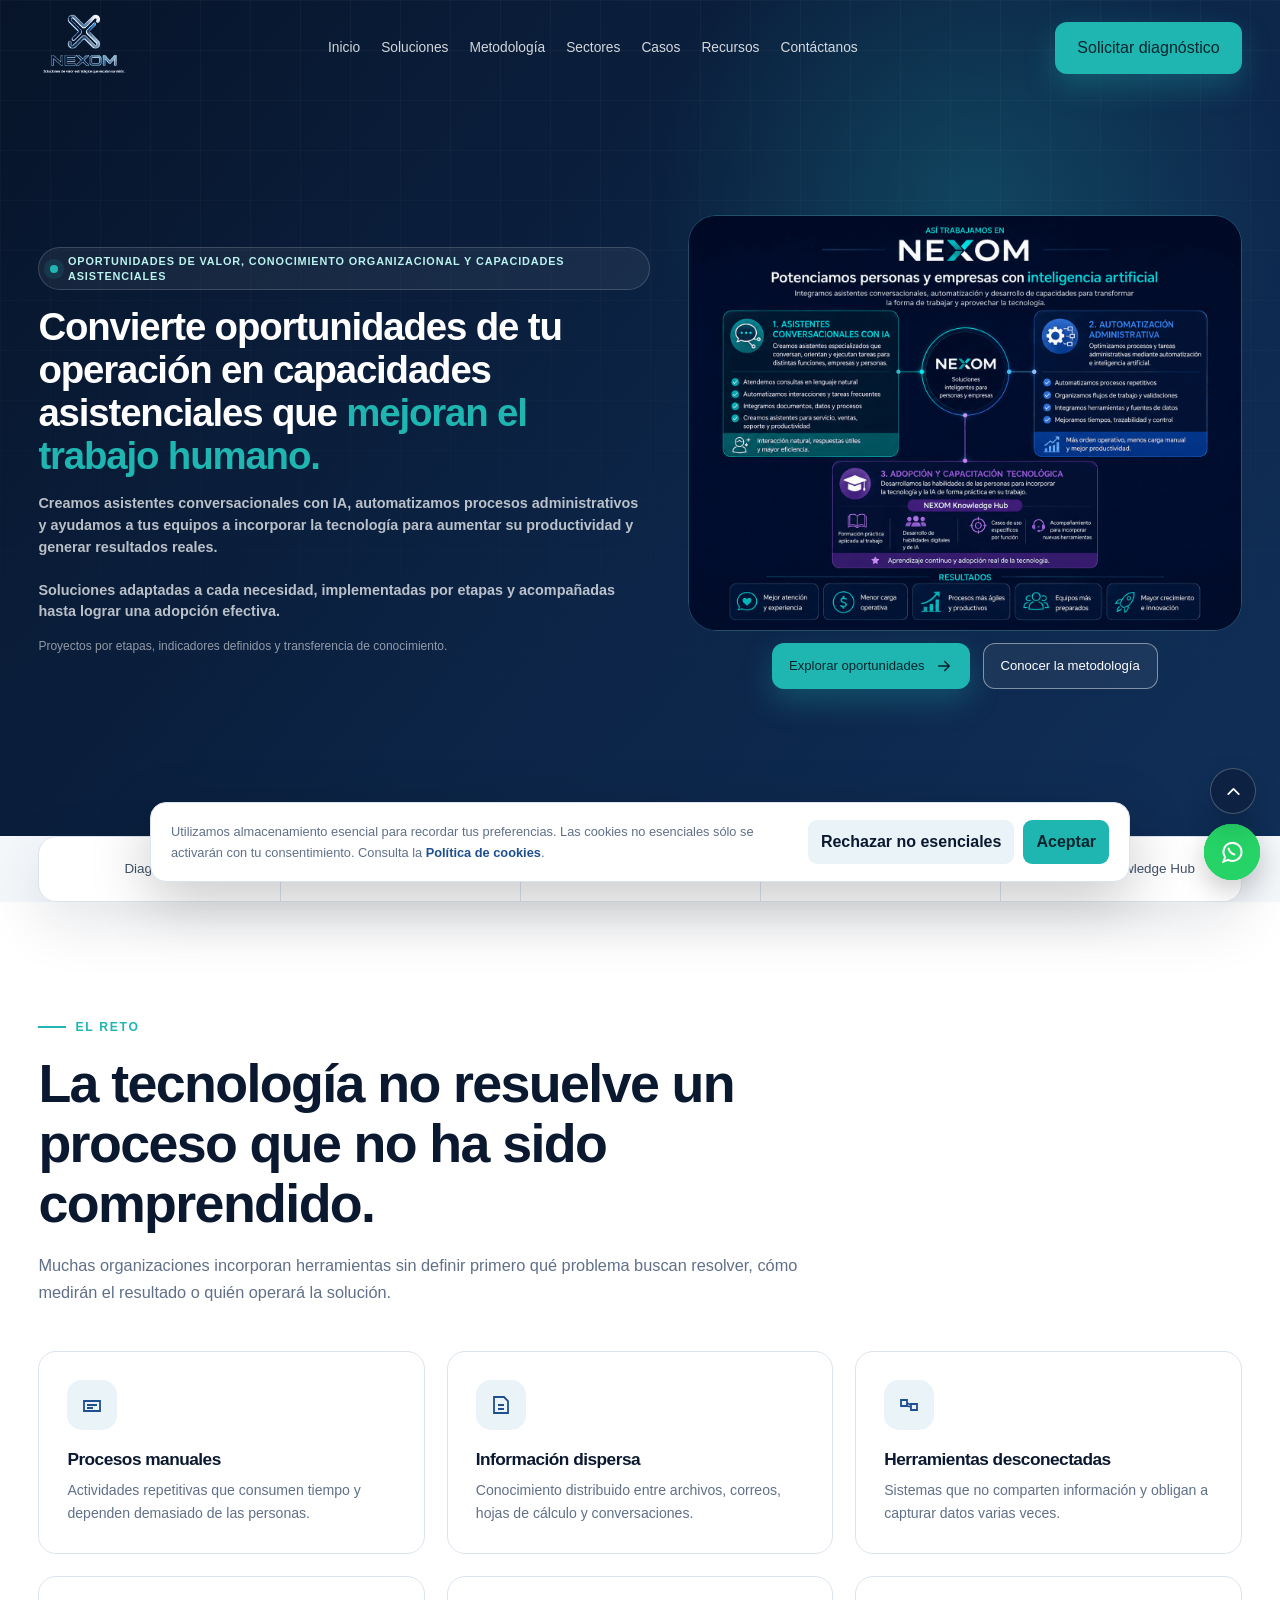
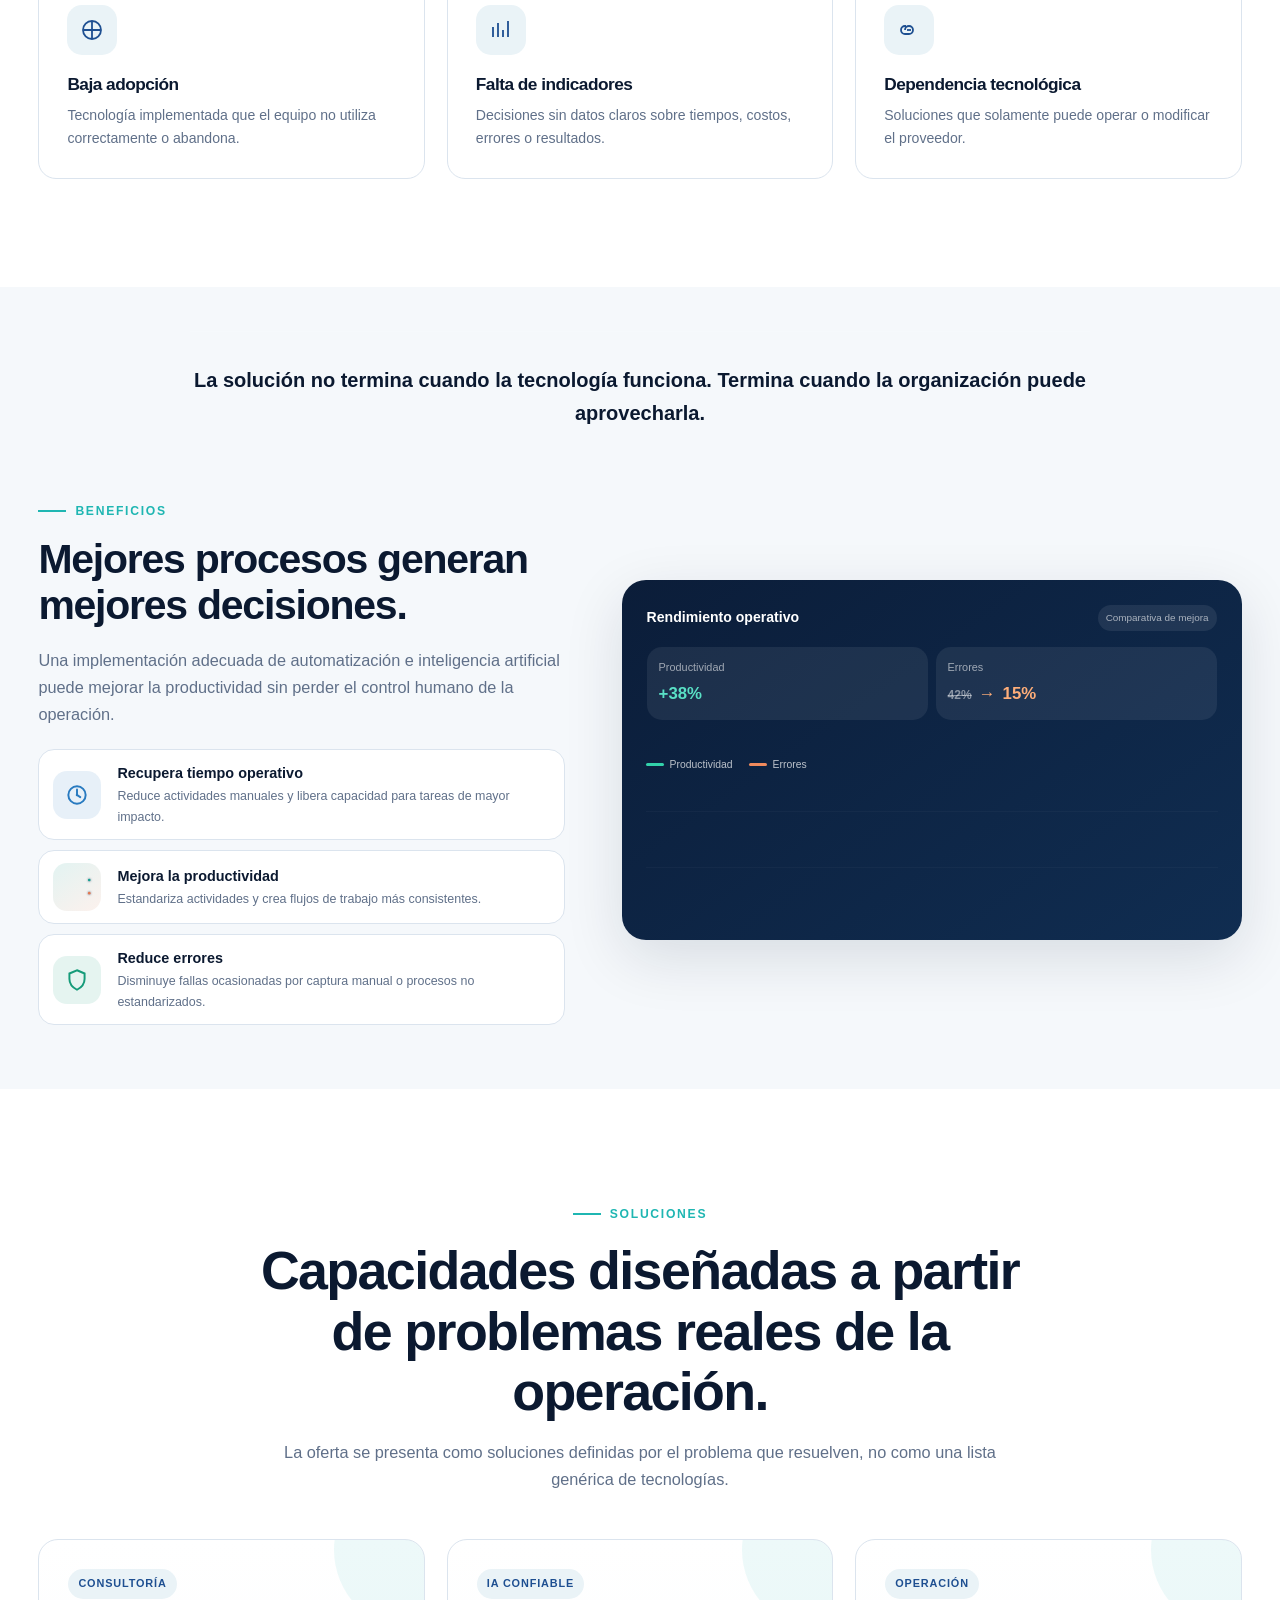
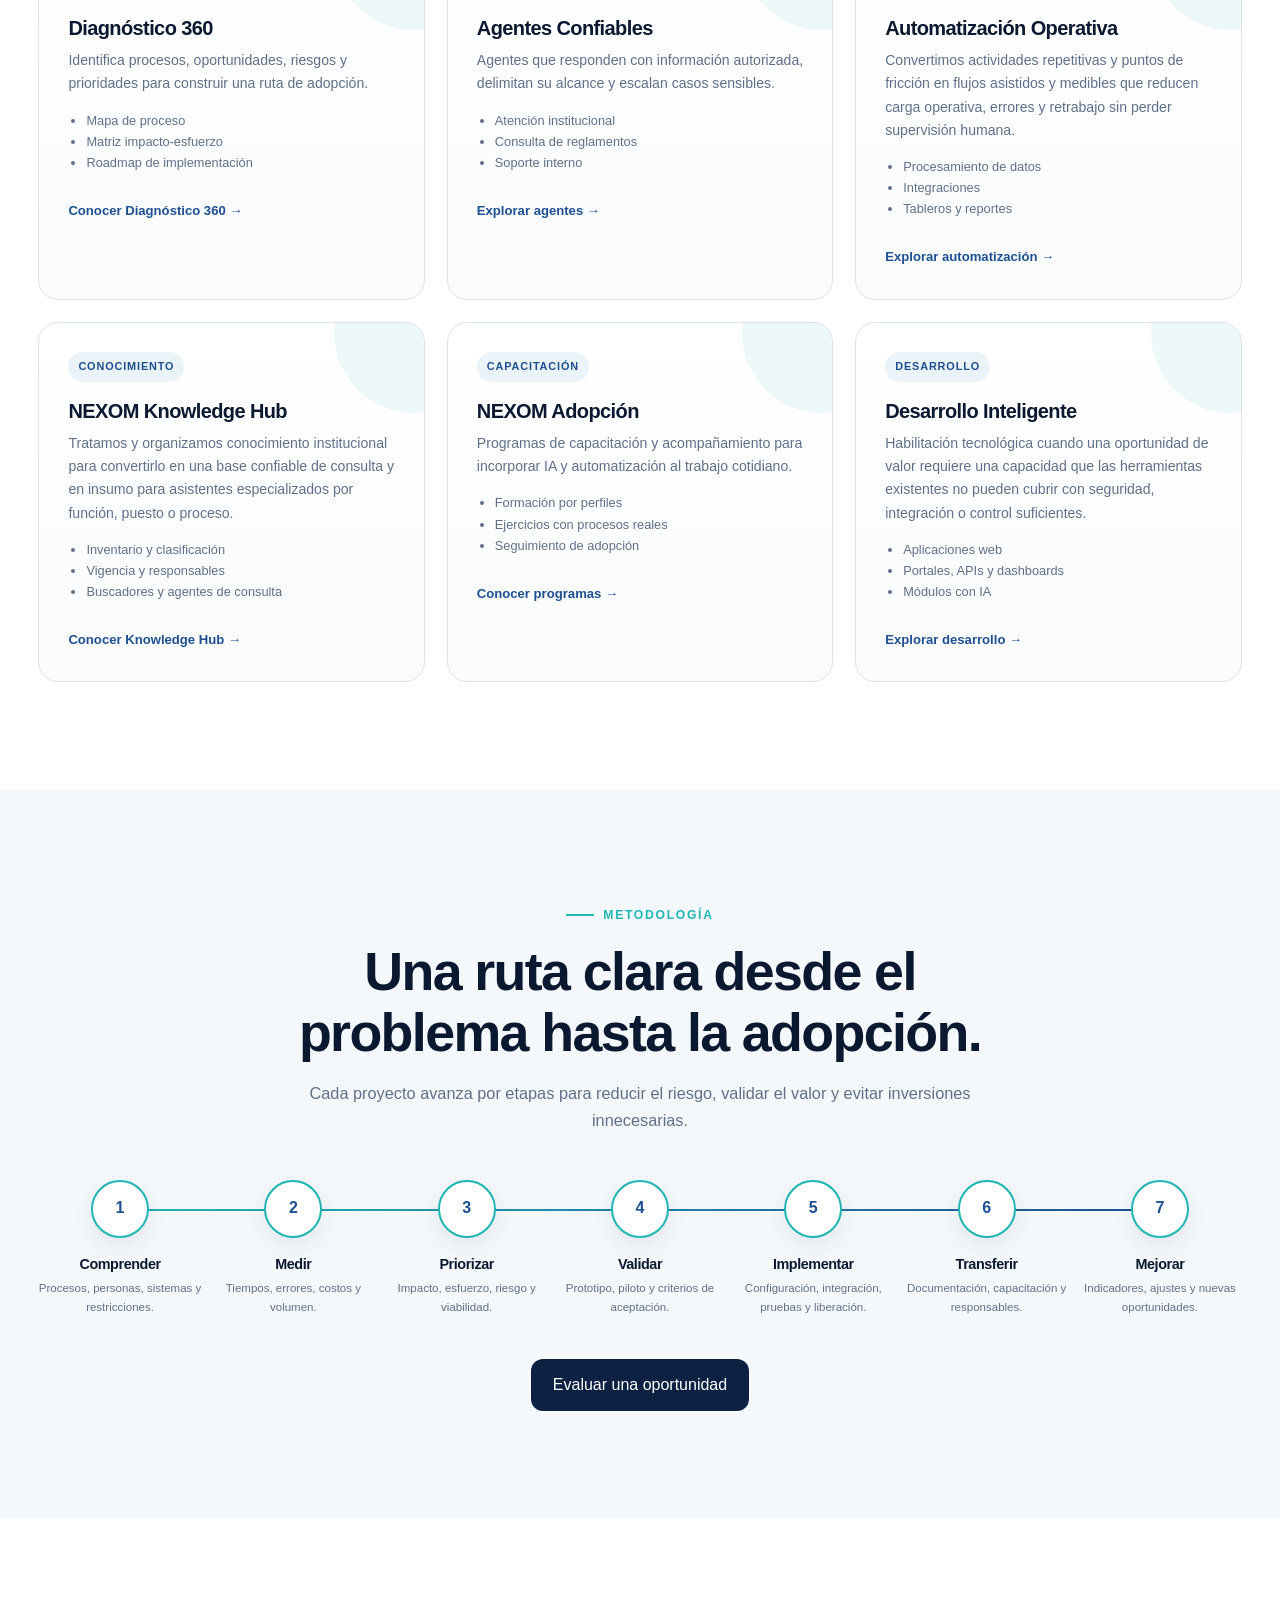
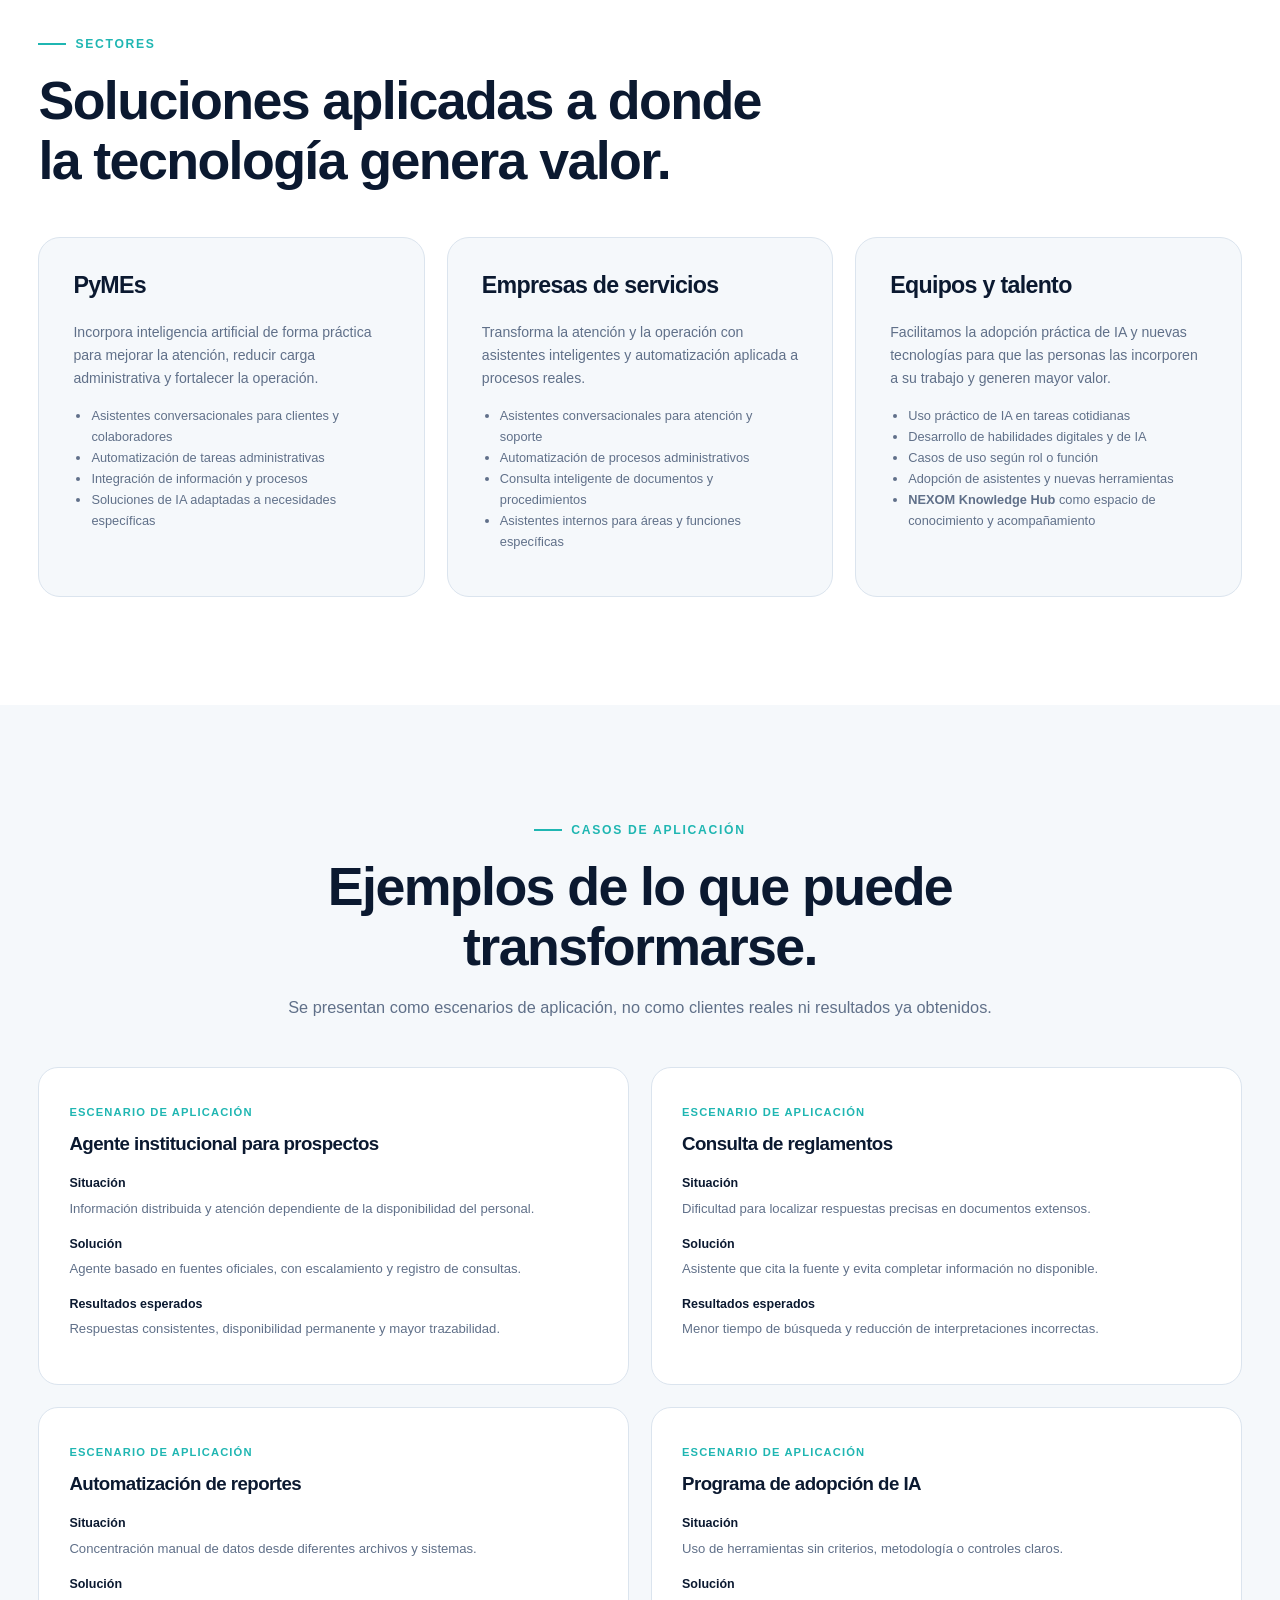
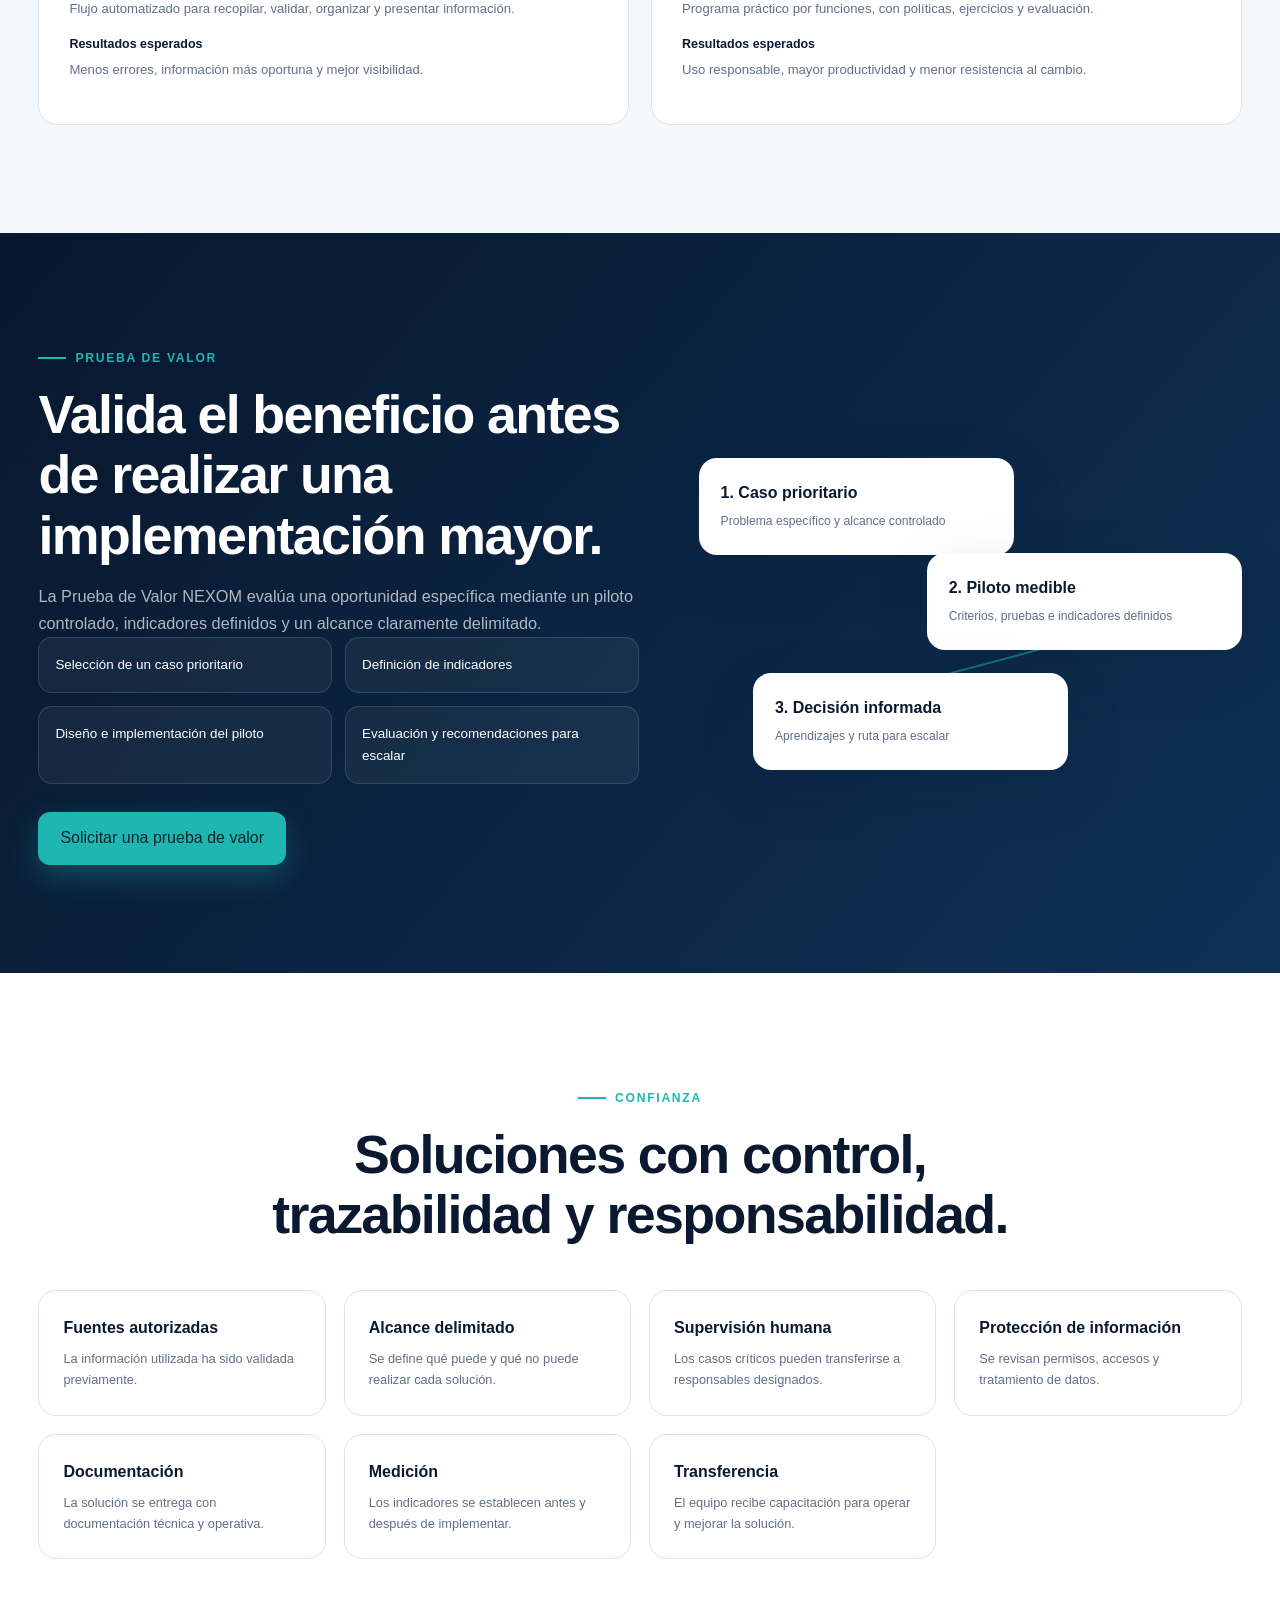
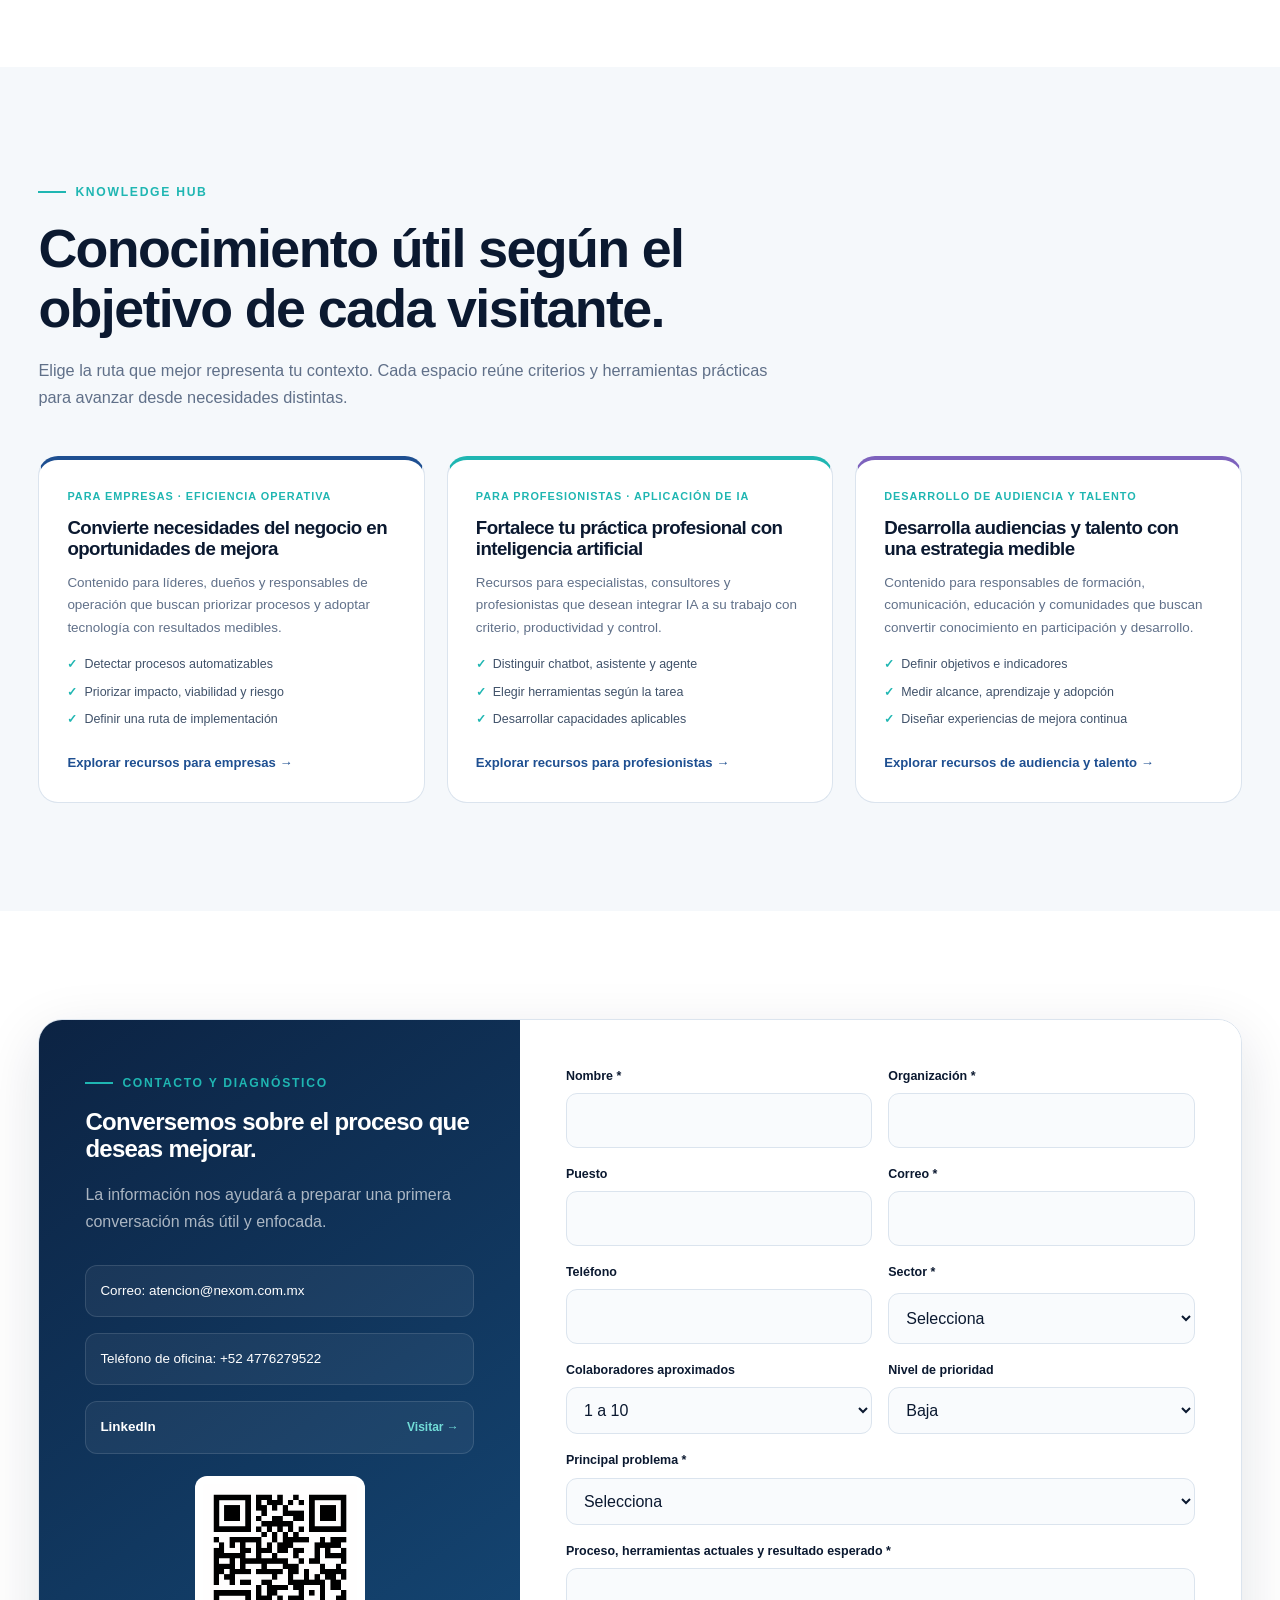
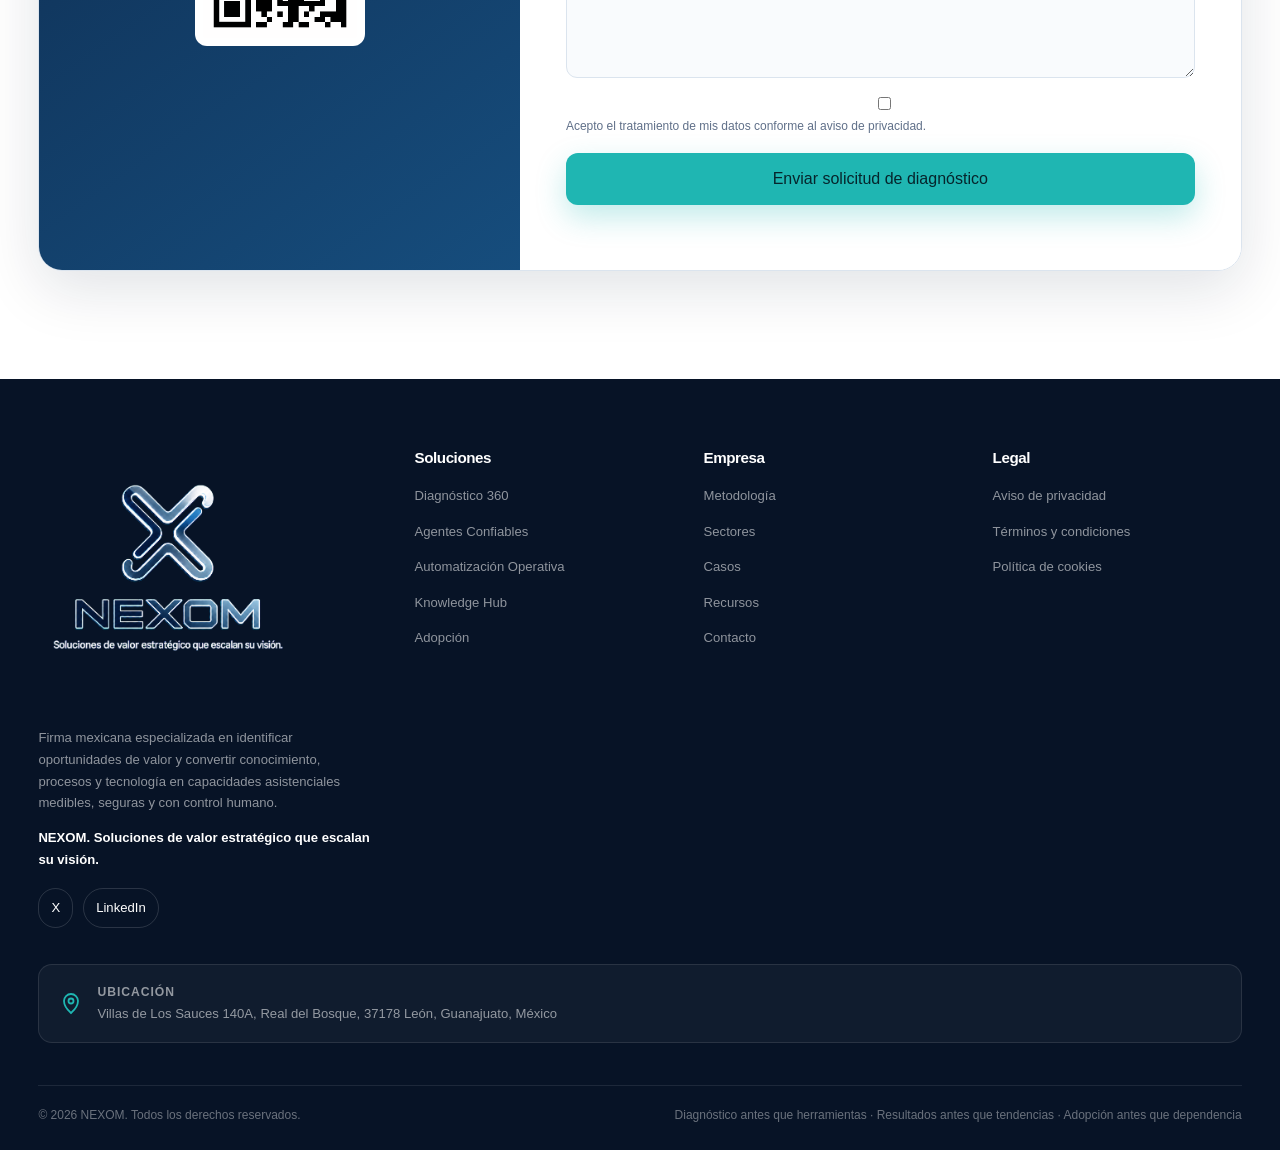
<file: index.html>
<!doctype html>
<html lang="es">
<head>
  <meta charset="utf-8">
  <meta name="viewport" content="width=device-width,initial-scale=1">
  <title>NEXOM | Inteligencia artificial y automatización operativa</title>
  <meta name="description" content="Consultoría, inteligencia artificial, automatización, agentes inteligentes y capacitación para transformar procesos y conocimiento empresarial.">
  <meta name="robots" content="index,follow">
  <link rel="icon" href="images/logo_nexom_hd_transparente_v2.png" type="image/png">
  <meta property="og:title" content="NEXOM | Inteligencia aplicada a la operación">
  <meta property="og:description" content="Transformamos procesos y conocimiento empresarial en operaciones inteligentes, medibles y sostenibles.">
  <meta property="og:type" content="website">
  <meta property="og:locale" content="es_MX">
  <meta property="og:url" content="https://nexom.com.mx/">
  <style>
    :root{--ink:#0b1930;--navy:#0d2242;--blue:#1e4f91;--cyan:#1fb6b2;--cyan2:#72ddd8;--paper:#f5f8fb;--white:#fff;--muted:#607089;--line:#dbe4ee;--soft:#eaf3f7;--danger:#b33c4a;--shadow:0 18px 60px rgba(11,25,48,.12);--radius:22px;--max:1200px}
    *{box-sizing:border-box} html{scroll-behavior:smooth;scroll-padding-top:92px} body{margin:0;background:var(--paper);color:var(--ink);font-family:Inter,"Segoe UI",Arial,sans-serif;line-height:1.65} body.menu-open{overflow:hidden} a{color:inherit;text-decoration:none} img,svg{display:block;max-width:100%} button,input,textarea,select{font:inherit} button{border:0} h1,h2,h3,p{margin-top:0} h1,h2,h3{line-height:1.12;letter-spacing:-.03em} section{padding:108px 0;position:relative}.container{width:100%;padding-inline:clamp(20px,3vw,56px);margin:auto}.eyebrow{display:inline-flex;gap:9px;align-items:center;color:var(--cyan);font-weight:800;letter-spacing:.14em;text-transform:uppercase;font-size:.76rem;margin-bottom:16px}.eyebrow:before{content:"";width:28px;height:2px;background:currentColor}.section-head{max-width:760px;margin-bottom:46px}.section-head.center{text-align:center;margin-inline:auto}.section-title{font-size:clamp(2rem,4.2vw,3.65rem);margin-bottom:18px}.section-text{color:var(--muted);font-size:1.02rem;margin-bottom:0}.accent{color:var(--cyan)}.btn{display:inline-flex;align-items:center;justify-content:center;gap:10px;min-height:52px;padding:13px 22px;border-radius:12px;font-weight:800;transition:.25s ease;cursor:pointer}.btn:hover{transform:translateY(-3px)}.btn-primary{background:var(--cyan);color:#06252c;box-shadow:0 12px 30px rgba(31,182,178,.28)}.btn-primary:hover{background:var(--cyan2)}.btn-outline{border:1px solid rgba(255,255,255,.45);color:#fff;background:rgba(255,255,255,.06)}.btn-dark{background:var(--navy);color:#fff}.btn svg{width:18px;height:18px}.skip{position:fixed;z-index:9999;top:8px;left:8px;background:#fff;color:#000;padding:10px 14px;transform:translateY(-150%)}.skip:focus{transform:none}
    .header{position:fixed;inset:0 0 auto;z-index:1000;height:200px;transition:.25s}.header.scrolled{height:68px;background:rgba(255,255,255,.94);border-bottom:1px solid var(--line);box-shadow:0 8px 30px rgba(11,25,48,.08);backdrop-filter:blur(16px)}.nav-wrap{height:100%;display:flex;align-items:center;justify-content:space-between;gap:22px}.brand{display:flex;align-items:center;color:#fff}.brand-logo{width:68px;height:68px;object-fit:contain;transition:.25s ease}.header.scrolled .brand-logo{width:58px;height:58px}.nav{display:flex;align-items:center;gap:3px}.nav a{color:rgba(255,255,255,.82);padding:11px 9px;font-size:.86rem;font-weight:700}.header.scrolled .nav a{color:var(--muted)}.nav a:hover{color:var(--cyan)}.nav-actions{display:flex;align-items:center;gap:10px}.menu-btn{display:none;width:42px;height:42px;border-radius:50%;background:rgba(255,255,255,.1);color:#fff;place-items:center}.header.scrolled .menu-btn{background:var(--soft);color:var(--navy)}
    .hero{min-height:100svh;padding:150px 0 90px;display:grid;align-items:center;overflow:hidden;background:radial-gradient(circle at 76% 24%,rgba(31,182,178,.22),transparent 27%),linear-gradient(130deg,#071429 0%,#0c2446 54%,#102f58 100%);color:#fff}.hero:after{content:"";position:absolute;inset:0;background-image:linear-gradient(rgba(255,255,255,.03) 1px,transparent 1px),linear-gradient(90deg,rgba(255,255,255,.03) 1px,transparent 1px);background-size:50px 50px;mask-image:linear-gradient(to bottom,#000,transparent)}.hero-grid{position:relative;z-index:2;display:grid;grid-template-columns:1.02fr .98fr;gap:70px;align-items:center}.hero-kicker{display:inline-flex;gap:10px;align-items:center;padding:8px 13px;border:1px solid rgba(255,255,255,.16);border-radius:999px;background:rgba(255,255,255,.06);color:#baf3ef;font-size:.77rem;font-weight:800;letter-spacing:.08em;text-transform:uppercase;margin-bottom:24px}.hero-kicker i{width:8px;height:8px;border-radius:50%;background:var(--cyan);box-shadow:0 0 0 6px rgba(31,182,178,.13)}.hero h1{font-size:clamp(3rem,6vw,5.7rem);margin-bottom:24px}.hero p{color:rgba(255,255,255,.72);font-size:clamp(1.03rem,1.7vw,1.2rem);max-width:680px;margin-bottom:32px}.hero-actions{display:flex;flex-wrap:wrap;gap:13px}.hero-micro{margin-top:24px;color:rgba(255,255,255,.55);font-size:.84rem}.operation-map{position:relative;min-height:560px}.map-stage{position:absolute;inset:30px 0 0 20px;border:1px solid rgba(255,255,255,.14);border-radius:28px;background:rgba(255,255,255,.06);box-shadow:0 35px 90px rgba(0,0,0,.28);backdrop-filter:blur(10px);overflow:hidden}.map-stage:before{content:"";position:absolute;inset:0;background:radial-gradient(circle at 50% 50%,rgba(31,182,178,.14),transparent 48%)}.map-title{position:absolute;left:24px;top:22px;font-size:.76rem;color:#a8d9df;text-transform:uppercase;letter-spacing:.13em}.node{position:absolute;z-index:2;min-width:132px;padding:14px 15px;background:rgba(255,255,255,.96);color:var(--ink);border-radius:16px;box-shadow:0 15px 35px rgba(0,0,0,.2)}.node strong{display:block;font-size:.86rem}.node span{font-size:.7rem;color:var(--muted)}.node svg{width:24px;height:24px;color:var(--cyan);margin-bottom:8px}.node-doc{left:8%;top:22%}.node-team{left:8%;bottom:15%}.node-system{right:7%;top:17%}.node-agent{right:7%;bottom:14%}.core{position:absolute;z-index:3;left:50%;top:52%;width:170px;height:170px;border-radius:50%;transform:translate(-50%,-50%);display:grid;place-items:center;text-align:center;background:linear-gradient(145deg,var(--cyan),#2c79bb);box-shadow:0 0 0 18px rgba(31,182,178,.1),0 20px 55px rgba(0,0,0,.3)}.core strong{font-size:1.05rem}.core span{display:block;font-size:.7rem;color:rgba(255,255,255,.74)}.line{position:absolute;z-index:1;height:2px;background:linear-gradient(90deg,rgba(114,221,216,.25),var(--cyan),rgba(114,221,216,.25));transform-origin:left}.l1{width:38%;left:22%;top:39%;transform:rotate(13deg)}.l2{width:38%;left:22%;top:67%;transform:rotate(-12deg)}.l3{width:34%;left:51%;top:39%;transform:rotate(-13deg)}.l4{width:34%;left:51%;top:67%;transform:rotate(12deg)}.metric-badge{position:absolute;z-index:4;right:-10px;top:0;background:#fff;color:var(--ink);padding:15px 17px;border-radius:16px;box-shadow:var(--shadow);animation:float 5s ease-in-out infinite}.metric-badge strong{display:block}.metric-badge span{font-size:.72rem;color:var(--muted)}@keyframes float{50%{transform:translateY(-10px)}}
    .trust-band{padding:0;margin-top:-34px;z-index:4}.trust-row{display:grid;grid-template-columns:repeat(6,1fr);background:#fff;border:1px solid var(--line);box-shadow:var(--shadow);border-radius:18px;overflow:hidden}.trust-row span{padding:22px 14px;text-align:center;font-size:.78rem;font-weight:800;color:#40526a}.trust-row span+span{border-left:1px solid var(--line)}
    .problems{background:#fff}.cards-6{display:grid;grid-template-columns:repeat(3,1fr);gap:22px}.problem{padding:28px;border:1px solid var(--line);border-radius:18px;background:#fff;transition:.25s}.problem:hover{transform:translateY(-7px);box-shadow:var(--shadow);border-color:rgba(31,182,178,.45)}.icon-box{width:50px;height:50px;border-radius:15px;display:grid;place-items:center;background:var(--soft);color:var(--blue);margin-bottom:20px}.icon-box svg{width:24px;height:24px}.problem h3{font-size:1.08rem;margin-bottom:9px}.problem p{font-size:.88rem;color:var(--muted);margin-bottom:0}
    .pillars{background:var(--navy);color:#fff;overflow:hidden}.pillars .section-title{color:#fff}.pillars .section-text{color:rgba(255,255,255,.65)}.pillar-system{display:grid;grid-template-columns:1fr 1.2fr 1fr;gap:28px;align-items:center}.pillar-card{padding:30px;border:1px solid rgba(255,255,255,.12);border-radius:20px;background:rgba(255,255,255,.05)}.pillar-card h3{margin-bottom:10px}.pillar-card p{margin:0;color:rgba(255,255,255,.62);font-size:.9rem}.pillar-center{position:relative;min-height:340px;display:grid;place-items:center}.ring{position:absolute;border:1px solid rgba(114,221,216,.24);border-radius:50%}.r1{width:300px;height:300px}.r2{width:230px;height:230px}.r3{width:160px;height:160px}.center-mark{width:112px;height:112px;border-radius:50%;display:grid;place-items:center;text-align:center;background:linear-gradient(145deg,var(--cyan),#2b78bb);box-shadow:0 0 0 18px rgba(31,182,178,.08)}.center-mark strong{font-size:.9rem}.pillar-quote{max-width:900px;margin:44px auto 0;padding-top:32px;border-top:1px solid rgba(255,255,255,.12);text-align:center;font-size:1.25rem;font-weight:700}
    .outcomes{background:var(--paper)}.dashboard{display:grid;grid-template-columns:1.1fr .9fr;gap:24px}.dash-main,.dash-side{background:#fff;border:1px solid var(--line);border-radius:22px;box-shadow:0 12px 35px rgba(11,25,48,.06)}.dash-main{padding:32px}.dash-head{display:flex;justify-content:space-between;gap:20px;align-items:center;margin-bottom:28px}.dash-label{font-size:.78rem;color:var(--muted)}.dash-bars{display:grid;gap:18px}.dash-bar{display:grid;grid-template-columns:170px 1fr;gap:18px;align-items:center;font-size:.84rem;font-weight:700}.track{height:12px;border-radius:999px;background:#edf2f6;overflow:hidden}.fill{height:100%;border-radius:inherit;background:linear-gradient(90deg,var(--cyan),var(--blue))}.dash-note{margin-top:24px;color:var(--muted);font-size:.78rem}.dash-side{padding:28px;display:grid;gap:14px}.outcome-item{padding:17px;border-radius:15px;background:var(--soft);display:flex;gap:13px;align-items:center}.outcome-item i{width:10px;height:10px;border-radius:50%;background:var(--cyan)}.outcome-item strong{font-size:.86rem}.outcome-item span{display:block;color:var(--muted);font-size:.74rem}
    .solutions{background:#fff}.solution-grid{display:grid;grid-template-columns:repeat(3,1fr);gap:22px}.solution{position:relative;min-height:340px;padding:29px;border:1px solid var(--line);border-radius:20px;background:linear-gradient(180deg,#fff,#f9fbfd);transition:.25s;overflow:hidden}.solution:hover{transform:translateY(-8px);box-shadow:var(--shadow)}.solution:after{content:"";position:absolute;width:160px;height:160px;border-radius:50%;right:-70px;top:-70px;background:rgba(31,182,178,.08)}.tag{display:inline-flex;padding:6px 10px;border-radius:999px;background:var(--soft);color:var(--blue);font-size:.68rem;font-weight:800;text-transform:uppercase;letter-spacing:.08em;margin-bottom:18px}.solution h3{font-size:1.25rem;margin-bottom:10px}.solution p{color:var(--muted);font-size:.88rem}.solution ul{padding-left:18px;color:var(--muted);font-size:.8rem}.solution a{display:inline-flex;gap:8px;align-items:center;color:var(--blue);font-weight:800;font-size:.82rem;margin-top:14px}.solution.featured{background:linear-gradient(145deg,#0e284b,#133d6b);color:#fff;border-color:transparent}.solution.featured p,.solution.featured ul{color:rgba(255,255,255,.65)}.solution.featured .tag{background:rgba(114,221,216,.13);color:#aaf0ec}.solution.featured a{color:#8fe6e1}
    .method{background:var(--paper)}.timeline{display:grid;grid-template-columns:repeat(7,1fr);gap:10px;position:relative}.timeline:before{content:"";position:absolute;left:6%;right:6%;top:29px;height:2px;background:linear-gradient(90deg,var(--cyan),var(--blue))}.step{position:relative;z-index:2;text-align:center}.step-num{width:58px;height:58px;border-radius:50%;margin:0 auto 18px;display:grid;place-items:center;background:#fff;border:2px solid var(--cyan);font-weight:900;color:var(--blue);box-shadow:0 8px 24px rgba(11,25,48,.08)}.step h3{font-size:.9rem;margin-bottom:7px}.step p{font-size:.72rem;color:var(--muted);margin:0}.method-close{text-align:center;margin-top:42px;color:var(--muted)}
    .sectors{background:#fff}.sector-grid{display:grid;grid-template-columns:1.35fr 1fr 1fr;gap:22px}.sector{padding:34px;border-radius:22px;border:1px solid var(--line);background:var(--paper);min-height:320px}.sector.education{background:linear-gradient(145deg,#0c2446,#164c7f);color:#fff}.sector.education p,.sector.education li{color:rgba(255,255,255,.66)}.sector h3{font-size:1.45rem}.sector p{color:var(--muted);font-size:.88rem}.sector ul{padding-left:18px;color:var(--muted);font-size:.8rem}
    .cases{background:var(--paper)}.case-grid{display:grid;grid-template-columns:repeat(2,1fr);gap:22px}.case{padding:30px;border:1px solid var(--line);border-radius:20px;background:#fff}.case-badge{color:var(--cyan);font-size:.7rem;text-transform:uppercase;letter-spacing:.1em;font-weight:900}.case h3{margin:10px 0 18px}.case-block{margin-bottom:14px}.case-block strong{display:block;font-size:.78rem}.case-block p{font-size:.82rem;color:var(--muted);margin:4px 0 0}
    .pov{background:linear-gradient(130deg,#08172d,#0e3156);color:#fff}.pov-grid{display:grid;grid-template-columns:1.05fr .95fr;gap:60px;align-items:center}.pov .section-title{color:#fff}.pov .section-text{color:rgba(255,255,255,.68)}.pov-list{display:grid;grid-template-columns:1fr 1fr;gap:13px}.pov-item{padding:16px;border:1px solid rgba(255,255,255,.13);border-radius:14px;background:rgba(255,255,255,.05);font-size:.84rem}.pov-visual{position:relative;min-height:380px}.pov-card{position:absolute;padding:22px;border-radius:18px;background:#fff;color:var(--ink);box-shadow:var(--shadow)}.pov-card strong{display:block}.pov-card span{font-size:.76rem;color:var(--muted)}.p1{left:0;top:12%;width:58%}.p2{right:0;top:37%;width:58%}.p3{left:10%;bottom:6%;width:58%}.pov-line{position:absolute;height:2px;background:var(--cyan);opacity:.55}.pl1{left:42%;top:40%;width:30%;transform:rotate(20deg)}.pl2{left:35%;top:66%;width:34%;transform:rotate(-15deg)}
    .trust-principles{background:#fff}.principle-grid{display:grid;grid-template-columns:repeat(4,1fr);gap:18px}.principle{padding:24px;border:1px solid var(--line);border-radius:18px}.principle strong{display:block;margin-bottom:7px}.principle p{font-size:.8rem;color:var(--muted);margin:0}
    .resources{background:var(--paper)}.article-grid{display:grid;grid-template-columns:repeat(3,1fr);gap:22px}.article{display:flex;flex-direction:column;padding:28px;border-radius:20px;background:#fff;border:1px solid var(--line);transition:transform .25s ease,box-shadow .25s ease,border-color .25s ease}.article:hover{transform:translateY(-5px);box-shadow:var(--shadow);border-color:rgba(31,182,178,.4)}.article-meta{font-size:.68rem;color:var(--cyan);font-weight:900;text-transform:uppercase;letter-spacing:.09em}.article h3{margin:12px 0}.article p{font-size:.84rem;color:var(--muted)}.article-focus{display:grid;gap:7px;margin:2px 0 22px;padding:0;list-style:none;color:#40526a;font-size:.78rem}.article-focus li{position:relative;padding-left:17px}.article-focus li:before{content:"✓";position:absolute;left:0;color:var(--cyan);font-weight:900}.article a{margin-top:auto;font-size:.82rem;color:var(--blue);font-weight:800}.article:nth-child(1){border-top:4px solid #1e4f91}.article:nth-child(2){border-top:4px solid #1fb6b2}.article:nth-child(3){border-top:4px solid #7d62bd}
    .contact{background:#fff}.contact-wrap{display:grid;grid-template-columns:.8fr 1.2fr;border:1px solid var(--line);border-radius:24px;overflow:hidden;box-shadow:var(--shadow)}.contact-info{padding:46px;background:linear-gradient(145deg,#0c2343,#164d7d);color:#fff}.contact-info p{color:rgba(255,255,255,.65)}.contact-info ul{display:grid;gap:16px;margin-top:30px;padding:0;list-style:none}.contact-info li{padding:14px;border:1px solid rgba(255,255,255,.12);border-radius:12px;background:rgba(255,255,255,.05);font-size:.84rem}.form{padding:46px;background:#fff}.form-grid{display:grid;grid-template-columns:1fr 1fr;gap:16px}.field{display:grid;gap:7px}.field.full{grid-column:1/-1}.field label{font-size:.78rem;font-weight:800}.field input,.field select,.field textarea{width:100%;border:1px solid var(--line);border-radius:11px;padding:13px;background:#f9fbfd;color:var(--ink);outline:0}.field textarea{min-height:110px;resize:vertical}.field input:focus,.field select:focus,.field textarea:focus{border-color:var(--cyan);box-shadow:0 0 0 4px rgba(31,182,178,.1)}.privacy{font-size:.75rem;color:var(--muted)}.form-message{margin-top:12px;font-size:.8rem;color:var(--cyan)}
    .footer{background:#071326;color:#fff;padding:70px 0 24px}.footer-grid{display:grid;grid-template-columns:1.35fr repeat(3,1fr);gap:40px}.footer h3{font-size:.95rem}.footer p,.footer a{color:rgba(255,255,255,.55);font-size:.82rem}.footer a:hover{color:#fff}.footer ul{padding:0;list-style:none;display:grid;gap:9px}.footer-bottom{margin-top:42px;padding-top:20px;border-top:1px solid rgba(255,255,255,.09);display:flex;justify-content:space-between;gap:20px;color:rgba(255,255,255,.4);font-size:.75rem}.whatsapp{position:fixed;right:20px;bottom:20px;z-index:500;width:54px;height:54px;border-radius:50%;display:grid;place-items:center;background:#25d366;color:#fff;box-shadow:0 14px 35px rgba(0,0,0,.24)}.whatsapp svg{width:25px;height:25px}.reveal{opacity:0;transform:translateY(28px);transition:.7s cubic-bezier(.22,1,.36,1)}.reveal.visible{opacity:1;transform:none}
    @media(max-width:1000px){.nav{display:none}.menu-btn{display:grid}.nav.open{display:flex;position:fixed;top:0;right:0;bottom:0;width:min(86%,390px);z-index:1100;background:#fff;flex-direction:column;align-items:stretch;padding:100px 28px 30px;box-shadow:-20px 0 60px rgba(0,0,0,.2)}.nav.open a{color:var(--ink);border-bottom:1px solid var(--line)}.hero-grid,.dashboard,.pov-grid,.contact-wrap{grid-template-columns:1fr}.operation-map{max-width:650px;margin:auto;width:100%}.cards-6,.solution-grid{grid-template-columns:repeat(2,1fr)}.pillar-system{grid-template-columns:1fr}.pillar-center{order:-1}.timeline{grid-template-columns:repeat(4,1fr);gap:25px}.timeline:before{display:none}.sector-grid{grid-template-columns:1fr 1fr}.sector.education{grid-column:1/-1}.principle-grid{grid-template-columns:repeat(2,1fr)}.footer-grid{grid-template-columns:1fr 1fr}.trust-row{grid-template-columns:repeat(3,1fr)}.trust-row span:nth-child(4){border-left:0}.trust-row span:nth-child(n+4){border-top:1px solid var(--line)}}
    @media(max-width:680px){section{padding:78px 0}.container{width:100%;padding-inline:14px}.nav-actions .btn{display:none}.hero{padding-top:125px}.hero h1{font-size:clamp(2.6rem,13vw,4rem)}.operation-map{min-height:460px}.map-stage{inset:18px 0 0}.node{min-width:110px;padding:11px}.core{width:125px;height:125px}.cards-6,.solution-grid,.case-grid,.article-grid,.sector-grid,.principle-grid,.footer-grid,.form-grid{grid-template-columns:1fr}.sector.education{grid-column:auto}.timeline{grid-template-columns:1fr;text-align:left}.step{display:grid;grid-template-columns:58px 1fr;gap:18px;text-align:left}.step-num{margin:0}.trust-row{grid-template-columns:1fr 1fr}.trust-row span:nth-child(odd){border-left:0}.trust-row span:nth-child(n+3){border-top:1px solid var(--line)}.pov-list{grid-template-columns:1fr}.contact-info,.form{padding:30px 22px}.footer-bottom{flex-direction:column}.metric-badge{display:none}}
    .linkedin-profile-link{display:flex;align-items:center;justify-content:space-between;gap:12px;color:#fff;font-weight:700}.linkedin-profile-link span{color:var(--cyan2);font-size:.75rem}.linkedin-profile-link:hover span{text-decoration:underline}.linkedin-qr-box{display:flex;justify-content:center;margin-top:22px}.linkedin-qr-box a{display:block;border-radius:12px;transition:transform .2s ease,box-shadow .2s ease}.linkedin-qr-box a:hover{transform:translateY(-3px);box-shadow:0 14px 32px rgba(0,0,0,.25)}.linkedin-qr-box a:focus-visible{outline:3px solid var(--cyan2);outline-offset:4px}.linkedin-qr-box img{width:170px;height:170px;padding:8px;border-radius:12px;background:#fff;object-fit:contain}.footer-location{cursor:pointer;text-decoration:none;transition:transform .2s ease,background-color .2s ease,border-color .2s ease}.footer-location:hover{transform:translateY(-3px);border-color:rgba(114,221,216,.38);background:rgba(31,182,178,.09);color:#fff}.footer-location:focus-visible{outline:3px solid var(--cyan);outline-offset:3px}.footer-location span{line-height:1.5}.back-to-top{position:fixed;right:24px;bottom:86px;z-index:500;display:grid;width:46px;height:46px;place-items:center;border:1px solid rgba(255,255,255,.24);border-radius:50%;background:var(--navy);color:#fff;box-shadow:0 12px 30px rgba(0,0,0,.2);transition:transform .2s ease,background-color .2s ease}.back-to-top:hover{transform:translateY(-3px);background:var(--blue)}.back-to-top:focus-visible{outline:3px solid var(--cyan);outline-offset:3px}.back-to-top svg{width:21px;height:21px}
    @media(prefers-reduced-motion:reduce){*{scroll-behavior:auto!important;animation:none!important;transition:none!important}.reveal{opacity:1;transform:none}}
    /* Ajustes solicitados en la revisión de versión 2 */
    .hero{min-height:calc(100svh - 52px);padding:112px 0 64px}.hero-grid{grid-template-columns:1fr 1fr;gap:44px}.hero-grid>*{min-width:0}.hero h1{font-size:clamp(2.8rem,4.4vw,4.35rem);overflow-wrap:break-word}.hero p{font-size:clamp(1rem,1.35vw,1.12rem)}.hero-kicker{max-width:100%;line-height:1.35}.hero-kicker span{min-width:0}.operation-map{min-height:auto;display:grid;place-items:center;margin:0 auto}.hero-visual{display:block;width:100%;height:auto;max-width:620px;aspect-ratio:auto;object-fit:contain;border-radius:28px;border:1px solid rgba(114,221,216,.22);box-shadow:0 32px 80px rgba(0,0,0,.34);mix-blend-mode:screen}
    .benefits-layout{display:grid;grid-template-columns:.78fr 1.22fr;gap:44px;align-items:stretch}.benefit-list{display:grid;gap:14px;margin-top:32px}.benefit-item{display:grid;grid-template-columns:48px 1fr;gap:16px;align-items:center;padding:17px 19px;border:1px solid var(--line);border-radius:16px;background:#fff}.benefit-icon{width:48px;height:48px;border-radius:14px;display:grid;place-items:center;background:var(--soft);color:var(--cyan)}.benefit-icon svg{width:23px;height:23px}.benefit-item strong{display:block;font-size:.9rem}.benefit-item span{display:block;color:var(--muted);font-size:.78rem}.performance-card{position:relative;min-height:470px;padding:34px;border-radius:24px;background:linear-gradient(145deg,#0b1d39,#102d51);color:#fff;overflow:hidden;box-shadow:var(--shadow)}.performance-head{display:flex;align-items:center;justify-content:space-between;gap:20px}.performance-head span{padding:7px 11px;border-radius:999px;background:rgba(255,255,255,.08);font-size:.7rem;color:rgba(255,255,255,.62)}.performance-stats{display:grid;grid-template-columns:repeat(3,1fr);gap:12px;margin-top:24px}.performance-stat{padding:17px;border-radius:15px;background:rgba(255,255,255,.07)}.performance-stat small{display:block;color:rgba(255,255,255,.58)}.performance-stat strong{display:block;margin-top:7px;font-size:1.35rem}.performance-chart{position:absolute;inset:auto 28px 30px;height:230px}.performance-chart:before{content:"";position:absolute;inset:0;background:repeating-linear-gradient(to bottom,transparent 0,transparent 55px,rgba(255,255,255,.06) 56px)}.performance-chart svg{position:absolute;inset:0;width:100%;height:100%}.performance-status{position:absolute;right:24px;bottom:24px;padding:15px 18px 15px 48px;border:1px solid rgba(114,221,216,.25);border-radius:15px;background:#17335d;font-size:.78rem;box-shadow:0 15px 32px rgba(0,0,0,.2)}.performance-status:before{content:"✓";position:absolute;left:15px;top:50%;transform:translateY(-50%);width:25px;height:25px;border-radius:50%;display:grid;place-items:center;background:rgba(31,182,178,.18);color:var(--cyan)}
    .solution:hover,.solution:focus-within{background:linear-gradient(145deg,#0e284b,#133d6b);color:#fff;border-color:transparent}.solution:hover p,.solution:hover ul,.solution:focus-within p,.solution:focus-within ul{color:rgba(255,255,255,.68)}.solution:hover .tag,.solution:focus-within .tag{background:rgba(114,221,216,.13);color:#aaf0ec}.solution:hover a,.solution:focus-within a{color:#8fe6e1}.sector{transition:.25s ease}.sector:hover{transform:translateY(-6px);border-color:rgba(31,182,178,.45);box-shadow:var(--shadow)}
    @media(max-width:1000px){.hero{min-height:auto}.hero-grid,.benefits-layout{grid-template-columns:1fr}.operation-map{max-width:720px}.performance-card{min-height:460px}}
    @media(max-width:680px){.hero{padding:100px 0 58px}.hero h1{font-size:clamp(2.3rem,10.8vw,2.75rem)}.hero-kicker{font-size:.67rem;align-items:flex-start}.hero-kicker i{flex:0 0 auto;margin-top:4px}.operation-map{display:grid}.hero p{font-size:.98rem}.hero-micro{margin-top:18px}.benefits-layout{gap:28px}.performance-card{min-height:430px;padding:24px}.performance-stats{grid-template-columns:1fr}.performance-stat{padding:11px 14px}.performance-stat small,.performance-stat strong{display:inline;font-size:.78rem}.performance-stat strong{margin-left:8px}.performance-chart{height:170px;inset:auto 18px 30px}.performance-status{right:14px;bottom:18px}.solution:hover{transform:none}}
    .hero-media{display:grid;gap:16px;min-width:0}.hero-media .hero-actions{justify-content:center}.hero-media .operation-map{width:100%;overflow:hidden;border-radius:28px}.hero-visual{cursor:zoom-in;transition:transform .35s ease,box-shadow .35s ease;transform-origin:center center}.hero-image-modal{position:fixed;inset:0;z-index:9999;display:none;align-items:center;justify-content:center;padding:20px;background:rgba(0,0,0,.85);backdrop-filter:blur(4px)}.hero-image-modal.open{display:grid}.hero-image-modal img{width:auto;height:auto;max-width:calc(100vw - 40px);max-height:calc(100vh - 40px);object-fit:contain;border-radius:24px;box-shadow:0 40px 90px rgba(0,0,0,.6);background:#080c15}.hero-image-modal .hero-image-close{position:absolute;top:18px;right:18px;width:42px;height:42px;display:grid;place-items:center;border-radius:50%;border:1px solid rgba(255,255,255,.25);background:rgba(0,0,0,.45);color:#fff;font-size:1.1rem;cursor:pointer;transition:.2s ease}.hero-image-modal .hero-image-close:hover{transform:translateY(-2px);background:rgba(255,255,255,.12)}.operation-map .hero-visual{transition:transform .35s ease,box-shadow .35s ease}@media(hover:hover) and (pointer:fine){.operation-map:hover .hero-visual{transform:scale(1.04);box-shadow:0 38px 90px rgba(0,0,0,.4)}}@media(prefers-reduced-motion:reduce){.operation-map .hero-visual{transition:none}.operation-map:hover .hero-visual{transform:none}}
    @media(max-width:680px){.hero-media .operation-map{display:grid}.hero-media .hero-actions{justify-content:flex-start}}
    /* Encuadre inicial: logo amplio y barra de capacidades completa dentro del viewport. */
    .header{height:96px}.brand-logo{width:92px;height:92px}.header.scrolled{height:72px}.header.scrolled .brand-logo{width:68px;height:68px}
    .hero{height:auto;min-height:calc(100svh - 64px);padding:92px 0 24px}.hero-grid{gap:38px}.hero h1{font-size:clamp(2.15rem,3vw,2.9rem);margin-bottom:16px}.hero p{font-size:clamp(.9rem,1.1vw,1.02rem);line-height:1.5;margin-bottom:0}.hero-kicker{margin-bottom:15px;padding:6px 11px;font-size:.68rem}.hero-micro{margin-top:14px;font-size:.75rem}.hero-media{gap:12px}.hero-visual{max-height:none}.hero-media .hero-actions .btn{min-height:46px;padding:10px 17px;font-size:.82rem}
    .trust-band{margin-top:0}.trust-row span{display:grid;place-items:center;min-height:64px;padding:10px 8px;font-size:clamp(.62rem,.78vw,.72rem);line-height:1.2}.footer .brand-logo{width:260px;height:260px}
    @media(max-height:760px) and (min-width:1001px){.hero{padding-top:82px;padding-bottom:18px}.hero h1{font-size:clamp(2.2rem,3.25vw,3.05rem)}.hero p{font-size:.88rem}.hero-visual{max-height:none}.hero-media .hero-actions .btn{min-height:42px;padding:8px 14px}.trust-row span{min-height:58px}}
    @media(max-width:1000px){.header{height:86px}.brand-logo{width:82px;height:82px}.hero{height:auto;min-height:auto;padding:88px 0 22px}.hero-grid{grid-template-columns:1fr;gap:22px}.hero h1{font-size:clamp(2.15rem,6vw,3rem)}.hero p{font-size:.9rem}.hero-media .operation-map{display:grid}.hero-media .hero-actions{justify-content:flex-start}.trust-row span{min-height:46px;padding:7px;font-size:.64rem}}
    @media(max-width:680px){.header{height:78px}.brand-logo{width:74px;height:74px}.header.scrolled{height:64px}.header.scrolled .brand-logo{width:60px;height:60px}.hero{height:auto;min-height:auto;padding:80px 0 24px}.hero-grid{gap:18px}.hero h1{font-size:clamp(1.75rem,8.2vw,2.15rem);line-height:1.06;margin-bottom:11px}.hero p{font-size:.78rem;line-height:1.4}.hero-kicker{margin-bottom:10px;padding:5px 8px;font-size:.56rem}.hero-micro{display:none}.hero-media{gap:12px}.hero-media .hero-actions{gap:8px}.hero-media .hero-actions .btn{min-height:40px;padding:8px 11px;font-size:.7rem}.trust-row span{min-height:34px;padding:5px;font-size:.56rem}.footer .brand-logo{width:220px;height:220px}}
    @media(max-height:620px) and (max-width:680px){.hero{padding-top:72px;padding-bottom:10px}.hero h1{font-size:1.62rem}.hero p{font-size:.72rem}.hero-kicker{font-size:.5rem}.hero-media .hero-actions .btn{min-height:36px;padding:6px 9px;font-size:.64rem}}
    body{overflow-x:hidden}.hero-grid,.hero-grid>*,.trust-row,.trust-row span{min-width:0}.hero h1,.trust-row span{overflow-wrap:anywhere;word-break:normal}
    /* Panel de rendimiento compacto. */
    .performance-card{max-width:520px;min-height:300px;height:300px;padding:20px}.performance-head{font-size:.88rem}.performance-head span{padding:5px 8px;font-size:.62rem}.performance-stats{gap:8px;margin-top:12px}.performance-stat{padding:9px 10px}.performance-stat small{font-size:.68rem}.performance-stat strong{margin-top:3px;font-size:1.05rem}.performance-chart{height:118px;inset:auto 20px 18px}.performance-status{right:14px;bottom:12px;padding:8px 10px 8px 34px;font-size:.66rem}.performance-status:before{left:8px;width:20px;height:20px}
    @media(max-width:1000px){.performance-card{max-width:520px;min-height:270px;height:270px;padding:18px}.performance-chart{height:96px;inset:auto 18px 16px}}
    @media(max-width:680px){.performance-card{max-width:100%;min-height:220px;height:220px;padding:14px}.performance-head{font-size:.74rem}.performance-stats{grid-template-columns:repeat(3,minmax(0,1fr));gap:5px;margin-top:8px}.performance-stat{padding:6px}.performance-stat small,.performance-stat strong{display:block;margin:0;font-size:.62rem}.performance-stat strong{font-size:.8rem}.performance-chart{height:72px;inset:auto 12px 12px}.performance-status{right:8px;bottom:7px;padding:6px 8px 6px 27px;font-size:.58rem}.performance-status:before{left:6px;width:16px;height:16px}}
    /* Beneficios compactos: el bloque completo cabe en un viewport estándar. */
    .outcomes{padding:64px 0}.outcomes .section-title{font-size:clamp(1.9rem,3.2vw,3rem)}.benefits-layout{grid-template-columns:.9fr 1.1fr;gap:32px;align-items:center}.benefit-list{gap:10px;margin-top:22px}.benefit-item{padding:12px 14px}.performance-card{width:100%;max-width:620px;min-height:360px;height:360px;padding:25px;justify-self:end}.performance-stats{margin-top:16px}.performance-stat{padding:12px}.performance-chart{height:160px;inset:auto 24px 24px}.performance-status{right:18px;bottom:18px;padding:11px 14px 11px 42px}
    /* Los tres sectores comparten exactamente la misma cuadrícula y dimensiones. */
    .sector-grid{grid-template-columns:repeat(3,minmax(0,1fr));grid-auto-rows:360px;align-items:stretch}.sector,.sector.education{width:100%;height:100%;min-height:0;overflow-wrap:anywhere}.sector.education{grid-column:auto}
    .social-links{display:flex;gap:10px;flex-wrap:wrap;margin-top:18px}.social-links a{display:inline-flex;align-items:center;justify-content:center;padding:8px 12px;border:1px solid rgba(255,255,255,.14);border-radius:999px;color:#fff}.footer-location{display:flex;align-items:center;gap:14px;margin-top:36px;padding:18px 20px;border:1px solid rgba(255,255,255,.1);border-radius:14px;background:rgba(255,255,255,.04)}.footer-location svg{width:24px;height:24px;flex:0 0 24px;color:var(--cyan)}.footer-location strong{display:block;margin-bottom:3px;font-size:.76rem;letter-spacing:.08em;text-transform:uppercase}.footer-location a{line-height:1.5}.footer-location a:hover{color:var(--cyan)}.cookie-banner{position:fixed;left:20px;right:20px;bottom:18px;z-index:1500;display:none;align-items:center;justify-content:space-between;gap:18px;max-width:980px;margin:auto;padding:17px 20px;border:1px solid var(--line);border-radius:16px;background:#fff;color:var(--ink);box-shadow:0 18px 60px rgba(0,0,0,.22)}.cookie-banner.is-visible{display:flex}.cookie-banner p{margin:0;font-size:.8rem;color:var(--muted)}.cookie-banner a{color:var(--blue);font-weight:800}.cookie-actions{display:flex;gap:9px;flex:0 0 auto}.cookie-actions button{padding:9px 13px;border-radius:9px;cursor:pointer;font-weight:800}.cookie-accept{background:var(--cyan);color:#06252c}.cookie-reject{background:var(--soft);color:var(--ink)}
    @media(max-width:1000px){.outcomes{padding:54px 0}.benefits-layout{gap:24px}.performance-card{justify-self:center;max-width:680px;min-height:330px;height:330px}.sector-grid{grid-template-columns:1fr;grid-auto-rows:340px}.sector,.sector.education{grid-column:auto}.footer-grid{grid-template-columns:1fr 1fr}}
    @media(max-width:680px){.outcomes{padding:40px 0}.outcomes .section-title{font-size:1.75rem;margin-bottom:12px}.outcomes .section-text{font-size:.85rem}.benefits-layout{gap:20px}.benefit-list{gap:7px;margin-top:16px}.benefit-item{grid-template-columns:38px 1fr;gap:10px;padding:9px 11px}.benefit-icon{width:38px;height:38px}.benefit-item strong{font-size:.78rem}.benefit-item span{font-size:.68rem}.performance-card{min-height:280px;height:280px;padding:18px}.performance-head{font-size:.8rem}.performance-stats{gap:6px;margin-top:10px}.performance-stat{padding:8px 10px}.performance-chart{height:112px;inset:auto 16px 18px}.performance-status{right:12px;bottom:12px;padding:8px 10px 8px 35px;font-size:.66rem}.performance-status:before{left:9px;width:21px;height:21px}.sector-grid{grid-auto-rows:340px}.sector{padding:24px}.cookie-banner{left:10px;right:10px;bottom:10px;max-width:calc(100vw - 20px);align-items:stretch;flex-direction:column}.cookie-actions{width:100%;min-width:0}.cookie-actions button{flex:1;min-width:0;white-space:normal}}
    /* Beneficios: iconos ampliados y gráfica comparativa animada. */
    .benefit-item{grid-template-columns:48px 1fr}.benefit-icon{width:48px;height:48px;border-radius:14px}.benefit-icon svg{width:26px;height:26px}.benefit-icon .benefit-sparkline{width:28px;height:24px;overflow:visible}.sparkline-line{fill:none;stroke-width:2.4;stroke-linecap:round;stroke-linejoin:round;stroke-dasharray:48;stroke-dashoffset:48}.sparkline-productivity{stroke:#149f91}.sparkline-errors{stroke:#e37850}.outcomes.benefits-animated .sparkline-line{animation:draw-sparkline 1.8s cubic-bezier(.22,1,.36,1) forwards}.outcomes.benefits-animated .sparkline-errors{animation-delay:.12s}.performance-stats{grid-template-columns:repeat(2,minmax(0,1fr))}.performance-stat.productivity strong{color:#59e0c5}.performance-stat.errors strong{color:#ffae79}.metric-value{display:flex!important;align-items:baseline;gap:7px}.metric-origin{font-size:.72em;color:rgba(255,255,255,.48);text-decoration:line-through}.performance-chart{display:grid;grid-template-rows:auto 1fr;gap:7px}.chart-legend{position:relative;z-index:2;display:flex;gap:16px;align-items:center;font-size:.65rem;color:rgba(255,255,255,.72)}.chart-legend span{display:inline-flex;align-items:center;gap:6px}.chart-legend i{width:18px;height:3px;border-radius:999px}.chart-legend .productivity-key{background:#32d1aa}.chart-legend .errors-key{background:#f08a5d}.performance-chart .comparison-chart{position:relative;inset:auto;width:100%;height:100%;overflow:visible}.chart-line{fill:none;stroke-width:6;stroke-linecap:round;stroke-linejoin:round;stroke-dasharray:900;stroke-dashoffset:900}.productivity-line{stroke:#32d1aa}.errors-line{stroke:#f08a5d}.chart-dot{opacity:0}.productivity-dot{fill:#59e0c5}.errors-dot{fill:#ffae79}.performance-card.is-animated .chart-line{animation:draw-comparison 1.8s cubic-bezier(.22,1,.36,1) forwards}.performance-card.is-animated .chart-dot{animation:show-chart-dot .3s ease 1.55s forwards}@keyframes draw-sparkline{to{stroke-dashoffset:0}}@keyframes draw-comparison{to{stroke-dashoffset:0}}@keyframes show-chart-dot{to{opacity:1}}
    .benefit-item>.benefit-icon{display:grid;place-items:center}.benefit-item>.benefit-clock{color:#287ac0}.benefit-item>.benefit-shield{color:#159b79}.sparkline-end{filter:none}
    .outcomes .benefit-sparkline .sparkline-line{animation:sparkline-live 2.8s ease-in-out infinite;animation-delay:0s}.sparkline-area{opacity:0;transform-box:fill-box;transform-origin:left center;animation:sparkline-area-live 2.8s ease-in-out infinite}.sparkline-mid{opacity:0;animation:sparkline-points-live 2.8s ease-in-out infinite}.sparkline-end,.sparkline-halo{transform-box:fill-box;transform-origin:center;animation:sparkline-node-live 2.8s ease-in-out infinite}.sparkline-halo{opacity:0}.sparkline-end.productivity-node,.sparkline-halo.productivity-node{fill:#149f91}.sparkline-end.errors-node,.sparkline-halo.errors-node{fill:#e37850}.sparkline-end{filter:drop-shadow(0 0 1.5px currentColor)}@keyframes sparkline-live{0%{stroke-dashoffset:48;opacity:0}10%{opacity:1}68%{stroke-dashoffset:0;opacity:1}86%,100%{stroke-dashoffset:0;opacity:0}}@keyframes sparkline-area-live{0%{opacity:0;transform:scaleX(0)}12%{opacity:0}68%{opacity:1;transform:scaleX(1)}86%,100%{opacity:0;transform:scaleX(1)}}@keyframes sparkline-points-live{0%,24%{opacity:0}54%,72%{opacity:.85}88%,100%{opacity:0}}@keyframes sparkline-node-live{0%,45%{opacity:0;transform:scale(.65)}64%{opacity:1;transform:scale(1)}74%{opacity:.55;transform:scale(1.45)}84%{opacity:1;transform:scale(1)}94%,100%{opacity:0;transform:scale(.75)}}
    .performance-card.is-animated .chart-line{animation:comparison-live 2.8s ease-in-out infinite}.chart-area{opacity:0;transform-box:fill-box;transform-origin:left center}.performance-card.is-animated .chart-area{animation:comparison-area-live 2.8s ease-in-out infinite}.chart-mid{opacity:0}.performance-card.is-animated .chart-mid{animation:comparison-points-live 2.8s ease-in-out infinite}.chart-end,.chart-halo{opacity:0;transform-box:fill-box;transform-origin:center}.performance-card.is-animated .chart-end,.performance-card.is-animated .chart-halo{animation:comparison-node-live 2.8s ease-in-out infinite}.chart-halo.productivity-dot{fill:#59e0c5;fill-opacity:.2}.chart-halo.errors-dot{fill:#ffae79;fill-opacity:.2}@keyframes comparison-live{0%{stroke-dashoffset:900;opacity:0}10%{opacity:1}68%{stroke-dashoffset:0;opacity:1}86%,100%{stroke-dashoffset:0;opacity:0}}@keyframes comparison-area-live{0%{opacity:0;transform:scaleX(0)}12%{opacity:0}68%{opacity:1;transform:scaleX(1)}86%,100%{opacity:0;transform:scaleX(1)}}@keyframes comparison-points-live{0%,24%{opacity:0}54%,72%{opacity:.85}88%,100%{opacity:0}}@keyframes comparison-node-live{0%,45%{opacity:0;transform:scale(.7)}64%{opacity:1;transform:scale(1)}74%{opacity:.5;transform:scale(1.55)}84%{opacity:1;transform:scale(1)}94%,100%{opacity:0;transform:scale(.8)}}
    .benefit-clock{color:#287ac0;background:rgba(40,122,192,.11)}.clock-hands{transform-box:view-box;transform-origin:center;animation:clock-live 2.8s linear infinite}.benefit-trend{background:linear-gradient(145deg,rgba(20,159,145,.12),rgba(227,120,80,.1))}.benefit-shield{position:relative;color:#159b79;background:rgba(21,155,121,.11)}.benefit-shield svg{position:relative;z-index:1;transform-box:view-box;transform-origin:center;animation:shield-breathe 2.8s ease-in-out infinite}.benefit-shield:after{content:"";position:absolute;inset:8px;border:2px solid rgba(21,155,121,.38);border-radius:50%;opacity:0;transform:scale(.72);animation:shield-halo 2.8s ease-in-out infinite}.shield-check{opacity:0;animation:shield-check-live 2.8s ease-in-out infinite}@keyframes clock-live{to{transform:rotate(360deg)}}@keyframes shield-breathe{0%,100%{transform:scale(1)}50%{transform:scale(1.07)}}@keyframes shield-halo{0%,28%{opacity:0;transform:scale(.72)}52%{opacity:.55;transform:scale(1)}78%,100%{opacity:0;transform:scale(1.25)}}@keyframes shield-check-live{0%,25%{opacity:.2}48%,74%{opacity:1}92%,100%{opacity:.2}}
    @media(max-width:680px){.benefit-item{grid-template-columns:48px 1fr}.benefit-icon{width:48px;height:48px;border-radius:14px}.benefit-icon svg{width:26px;height:26px}.chart-legend{gap:10px;font-size:.56rem}.chart-line{stroke-width:7}}
    @media(prefers-reduced-motion:reduce){.sparkline-line,.chart-line{stroke-dashoffset:0}.sparkline-area,.chart-area{opacity:.3;transform:none}.sparkline-mid,.sparkline-end,.chart-mid,.chart-end{opacity:1;transform:none}.sparkline-halo,.chart-halo{opacity:.25;transform:none}.chart-dot{opacity:1}.clock-hands,.benefit-shield svg,.benefit-shield:after,.shield-check,.outcomes .benefit-sparkline *,.performance-card.is-animated .chart-line,.performance-card.is-animated .chart-area,.performance-card.is-animated .chart-mid,.performance-card.is-animated .chart-end,.performance-card.is-animated .chart-halo{animation:none}.clock-hands,.benefit-shield svg{transform:none}.benefit-shield:after{opacity:0}.shield-check{opacity:1}}
    .nav a,.btn{font-weight:300}
    /* Tamaño equilibrado y explícito: 600 × 450 px cuando existe espacio disponible. */
    .operation-map{max-width:600px;margin-inline:auto}
    .operation-map .hero-visual{width:100%;max-width:600px;height:auto;max-height:none;margin-inline:auto}
    /* Hero adaptable para computadora, tableta y teléfono. */
    .hero-grid,.hero-media,.operation-map{min-width:0}
    .hero-media,.operation-map{width:100%}
    .hero h1,.hero p,.hero-kicker span{overflow-wrap:anywhere}
    .trust-band .trust-row{grid-template-columns:repeat(5,minmax(0,1fr))}
    .trust-band .trust-row span{font-size:clamp(.74rem,1.05vw,1rem);font-weight:300}
    @media(min-width:1001px){
      .hero-grid{grid-template-columns:minmax(0,1.05fr) minmax(480px,.95fr);align-items:center}
      .hero-media{max-width:620px;justify-self:end}
    }
    @media(min-width:681px) and (max-width:1000px){
      .hero-grid{width:min(100%,780px);margin-inline:auto}
      .hero-grid>div:first-child{text-align:center}
      .hero-kicker{justify-content:center}
      .hero p{margin-inline:auto}
      .hero-media{max-width:620px;margin-inline:auto}
      .hero-media .hero-actions{justify-content:center}
    }
    @media(max-width:680px){
      .hero-grid{width:100%;margin-inline:auto}
      .hero-kicker{display:flex;width:100%;border-radius:14px}
      .hero-media{gap:14px}
      .operation-map .hero-visual{width:100%;height:auto;max-height:none;border-radius:16px}
      .hero-media .hero-actions{display:grid;grid-template-columns:1fr;width:100%;gap:9px}
      .hero-media .hero-actions .btn{width:100%}
      .trust-band .trust-row{display:grid!important;grid-template-columns:1fr!important;gap:0!important;overflow-x:visible!important}
      .trust-band .trust-row span{width:100%;min-height:46px;padding:10px 8px!important;border-left:0!important;font-size:clamp(.72rem,3.5vw,.9rem)!important;line-height:1.3;white-space:nowrap!important}
      .trust-band .trust-row span+span{border-top:1px solid var(--line)!important}
    }
  </style>
  <link rel="stylesheet" href="css/whatsapp.css?v=20261015-1">
</head>
<body id="top">
<a class="skip" href="#contenido">Saltar al contenido</a>
<header class="header" id="header">
  <div class="container nav-wrap">
    <a class="brand" href="#inicio" aria-label="NEXOM, inicio"><img class="brand-logo" src="images/logo_nexom_hd_transparente_v2.png" alt="NEXOM — Soluciones de valor estratégico que escalan su visión"></a>
    <nav class="nav" id="nav" aria-label="Navegación principal">
      <a href="#inicio">Inicio</a><a href="#soluciones">Soluciones</a><a href="#metodologia">Metodología</a><a href="#sectores">Sectores</a><a href="#casos">Casos</a><a href="#recursos">Recursos</a><a href="#contacto">Contáctanos</a>
    </nav>
    <div class="nav-actions"><a class="btn btn-primary" href="#contacto">Solicitar diagnóstico</a><button class="menu-btn" id="menuBtn" aria-label="Abrir menú"><svg viewBox="0 0 24 24" fill="none"><path d="M4 7h16M4 12h16M4 17h16" stroke="currentColor" stroke-width="2" stroke-linecap="round"/></svg></button></div>
  </div>
</header>
<main id="contenido">
<section class="hero" id="inicio">
  <div class="container hero-grid">
    <div class="reveal"><div class="hero-kicker"><i></i><span>Oportunidades de valor, conocimiento organizacional y capacidades asistenciales</span></div><h1>Convierte oportunidades de tu operación en capacidades asistenciales que <span class="accent">mejoran el trabajo humano.</span></h1><p><strong>Creamos asistentes conversacionales con IA, automatizamos procesos administrativos y ayudamos a tus equipos a incorporar la tecnología para aumentar su productividad y generar resultados reales.</strong><br><br><strong>Soluciones adaptadas a cada necesidad, implementadas por etapas y acompañadas hasta lograr una adopción efectiva.</strong></p><div class="hero-micro">Proyectos por etapas, indicadores definidos y transferencia de conocimiento.</div></div>
    <div class="hero-media reveal"><figure class="operation-map"><div class="hero-background"><img class="hero-visual" src="images/imagen_hero.png" alt="Infografía de asistentes conversacionales, automatización administrativa y adopción tecnológica de NEXOM"></div></figure><div class="hero-actions"><a class="btn btn-primary" href="#contacto">Explorar oportunidades <svg viewBox="0 0 24 24" fill="none"><path d="M5 12h14M13 6l6 6-6 6" stroke="currentColor" stroke-width="2" stroke-linecap="round"/></svg></a><a class="btn btn-outline" href="#metodologia">Conocer la metodología</a></div></div>
  </div>
</section>
<section class="trust-band"><div class="container"><div class="trust-row"><span>Diagnóstico</span><span>Asistentes conversacionales IA</span><span>Automatización procesos administrativos</span><span>Adopción tecnológica</span><span>NEXOM Knowledge Hub</span></div></div></section>
<section class="problems"><div class="container"><div class="section-head reveal"><span class="eyebrow">El reto</span><h2 class="section-title">La tecnología no resuelve un proceso que no ha sido comprendido.</h2><p class="section-text">Muchas organizaciones incorporan herramientas sin definir primero qué problema buscan resolver, cómo medirán el resultado o quién operará la solución.</p></div><div class="cards-6">
  <article class="problem reveal"><div class="icon-box"><svg viewBox="0 0 24 24" fill="none"><path d="M4 18V8h16v10H4Z" stroke="currentColor" stroke-width="1.8"/><path d="M7 12h10M7 15h6" stroke="currentColor" stroke-width="1.8"/></svg></div><h3>Procesos manuales</h3><p>Actividades repetitivas que consumen tiempo y dependen demasiado de las personas.</p></article>
  <article class="problem reveal"><div class="icon-box"><svg viewBox="0 0 24 24" fill="none"><path d="M5 4h10l4 4v12H5V4Z" stroke="currentColor" stroke-width="1.8"/><path d="M9 12h6M9 16h6" stroke="currentColor" stroke-width="1.8"/></svg></div><h3>Información dispersa</h3><p>Conocimiento distribuido entre archivos, correos, hojas de cálculo y conversaciones.</p></article>
  <article class="problem reveal"><div class="icon-box"><svg viewBox="0 0 24 24" fill="none"><path d="M4 7h6v6H4zM14 11h6v6h-6zM10 10l4 2M10 13l4 1" stroke="currentColor" stroke-width="1.8"/></svg></div><h3>Herramientas desconectadas</h3><p>Sistemas que no comparten información y obligan a capturar datos varias veces.</p></article>
  <article class="problem reveal"><div class="icon-box"><svg viewBox="0 0 24 24" fill="none"><path d="M4 12h16M12 4v16" stroke="currentColor" stroke-width="1.8"/><circle cx="12" cy="12" r="9" stroke="currentColor" stroke-width="1.8"/></svg></div><h3>Baja adopción</h3><p>Tecnología implementada que el equipo no utiliza correctamente o abandona.</p></article>
  <article class="problem reveal"><div class="icon-box"><svg viewBox="0 0 24 24" fill="none"><path d="M4 19V9m5 10V5m5 14v-7m5 7V3" stroke="currentColor" stroke-width="1.8"/></svg></div><h3>Falta de indicadores</h3><p>Decisiones sin datos claros sobre tiempos, costos, errores o resultados.</p></article>
  <article class="problem reveal"><div class="icon-box"><svg viewBox="0 0 24 24" fill="none"><path d="M8 12a4 4 0 1 1 4 4H8a4 4 0 1 1 0-8h1" stroke="currentColor" stroke-width="1.8"/><path d="M10 12h4" stroke="currentColor" stroke-width="1.8"/></svg></div><h3>Dependencia tecnológica</h3><p>Soluciones que solamente puede operar o modificar el proveedor.</p></article>
</div></div></section>

</div><div class="pillar-quote reveal">La solución no termina cuando la tecnología funciona. Termina cuando la organización puede aprovecharla.</div></div></section>
<section class="outcomes" id="beneficios"><div class="container"><div class="benefits-layout"><div class="reveal"><span class="eyebrow">Beneficios</span><h2 class="section-title">Mejores procesos generan mejores decisiones.</h2><p class="section-text">Una implementación adecuada de automatización e inteligencia artificial puede mejorar la productividad sin perder el control humano de la operación.</p><div class="benefit-list">
  <div class="benefit-item"><span class="benefit-icon benefit-clock"><svg viewBox="0 0 24 24" fill="none" role="img" aria-label="Reloj en movimiento"><circle cx="12" cy="12" r="8" stroke="currentColor" stroke-width="1.8"/><circle cx="12" cy="12" r="1.15" fill="currentColor"/><g class="clock-hands"><path d="M12 12V7" stroke="currentColor" stroke-width="1.8" stroke-linecap="round"/><path d="m12 12 3 2" stroke="currentColor" stroke-width="1.8" stroke-linecap="round"/></g></svg></span><div><strong>Recupera tiempo operativo</strong><span>Reduce actividades manuales y libera capacidad para tareas de mayor impacto.</span></div></div>
  <div class="benefit-item"><span class="benefit-icon benefit-trend"><svg class="benefit-sparkline" viewBox="0 0 32 24" fill="none" role="img" aria-label="Productividad ascendente y errores descendentes en movimiento"><defs><linearGradient id="miniProductivityFill" x1="0" y1="0" x2="0" y2="1"><stop stop-color="#149f91" stop-opacity=".42"/><stop offset="1" stop-color="#149f91" stop-opacity="0"/></linearGradient><linearGradient id="miniErrorsFill" x1="0" y1="0" x2="0" y2="1"><stop stop-color="#e37850" stop-opacity=".3"/><stop offset="1" stop-color="#e37850" stop-opacity="0"/></linearGradient></defs><path class="sparkline-area" d="M2 20 7 16 11 17 16 12 21 13 26 7 30 4V22H2Z" fill="url(#miniProductivityFill)"/><path class="sparkline-area" d="M2 4 7 6 11 5 16 10 21 9 26 16 30 19V22H2Z" fill="url(#miniErrorsFill)"/><path class="sparkline-line sparkline-productivity" pathLength="48" d="M2 20 7 16 11 17 16 12 21 13 26 7 30 4"/><path class="sparkline-line sparkline-errors" pathLength="48" d="M2 4 7 6 11 5 16 10 21 9 26 16 30 19"/><g class="sparkline-mid productivity-node" fill="#149f91"><circle cx="11" cy="17" r="1"/><circle cx="21" cy="13" r="1"/></g><g class="sparkline-mid errors-node" fill="#e37850"><circle cx="11" cy="5" r="1"/><circle cx="21" cy="9" r="1"/></g><circle class="sparkline-halo productivity-node" cx="30" cy="4" r="3"/><circle class="sparkline-end productivity-node" cx="30" cy="4" r="1.5"/><circle class="sparkline-halo errors-node" cx="30" cy="19" r="3"/><circle class="sparkline-end errors-node" cx="30" cy="19" r="1.5"/></svg></span><div><strong>Mejora la productividad</strong><span>Estandariza actividades y crea flujos de trabajo más consistentes.</span></div></div>
  <div class="benefit-item"><span class="benefit-icon benefit-shield"><svg viewBox="0 0 24 24" fill="none" role="img" aria-label="Escudo de protección activa"><path d="M12 3l7 3v5c0 4.5-2.7 7.7-7 10-4.3-2.3-7-5.5-7-10V6l7-3Z" stroke="currentColor" stroke-width="1.8"/><path class="shield-check" d="m9 12 2 2 4-4" stroke="currentColor" stroke-width="1.8" stroke-linecap="round"/></svg></span><div><strong>Reduce errores</strong><span>Disminuye fallas ocasionadas por captura manual o procesos no estandarizados.</span></div></div>
</div></div><div class="performance-card reveal" id="benefitsPerformance" aria-label="Comparativa animada de productividad y errores"><div class="performance-head"><strong>Rendimiento operativo</strong><span>Comparativa de mejora</span></div><div class="performance-stats"><div class="performance-stat productivity"><small>Productividad</small><strong class="metric-value"><span class="performance-counter" data-start="0" data-target="38" data-prefix="+" data-suffix="%">+0%</span></strong></div><div class="performance-stat errors"><small>Errores</small><strong class="metric-value"><span class="metric-origin">42%</span><span aria-hidden="true">→</span><span class="performance-counter" data-start="42" data-target="15" data-suffix="%">42%</span></strong></div></div><div class="performance-chart"><div class="chart-legend" aria-hidden="true"><span><i class="productivity-key"></i>Productividad</span><span><i class="errors-key"></i>Errores</span></div><svg class="comparison-chart" viewBox="0 0 600 180" preserveAspectRatio="none" role="img" aria-label="La productividad aumenta mientras los errores disminuyen"><defs><linearGradient id="performanceProductivityFill" x1="0" y1="0" x2="0" y2="1"><stop stop-color="#32d1aa" stop-opacity=".32"/><stop offset="1" stop-color="#32d1aa" stop-opacity="0"/></linearGradient><linearGradient id="performanceErrorsFill" x1="0" y1="0" x2="0" y2="1"><stop stop-color="#f08a5d" stop-opacity=".24"/><stop offset="1" stop-color="#f08a5d" stop-opacity="0"/></linearGradient></defs><path class="chart-area" d="M10 155 C90 148 120 130 185 122 S285 92 350 78 S455 54 590 24V170H10Z" fill="url(#performanceProductivityFill)"/><path class="chart-area" d="M10 25 C90 35 125 48 190 60 S290 90 360 104 S475 135 590 154V170H10Z" fill="url(#performanceErrorsFill)"/><path class="chart-line productivity-line" pathLength="900" d="M10 155 C90 148 120 130 185 122 S285 92 350 78 S455 54 590 24"/><path class="chart-line errors-line" pathLength="900" d="M10 25 C90 35 125 48 190 60 S290 90 360 104 S475 135 590 154"/><g class="chart-mid productivity-dot"><circle cx="185" cy="122" r="5"/><circle cx="350" cy="78" r="5"/><circle cx="455" cy="54" r="5"/></g><g class="chart-mid errors-dot"><circle cx="190" cy="60" r="5"/><circle cx="360" cy="104" r="5"/><circle cx="475" cy="135" r="5"/></g><circle class="chart-halo productivity-dot" cx="590" cy="24" r="16"/><circle class="chart-end productivity-dot" cx="590" cy="24" r="7"/><circle class="chart-halo errors-dot" cx="590" cy="154" r="16"/><circle class="chart-end errors-dot" cx="590" cy="154" r="7"/></svg></div></div></div></div></section>
<section class="solutions" id="soluciones"><div class="container"><div class="section-head center reveal"><span class="eyebrow">Soluciones</span><h2 class="section-title">Capacidades diseñadas a partir de problemas reales de la operación.</h2><p class="section-text">La oferta se presenta como soluciones definidas por el problema que resuelven, no como una lista genérica de tecnologías.</p></div><div class="solution-grid">
  <article class="solution reveal"><span class="tag">Consultoría</span><h3>Diagnóstico 360</h3><p>Identifica procesos, oportunidades, riesgos y prioridades para construir una ruta de adopción.</p><ul><li>Mapa de proceso</li><li>Matriz impacto-esfuerzo</li><li>Roadmap de implementación</li></ul><a href="#contacto">Conocer Diagnóstico 360 →</a></article>
  <article class="solution reveal"><span class="tag">IA confiable</span><h3>Agentes Confiables</h3><p>Agentes que responden con información autorizada, delimitan su alcance y escalan casos sensibles.</p><ul><li>Atención institucional</li><li>Consulta de reglamentos</li><li>Soporte interno</li></ul><a href="#contacto">Explorar agentes →</a></article>
  <article class="solution reveal"><span class="tag">Operación</span><h3>Automatización Operativa</h3><p>Convertimos actividades repetitivas y puntos de fricción en flujos asistidos y medibles que reducen carga operativa, errores y retrabajo sin perder supervisión humana.</p><ul><li>Procesamiento de datos</li><li>Integraciones</li><li>Tableros y reportes</li></ul><a href="#contacto">Explorar automatización →</a></article>
  <article class="solution reveal"><span class="tag">Conocimiento</span><h3>NEXOM Knowledge Hub</h3><p>Tratamos y organizamos conocimiento institucional para convertirlo en una base confiable de consulta y en insumo para asistentes especializados por función, puesto o proceso.</p><ul><li>Inventario y clasificación</li><li>Vigencia y responsables</li><li>Buscadores y agentes de consulta</li></ul><a href="#recursos">Conocer Knowledge Hub →</a></article>
  <article class="solution reveal"><span class="tag">Capacitación</span><h3>NEXOM Adopción</h3><p>Programas de capacitación y acompañamiento para incorporar IA y automatización al trabajo cotidiano.</p><ul><li>Formación por perfiles</li><li>Ejercicios con procesos reales</li><li>Seguimiento de adopción</li></ul><a href="#contacto">Conocer programas →</a></article>
  <article class="solution reveal"><span class="tag">Desarrollo</span><h3>Desarrollo Inteligente</h3><p>Habilitación tecnológica cuando una oportunidad de valor requiere una capacidad que las herramientas existentes no pueden cubrir con seguridad, integración o control suficientes.</p><ul><li>Aplicaciones web</li><li>Portales, APIs y dashboards</li><li>Módulos con IA</li></ul><a href="#contacto">Explorar desarrollo →</a></article>
</div></div></section>
<section class="method" id="metodologia"><div class="container"><div class="section-head center reveal"><span class="eyebrow">Metodología</span><h2 class="section-title">Una ruta clara desde el problema hasta la adopción.</h2><p class="section-text">Cada proyecto avanza por etapas para reducir el riesgo, validar el valor y evitar inversiones innecesarias.</p></div><div class="timeline">
  <article class="step reveal"><div class="step-num">1</div><div><h3>Comprender</h3><p>Procesos, personas, sistemas y restricciones.</p></div></article>
  <article class="step reveal"><div class="step-num">2</div><div><h3>Medir</h3><p>Tiempos, errores, costos y volumen.</p></div></article>
  <article class="step reveal"><div class="step-num">3</div><div><h3>Priorizar</h3><p>Impacto, esfuerzo, riesgo y viabilidad.</p></div></article>
  <article class="step reveal"><div class="step-num">4</div><div><h3>Validar</h3><p>Prototipo, piloto y criterios de aceptación.</p></div></article>
  <article class="step reveal"><div class="step-num">5</div><div><h3>Implementar</h3><p>Configuración, integración, pruebas y liberación.</p></div></article>
  <article class="step reveal"><div class="step-num">6</div><div><h3>Transferir</h3><p>Documentación, capacitación y responsables.</p></div></article>
  <article class="step reveal"><div class="step-num">7</div><div><h3>Mejorar</h3><p>Indicadores, ajustes y nuevas oportunidades.</p></div></article>
</div><div class="method-close reveal"><a class="btn btn-dark" href="#contacto">Evaluar una oportunidad</a></div></div></section>
<section class="sectors" id="sectores"><div class="container"><div class="section-head reveal"><span class="eyebrow">Sectores</span><h2 class="section-title">Soluciones aplicadas a donde la tecnología genera valor.</h2></div><div class="sector-grid">
  <article class="sector reveal"><h3>PyMEs</h3><p>Incorpora inteligencia artificial de forma práctica para mejorar la atención, reducir carga administrativa y fortalecer la operación.</p><ul><li>Asistentes conversacionales para clientes y colaboradores</li><li>Automatización de tareas administrativas</li><li>Integración de información y procesos</li><li>Soluciones de IA adaptadas a necesidades específicas</li></ul></article>
  <article class="sector reveal"><h3>Empresas de servicios</h3><p>Transforma la atención y la operación con asistentes inteligentes y automatización aplicada a procesos reales.</p><ul><li>Asistentes conversacionales para atención y soporte</li><li>Automatización de procesos administrativos</li><li>Consulta inteligente de documentos y procedimientos</li><li>Asistentes internos para áreas y funciones específicas</li></ul></article>
  <article class="sector reveal"><h3>Equipos y talento</h3><p>Facilitamos la adopción práctica de IA y nuevas tecnologías para que las personas las incorporen a su trabajo y generen mayor valor.</p><ul><li>Uso práctico de IA en tareas cotidianas</li><li>Desarrollo de habilidades digitales y de IA</li><li>Casos de uso según rol o función</li><li>Adopción de asistentes y nuevas herramientas</li><li><strong>NEXOM Knowledge Hub</strong> como espacio de conocimiento y acompañamiento</li></ul></article>
</div></div></section>
<section class="cases" id="casos"><div class="container"><div class="section-head center reveal"><span class="eyebrow">Casos de aplicación</span><h2 class="section-title">Ejemplos de lo que puede transformarse.</h2><p class="section-text">Se presentan como escenarios de aplicación, no como clientes reales ni resultados ya obtenidos.</p></div><div class="case-grid">
  <article class="case reveal"><span class="case-badge">Escenario de aplicación</span><h3>Agente institucional para prospectos</h3><div class="case-block"><strong>Situación</strong><p>Información distribuida y atención dependiente de la disponibilidad del personal.</p></div><div class="case-block"><strong>Solución</strong><p>Agente basado en fuentes oficiales, con escalamiento y registro de consultas.</p></div><div class="case-block"><strong>Resultados esperados</strong><p>Respuestas consistentes, disponibilidad permanente y mayor trazabilidad.</p></div></article>
  <article class="case reveal"><span class="case-badge">Escenario de aplicación</span><h3>Consulta de reglamentos</h3><div class="case-block"><strong>Situación</strong><p>Dificultad para localizar respuestas precisas en documentos extensos.</p></div><div class="case-block"><strong>Solución</strong><p>Asistente que cita la fuente y evita completar información no disponible.</p></div><div class="case-block"><strong>Resultados esperados</strong><p>Menor tiempo de búsqueda y reducción de interpretaciones incorrectas.</p></div></article>
  <article class="case reveal"><span class="case-badge">Escenario de aplicación</span><h3>Automatización de reportes</h3><div class="case-block"><strong>Situación</strong><p>Concentración manual de datos desde diferentes archivos y sistemas.</p></div><div class="case-block"><strong>Solución</strong><p>Flujo automatizado para recopilar, validar, organizar y presentar información.</p></div><div class="case-block"><strong>Resultados esperados</strong><p>Menos errores, información más oportuna y mejor visibilidad.</p></div></article>
  <article class="case reveal"><span class="case-badge">Escenario de aplicación</span><h3>Programa de adopción de IA</h3><div class="case-block"><strong>Situación</strong><p>Uso de herramientas sin criterios, metodología o controles claros.</p></div><div class="case-block"><strong>Solución</strong><p>Programa práctico por funciones, con políticas, ejercicios y evaluación.</p></div><div class="case-block"><strong>Resultados esperados</strong><p>Uso responsable, mayor productividad y menor resistencia al cambio.</p></div></article>
</div></div></section>
<section class="pov"><div class="container pov-grid"><div class="reveal"><span class="eyebrow">Prueba de valor</span><h2 class="section-title">Valida el beneficio antes de realizar una implementación mayor.</h2><p class="section-text">La Prueba de Valor NEXOM evalúa una oportunidad específica mediante un piloto controlado, indicadores definidos y un alcance claramente delimitado.</p><div class="pov-list"><div class="pov-item">Selección de un caso prioritario</div><div class="pov-item">Definición de indicadores</div><div class="pov-item">Diseño e implementación del piloto</div><div class="pov-item">Evaluación y recomendaciones para escalar</div></div><div style="margin-top:28px"><a class="btn btn-primary" href="#contacto">Solicitar una prueba de valor</a></div></div><div class="pov-visual reveal"><div class="pov-line pl1"></div><div class="pov-line pl2"></div><div class="pov-card p1"><strong>1. Caso prioritario</strong><span>Problema específico y alcance controlado</span></div><div class="pov-card p2"><strong>2. Piloto medible</strong><span>Criterios, pruebas e indicadores definidos</span></div><div class="pov-card p3"><strong>3. Decisión informada</strong><span>Aprendizajes y ruta para escalar</span></div></div></div></section>
<section class="trust-principles"><div class="container"><div class="section-head center reveal"><span class="eyebrow">Confianza</span><h2 class="section-title">Soluciones con control, trazabilidad y responsabilidad.</h2></div><div class="principle-grid">
  <article class="principle reveal"><strong>Fuentes autorizadas</strong><p>La información utilizada ha sido validada previamente.</p></article><article class="principle reveal"><strong>Alcance delimitado</strong><p>Se define qué puede y qué no puede realizar cada solución.</p></article><article class="principle reveal"><strong>Supervisión humana</strong><p>Los casos críticos pueden transferirse a responsables designados.</p></article><article class="principle reveal"><strong>Protección de información</strong><p>Se revisan permisos, accesos y tratamiento de datos.</p></article><article class="principle reveal"><strong>Documentación</strong><p>La solución se entrega con documentación técnica y operativa.</p></article><article class="principle reveal"><strong>Medición</strong><p>Los indicadores se establecen antes y después de implementar.</p></article><article class="principle reveal"><strong>Transferencia</strong><p>El equipo recibe capacitación para operar y mejorar la solución.</p></article>
</div></div></section>
<section class="resources" id="recursos"><div class="container"><div class="section-head reveal"><span class="eyebrow">Knowledge Hub</span><h2 class="section-title">Conocimiento útil según el objetivo de cada visitante.</h2><p class="section-text">Elige la ruta que mejor representa tu contexto. Cada espacio reúne criterios y herramientas prácticas para avanzar desde necesidades distintas.</p></div><div class="article-grid">
  <article class="article reveal"><span class="article-meta">Para empresas · Eficiencia operativa</span><h3>Convierte necesidades del negocio en oportunidades de mejora</h3><p>Contenido para líderes, dueños y responsables de operación que buscan priorizar procesos y adoptar tecnología con resultados medibles.</p><ul class="article-focus"><li>Detectar procesos automatizables</li><li>Priorizar impacto, viabilidad y riesgo</li><li>Definir una ruta de implementación</li></ul><a href="pages/recursos-empresas.html">Explorar recursos para empresas →</a></article>
  <article class="article reveal"><span class="article-meta">Para profesionistas · Aplicación de IA</span><h3>Fortalece tu práctica profesional con inteligencia artificial</h3><p>Recursos para especialistas, consultores y profesionistas que desean integrar IA a su trabajo con criterio, productividad y control.</p><ul class="article-focus"><li>Distinguir chatbot, asistente y agente</li><li>Elegir herramientas según la tarea</li><li>Desarrollar capacidades aplicables</li></ul><a href="pages/recursos-profesionistas.html">Explorar recursos para profesionistas →</a></article>
  <article class="article reveal"><span class="article-meta">Desarrollo de audiencia y talento</span><h3>Desarrolla audiencias y talento con una estrategia medible</h3><p>Contenido para responsables de formación, comunicación, educación y comunidades que buscan convertir conocimiento en participación y desarrollo.</p><ul class="article-focus"><li>Definir objetivos e indicadores</li><li>Medir alcance, aprendizaje y adopción</li><li>Diseñar experiencias de mejora continua</li></ul><a href="pages/recursos-audiencia-talento.html">Explorar recursos de audiencia y talento →</a></article>
</div></div></section>
<section class="contact" id="contacto"><div class="container"><div class="contact-wrap reveal"><aside class="contact-info"><span class="eyebrow">Contacto y diagnóstico</span><h2>Conversemos sobre el proceso que deseas mejorar.</h2><p>La información nos ayudará a preparar una primera conversación más útil y enfocada.</p>

  <ul>
    <li>Correo: atencion@nexom.com.mx</li>
    <li>Teléfono de oficina: +52 4776279522</li>
    <li><a class="linkedin-profile-link" href="https://goo.su/COZ7NF" target="_blank" rel="noopener noreferrer"><strong>LinkedIn</strong><span>Visitar →</span></a></li>
  </ul>

  <div class="linkedin-qr-box">
    <a href="https://goo.su/COZ7NF" target="_blank" rel="noopener noreferrer" aria-label="Abrir el perfil de LinkedIn de Alejandro Montes">
      <img src="images/qr-code.png" alt="Código QR de LinkedIn de Alejandro Montes" width="170" height="170">
    </a>
  </div>

</aside><form class="form" id="contactForm" action="https://formsubmit.co/atencion@nexom.com.mx" method="POST"><div class="form-grid">
  <input type="hidden" name="_subject" value="Nueva solicitud de diagnóstico desde nexom.com.mx"><input type="hidden" name="_template" value="table"><input type="hidden" name="_next" value="https://nexom.com.mx/?enviado=1#contacto"><input type="hidden" name="_url" value="https://nexom.com.mx/#contacto"><input type="text" name="_honey" tabindex="-1" autocomplete="off" style="display:none" aria-hidden="true">
  <div class="field"><label for="nombre">Nombre *</label><input id="nombre" name="Nombre" autocomplete="name" required></div><div class="field"><label for="org">Organización *</label><input id="org" name="Organización" autocomplete="organization" required></div>
  <div class="field"><label for="puesto">Puesto</label><input id="puesto" name="Puesto" autocomplete="organization-title"></div><div class="field"><label for="correo">Correo *</label><input id="correo" name="email" type="email" autocomplete="email" required></div>
  <div class="field"><label for="tel">Teléfono</label><input id="tel" name="Teléfono" type="tel" autocomplete="tel"></div><div class="field"><label for="sector">Sector *</label><select id="sector" name="Sector" required><option value="">Selecciona</option><option>Educación</option><option>Empresa de servicios</option><option>Pyme</option><option>Otro</option></select></div>
  <div class="field"><label for="colab">Colaboradores aproximados</label><select id="colab" name="Colaboradores aproximados"><option>1 a 10</option><option>11 a 50</option><option>51 a 250</option><option>Más de 250</option></select></div><div class="field"><label for="prioridad">Nivel de prioridad</label><select id="prioridad" name="Nivel de prioridad"><option>Baja</option><option>Media</option><option>Alta</option></select></div>
  <div class="field full"><label for="problema">Principal problema *</label><select id="problema" name="Principal problema" required><option value="">Selecciona</option><option>Necesito un asistente conversacional con IA</option><option>Quiero automatizar procesos administrativos</option><option>Tengo demasiadas tareas manuales o repetitivas</option><option>Necesito mejorar la atención a clientes o usuarios</option><option>Quiero integrar información, documentos o sistemas</option><option>Necesito que mi equipo adopte mejor la IA y la tecnología</option><option>Quiero desarrollar una solución a la medida</option><option>No tengo claro por dónde comenzar</option></select></div>
  <div class="field full"><label for="detalle">Proceso, herramientas actuales y resultado esperado *</label><textarea id="detalle" name="Proceso, herramientas y resultado esperado" required></textarea></div>
  <label class="field full privacy"><span><input type="checkbox" name="Consentimiento de privacidad" value="Aceptado" required> Acepto el tratamiento de mis datos conforme al aviso de privacidad.</span></label>
  <div class="field full"><button class="btn btn-primary" type="submit">Enviar solicitud de diagnóstico</button><div class="form-message" id="formMessage"></div></div>
</div></form></div></div></section>

</main>
<footer class="footer" id="nosotros"><div class="container"><div class="footer-grid"><div><a class="brand" href="#inicio" aria-label="NEXOM, inicio"><img class="brand-logo" src="images/logo_nexom_hd_transparente_v2.png" alt="NEXOM — Soluciones de valor estratégico que escalan su visión"></a><p style="margin-top:18px">Firma mexicana especializada en identificar oportunidades de valor y convertir conocimiento, procesos y tecnología en capacidades asistenciales medibles, seguras y con control humano.</p><p><strong style="color:#fff">NEXOM. Soluciones de valor estratégico que escalan su visión.</strong></p><div class="social-links" aria-label="Redes sociales"><a href="https://x.com/NEXOM_Leon" target="_blank" rel="noopener noreferrer" aria-label="Visitar el perfil de NEXOM en X">X</a><a href="https://goo.su/COZ7NF" target="_blank" rel="noopener noreferrer" aria-label="Visitar el perfil de NEXOM en LinkedIn">LinkedIn</a></div></div><div><h3>Soluciones</h3><ul><li><a href="#soluciones">Diagnóstico 360</a></li><li><a href="#soluciones">Agentes Confiables</a></li><li><a href="#soluciones">Automatización Operativa</a></li><li><a href="#soluciones">Knowledge Hub</a></li><li><a href="#soluciones">Adopción</a></li></ul></div><div><h3>Empresa</h3><ul><li><a href="#metodologia">Metodología</a></li><li><a href="#sectores">Sectores</a></li><li><a href="#casos">Casos</a></li><li><a href="#recursos">Recursos</a></li><li><a href="#contacto">Contacto</a></li></ul></div><div><h3>Legal</h3><ul><li><a href="aviso-de-privacidad/index.html">Aviso de privacidad</a></li><li><a href="terminos-y-condiciones/index.html">Términos y condiciones</a></li><li><a href="politica-de-cookies/index.html">Política de cookies</a></li></ul></div>

</div><a class="footer-location" href="https://www.google.com/maps/search/?api=1&amp;query=Villas%20de%20Los%20Sauces%20140A%2C%20Real%20del%20Bosque%2C%2037178%20Le%C3%B3n%2C%20Guanajuato%2C%20M%C3%A9xico" target="_blank" rel="noopener noreferrer" aria-label="Abrir ubicación de NEXOM en Google Maps"><svg viewBox="0 0 24 24" fill="none" aria-hidden="true"><path d="M12 21s7-6.1 7-12A7 7 0 1 0 5 9c0 5.9 7 12 7 12Z" stroke="currentColor" stroke-width="1.8"/><circle cx="12" cy="9" r="2.5" stroke="currentColor" stroke-width="1.8"/></svg><span><strong>Ubicación</strong>Villas de Los Sauces 140A, Real del Bosque, 37178 León, Guanajuato, México</span></a><div class="footer-bottom"><span>© <span id="year"></span> NEXOM. Todos los derechos reservados.</span><span>Diagnóstico antes que herramientas · Resultados antes que tendencias · Adopción antes que dependencia</span></div></div></footer>

<a class="whatsapp" href="https://wa.me/524776279522" target="_blank" rel="noopener noreferrer" aria-label="Hablar con el asistente virtual de NEXOM"><svg viewBox="0 0 24 24" fill="none" aria-hidden="true"><path d="M20 11.5a8 8 0 0 1-11.8 7L4 20l1.4-4A8 8 0 1 1 20 11.5Z" stroke="currentColor" stroke-width="1.8"/><path d="M8.5 8.5c.8 3 2.2 4.4 5.2 5.2" stroke="currentColor" stroke-width="1.8" stroke-linecap="round"/></svg><span class="whatsapp-tooltip" aria-hidden="true">Habla con nuestro asistente virtual</span></a>

<aside class="cookie-banner" id="cookieBanner" aria-label="Preferencias de cookies" aria-live="polite"><p>Utilizamos almacenamiento esencial para recordar tus preferencias. Las cookies no esenciales sólo se activarán con tu consentimiento. Consulta la <a href="politica-de-cookies/index.html">Política de cookies</a>.</p><div class="cookie-actions"><button class="cookie-reject" id="cookieReject" type="button">Rechazar no esenciales</button><button class="cookie-accept" id="cookieAccept" type="button">Aceptar</button></div></aside>

<script>
const header=document.getElementById('header'),nav=document.getElementById('nav'),menuBtn=document.getElementById('menuBtn');
addEventListener('scroll',()=>header.classList.toggle('scrolled',scrollY>30),{passive:true});
menuBtn.addEventListener('click',()=>{nav.classList.toggle('open');document.body.classList.toggle('menu-open')});
nav.querySelectorAll('a').forEach(a=>a.addEventListener('click',()=>{nav.classList.remove('open');document.body.classList.remove('menu-open')}));
const io=new IntersectionObserver(es=>es.forEach(e=>{if(e.isIntersecting){e.target.classList.add('visible');io.unobserve(e.target)}}),{threshold:.12});document.querySelectorAll('.reveal').forEach(el=>io.observe(el));
const benefitsSection=document.getElementById('beneficios');
const performanceCard=document.getElementById('benefitsPerformance');
const performanceCounters=performanceCard?.querySelectorAll('.performance-counter')||[];
const reducedMotion=matchMedia('(prefers-reduced-motion: reduce)').matches;
function setPerformanceValue(el,value){el.textContent=`${el.dataset.prefix||''}${Math.round(value)}${el.dataset.suffix||''}`}
function animatePerformanceCounter(el){
  const start=Number(el.dataset.start),target=Number(el.dataset.target),duration=1800,startTime=performance.now();
  function update(now){const progress=Math.min((now-startTime)/duration,1),eased=1-Math.pow(1-progress,3);setPerformanceValue(el,start+(target-start)*eased);if(progress<1)requestAnimationFrame(update)}
  requestAnimationFrame(update);
}
function startPerformanceAnimation(){benefitsSection?.classList.add('benefits-animated');performanceCard?.classList.add('is-animated');performanceCounters.forEach(el=>reducedMotion?setPerformanceValue(el,Number(el.dataset.target)):animatePerformanceCounter(el))}
if(benefitsSection&&performanceCard){if(reducedMotion){startPerformanceAnimation()}else{const performanceObserver=new IntersectionObserver((entries,observer)=>{if(entries.some(entry=>entry.isIntersecting)){startPerformanceAnimation();observer.disconnect()}},{threshold:.2});performanceObserver.observe(benefitsSection)}}
const contactForm=document.getElementById('contactForm'),formMessage=document.getElementById('formMessage');
contactForm.addEventListener('submit',()=>{const submitButton=contactForm.querySelector('button[type="submit"]');submitButton.disabled=true;submitButton.textContent='Enviando solicitud…';formMessage.textContent='Enviando tus datos de forma segura…'});
if(new URLSearchParams(location.search).get('enviado')==='1'){formMessage.textContent='Gracias. Tu solicitud fue enviada correctamente a nuestro equipo.';history.replaceState({},'',`${location.pathname}#contacto`)}
document.getElementById('year').textContent=new Date().getFullYear();

const heroImage = document.querySelector('.hero-visual');
if (heroImage) {
  const heroModal = document.createElement('div');
  heroModal.className = 'hero-image-modal';
  heroModal.innerHTML = `<button type="button" class="hero-image-close" aria-label="Cerrar imagen ampliada">×</button><img src="${heroImage.src}" alt="${heroImage.alt}">`;
  document.body.appendChild(heroModal);

  const closeButton = heroModal.querySelector('.hero-image-close');
  const modalImage = heroModal.querySelector('img');
  function openModal() {
    modalImage.src = heroImage.src;
    modalImage.alt = heroImage.alt;
    heroModal.classList.add('open');
    document.body.style.overflow = 'hidden';
  }
  function closeModal() {
    heroModal.classList.remove('open');
    document.body.style.overflow = '';
  }

  heroImage.addEventListener('click', openModal);
  closeButton.addEventListener('click', closeModal);
  heroModal.addEventListener('click', (event) => {
    if (event.target === heroModal) {
      closeModal();
    }
  });
}
</script>
<script src="js/cookie-consent.js"></script>
<a class="back-to-top" href="#top" aria-label="Volver al inicio de la página" title="Volver arriba"><svg viewBox="0 0 24 24" fill="none" aria-hidden="true"><path d="m6 15 6-6 6 6" stroke="currentColor" stroke-width="2" stroke-linecap="round" stroke-linejoin="round"/></svg></a>
</body>
</html>
</file>
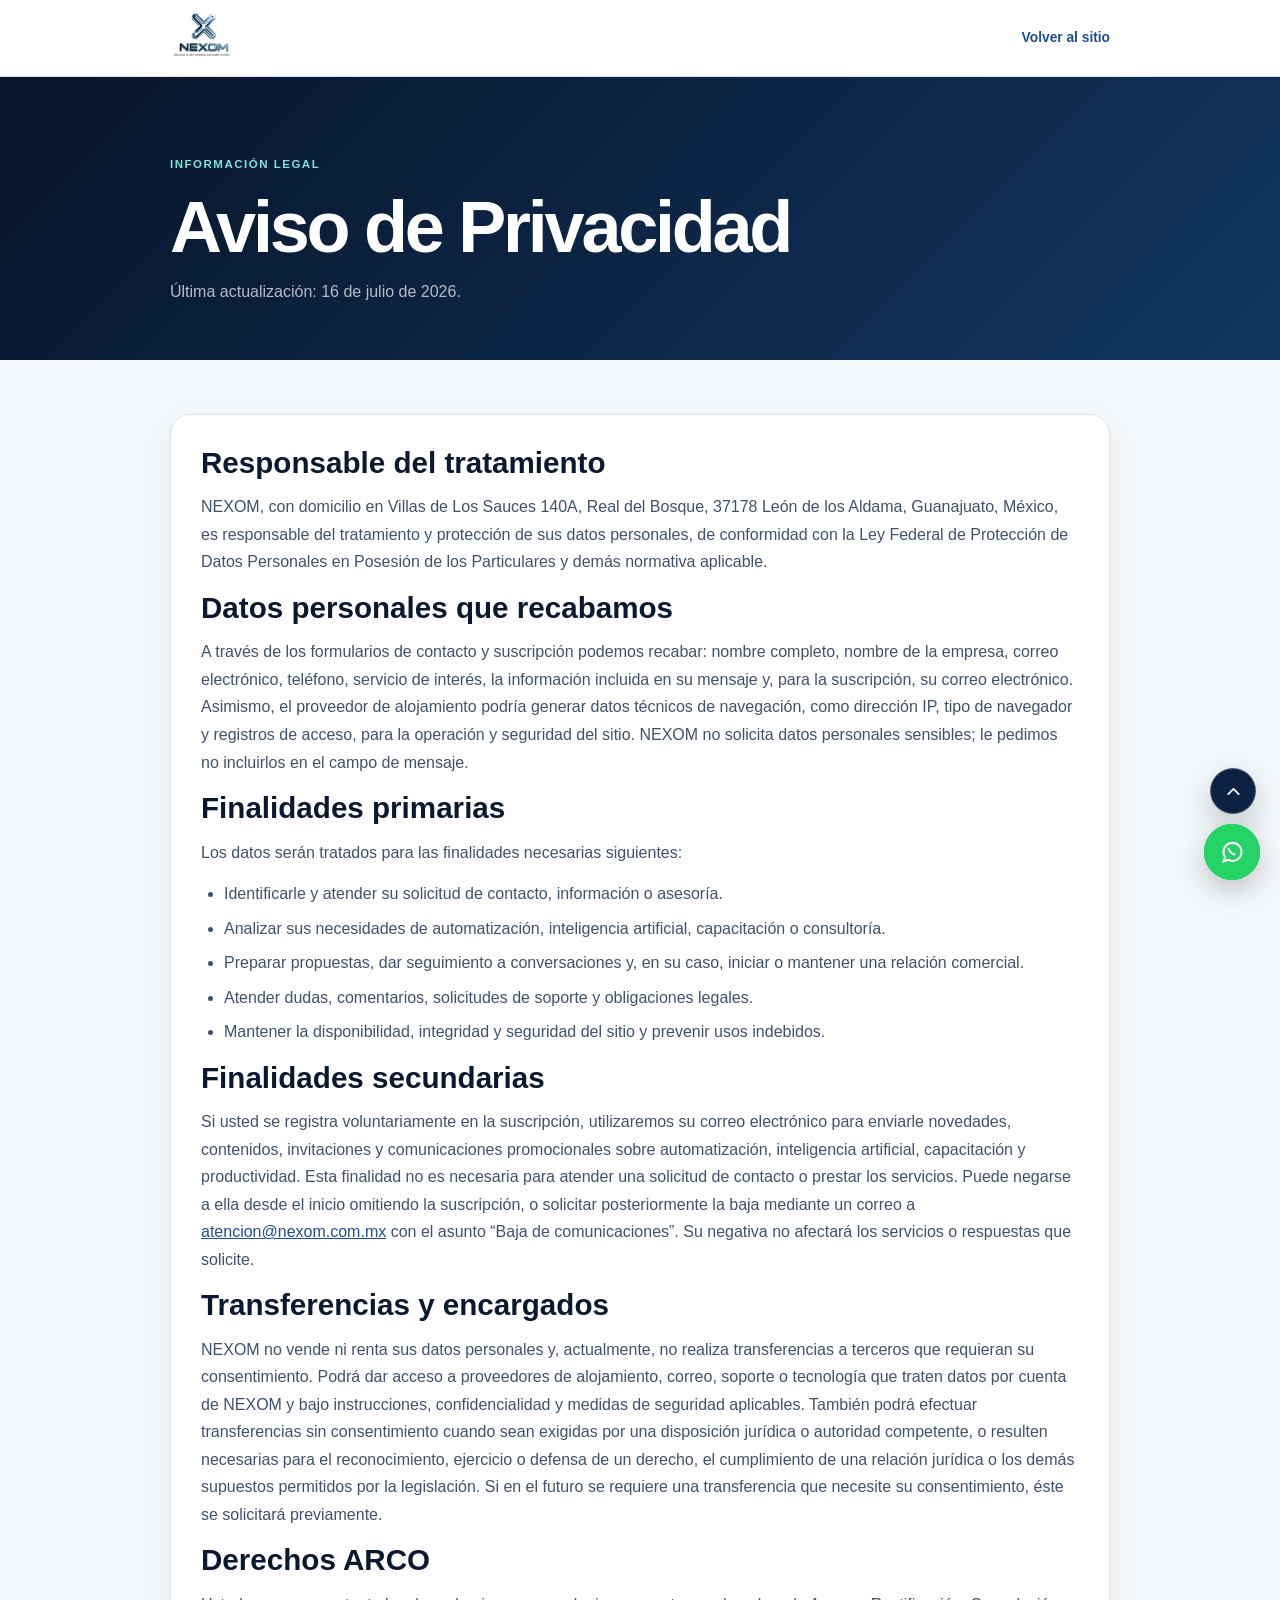
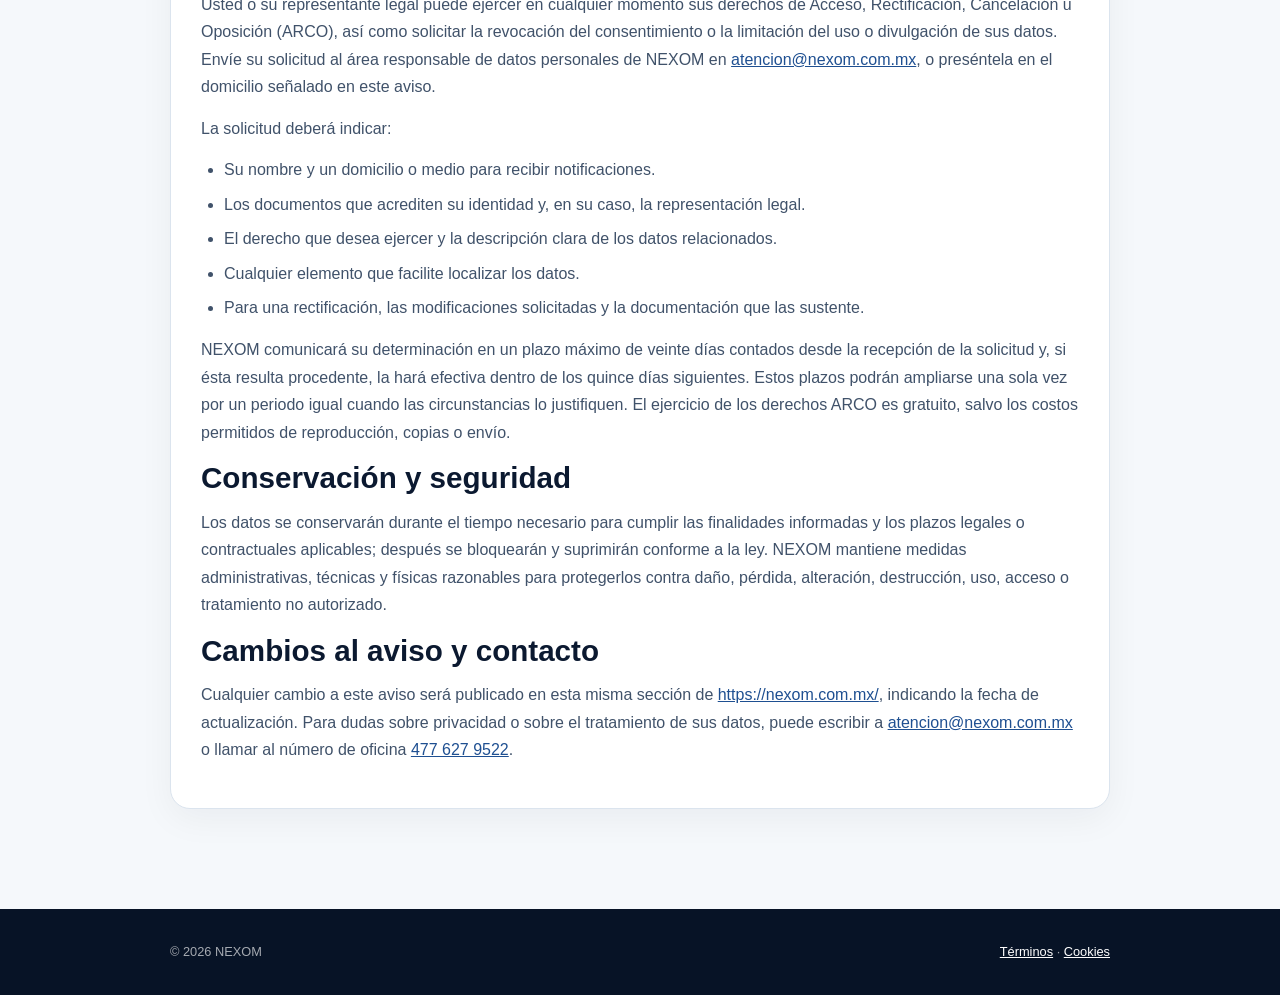
<file: aviso-de-privacidad/index.html>
<!doctype html>
<html lang="es-MX">
<head>
  <meta charset="utf-8"><meta name="viewport" content="width=device-width,initial-scale=1">
  <title>Aviso de Privacidad | NEXOM</title>
  <meta name="description" content="Aviso de Privacidad de NEXOM.">
  <link rel="icon" href="../images/logo_nexom_sinfondo.png" type="image/png"><link rel="stylesheet" href="../css/legal.css"><link rel="stylesheet" href="../css/whatsapp.css?v=20261015-1">
</head>
<body id="top">
<header class="legal-header"><div class="container legal-nav"><a class="legal-brand" href="../index.html" aria-label="NEXOM, inicio"><img src="../images/logo_nexom_sinfondo.png" alt="NEXOM"></a><a class="back-link" href="../index.html">Volver al sitio</a></div></header>
<section class="legal-hero"><div class="container"><span>Información legal</span><h1>Aviso de Privacidad</h1><p>Última actualización: 16 de julio de 2026.</p></div></section>
<main class="legal-main"><div class="container"><article class="legal-card">
  <h2>Responsable del tratamiento</h2>
  <p>NEXOM, con domicilio en Villas de Los Sauces 140A, Real del Bosque, 37178 León de los Aldama, Guanajuato, México, es responsable del tratamiento y protección de sus datos personales, de conformidad con la Ley Federal de Protección de Datos Personales en Posesión de los Particulares y demás normativa aplicable.</p>

  <h2>Datos personales que recabamos</h2>
  <p>A través de los formularios de contacto y suscripción podemos recabar: nombre completo, nombre de la empresa, correo electrónico, teléfono, servicio de interés, la información incluida en su mensaje y, para la suscripción, su correo electrónico. Asimismo, el proveedor de alojamiento podría generar datos técnicos de navegación, como dirección IP, tipo de navegador y registros de acceso, para la operación y seguridad del sitio. NEXOM no solicita datos personales sensibles; le pedimos no incluirlos en el campo de mensaje.</p>

  <h2>Finalidades primarias</h2>
  <p>Los datos serán tratados para las finalidades necesarias siguientes:</p>
  <ul><li>Identificarle y atender su solicitud de contacto, información o asesoría.</li><li>Analizar sus necesidades de automatización, inteligencia artificial, capacitación o consultoría.</li><li>Preparar propuestas, dar seguimiento a conversaciones y, en su caso, iniciar o mantener una relación comercial.</li><li>Atender dudas, comentarios, solicitudes de soporte y obligaciones legales.</li><li>Mantener la disponibilidad, integridad y seguridad del sitio y prevenir usos indebidos.</li></ul>

  <h2>Finalidades secundarias</h2>
  <p>Si usted se registra voluntariamente en la suscripción, utilizaremos su correo electrónico para enviarle novedades, contenidos, invitaciones y comunicaciones promocionales sobre automatización, inteligencia artificial, capacitación y productividad. Esta finalidad no es necesaria para atender una solicitud de contacto o prestar los servicios. Puede negarse a ella desde el inicio omitiendo la suscripción, o solicitar posteriormente la baja mediante un correo a <a href="mailto:atencion@nexom.com.mx">atencion@nexom.com.mx</a> con el asunto “Baja de comunicaciones”. Su negativa no afectará los servicios o respuestas que solicite.</p>

  <h2>Transferencias y encargados</h2>
  <p>NEXOM no vende ni renta sus datos personales y, actualmente, no realiza transferencias a terceros que requieran su consentimiento. Podrá dar acceso a proveedores de alojamiento, correo, soporte o tecnología que traten datos por cuenta de NEXOM y bajo instrucciones, confidencialidad y medidas de seguridad aplicables. También podrá efectuar transferencias sin consentimiento cuando sean exigidas por una disposición jurídica o autoridad competente, o resulten necesarias para el reconocimiento, ejercicio o defensa de un derecho, el cumplimiento de una relación jurídica o los demás supuestos permitidos por la legislación. Si en el futuro se requiere una transferencia que necesite su consentimiento, éste se solicitará previamente.</p>

  <h2>Derechos ARCO</h2>
  <p>Usted o su representante legal puede ejercer en cualquier momento sus derechos de Acceso, Rectificación, Cancelación u Oposición (ARCO), así como solicitar la revocación del consentimiento o la limitación del uso o divulgación de sus datos. Envíe su solicitud al área responsable de datos personales de NEXOM en <a href="mailto:atencion@nexom.com.mx">atencion@nexom.com.mx</a>, o preséntela en el domicilio señalado en este aviso.</p>
  <p>La solicitud deberá indicar:</p>
  <ul><li>Su nombre y un domicilio o medio para recibir notificaciones.</li><li>Los documentos que acrediten su identidad y, en su caso, la representación legal.</li><li>El derecho que desea ejercer y la descripción clara de los datos relacionados.</li><li>Cualquier elemento que facilite localizar los datos.</li><li>Para una rectificación, las modificaciones solicitadas y la documentación que las sustente.</li></ul>
  <p>NEXOM comunicará su determinación en un plazo máximo de veinte días contados desde la recepción de la solicitud y, si ésta resulta procedente, la hará efectiva dentro de los quince días siguientes. Estos plazos podrán ampliarse una sola vez por un periodo igual cuando las circunstancias lo justifiquen. El ejercicio de los derechos ARCO es gratuito, salvo los costos permitidos de reproducción, copias o envío.</p>

  <h2>Conservación y seguridad</h2>
  <p>Los datos se conservarán durante el tiempo necesario para cumplir las finalidades informadas y los plazos legales o contractuales aplicables; después se bloquearán y suprimirán conforme a la ley. NEXOM mantiene medidas administrativas, técnicas y físicas razonables para protegerlos contra daño, pérdida, alteración, destrucción, uso, acceso o tratamiento no autorizado.</p>

  <h2>Cambios al aviso y contacto</h2>
  <p>Cualquier cambio a este aviso será publicado en esta misma sección de <a href="https://nexom.com.mx/">https://nexom.com.mx/</a>, indicando la fecha de actualización. Para dudas sobre privacidad o sobre el tratamiento de sus datos, puede escribir a <a href="mailto:atencion@nexom.com.mx">atencion@nexom.com.mx</a> o llamar al número de oficina <a href="tel:+524776279522">477 627 9522</a>.</p>
</article></div></main>
<footer class="legal-footer"><div class="container legal-footer-inner"><span>© 2026 NEXOM</span><span><a href="../terminos-y-condiciones/index.html">Términos</a> · <a href="../politica-de-cookies/index.html">Cookies</a></span></div></footer>
<a class="whatsapp" href="https://wa.me/524776279522" target="_blank" rel="noopener noreferrer" aria-label="Hablar con el asistente virtual de NEXOM"><svg viewBox="0 0 24 24" fill="none" aria-hidden="true"><path d="M20 11.5a8 8 0 0 1-11.8 7L4 20l1.4-4A8 8 0 1 1 20 11.5Z" stroke="currentColor" stroke-width="1.8"/><path d="M8.5 8.5c.8 3 2.2 4.4 5.2 5.2" stroke="currentColor" stroke-width="1.8" stroke-linecap="round"/></svg><span class="whatsapp-tooltip" aria-hidden="true">Habla con nuestro asistente virtual</span></a>
<a class="back-to-top" href="#top" aria-label="Volver al inicio de la página" title="Volver arriba"><svg viewBox="0 0 24 24" fill="none" aria-hidden="true"><path d="m6 15 6-6 6 6" stroke="currentColor" stroke-width="2" stroke-linecap="round" stroke-linejoin="round"/></svg></a>
</body>
</html>
</file>
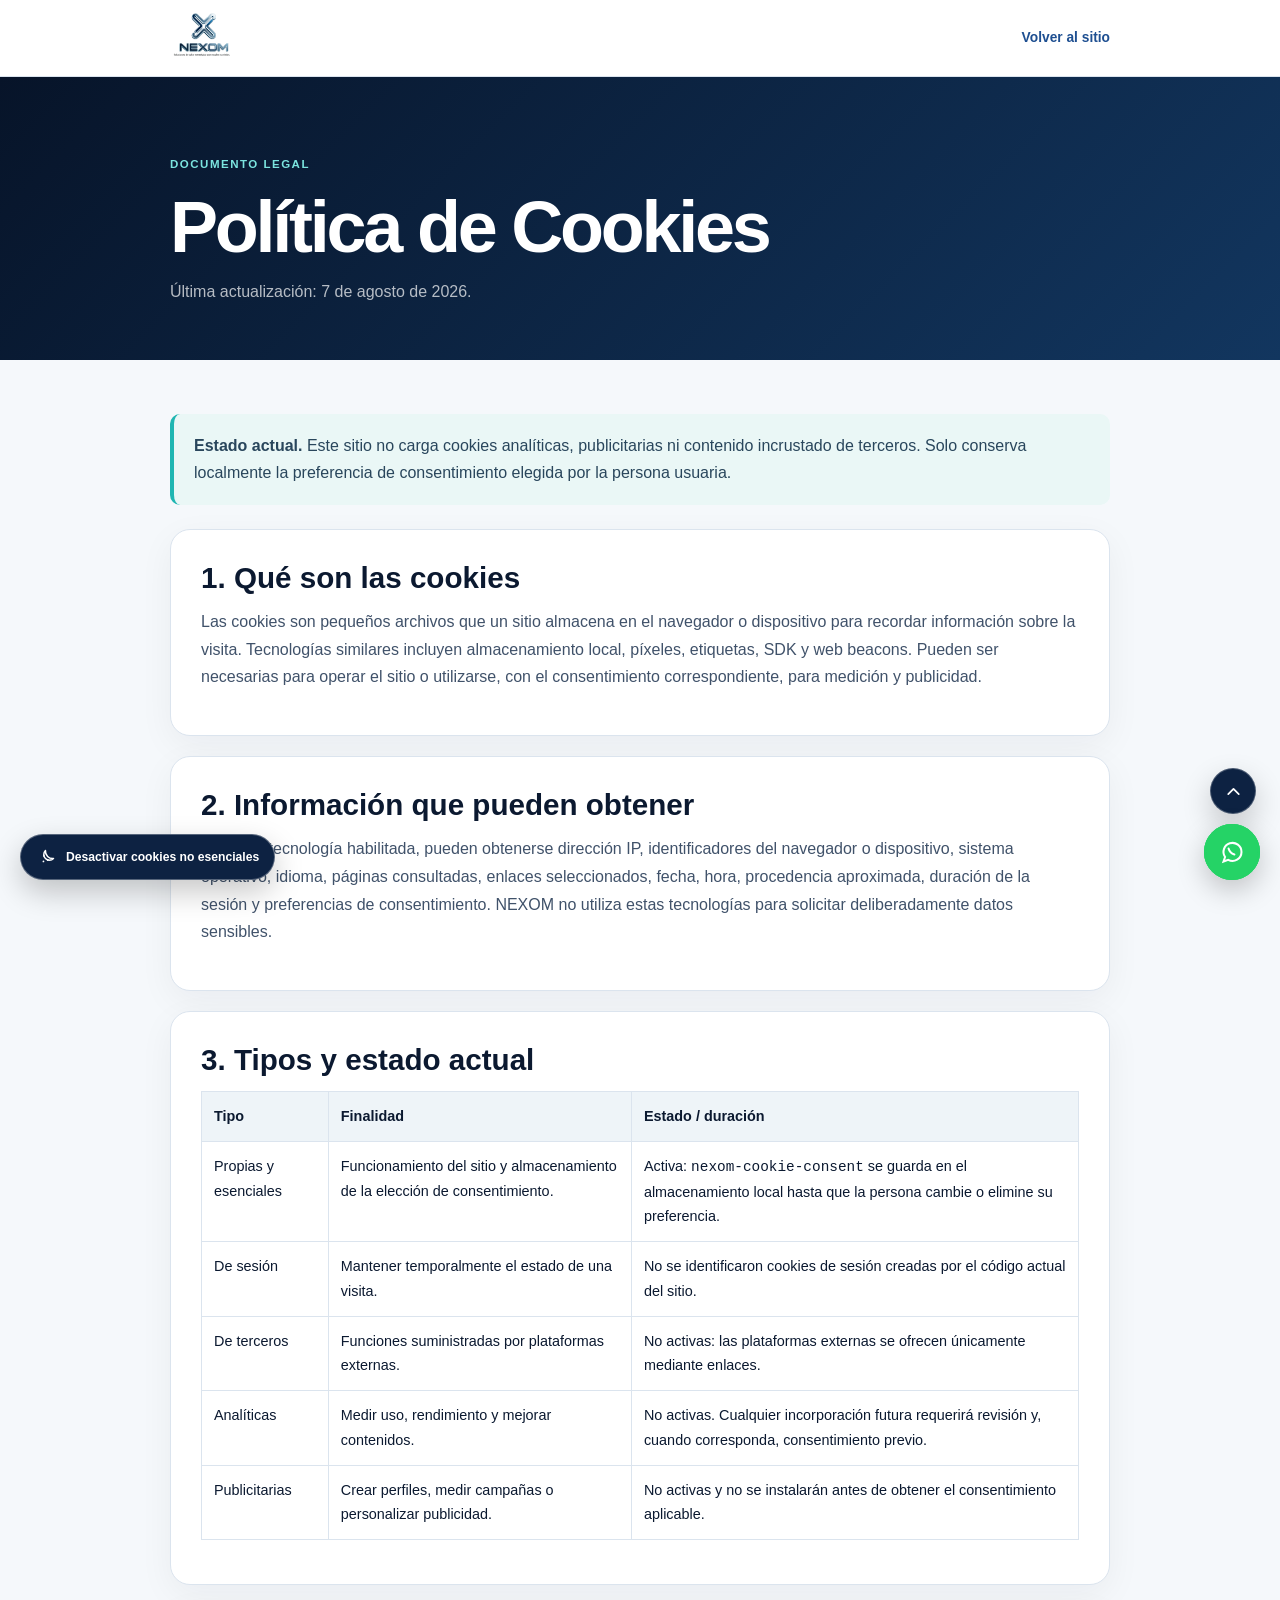
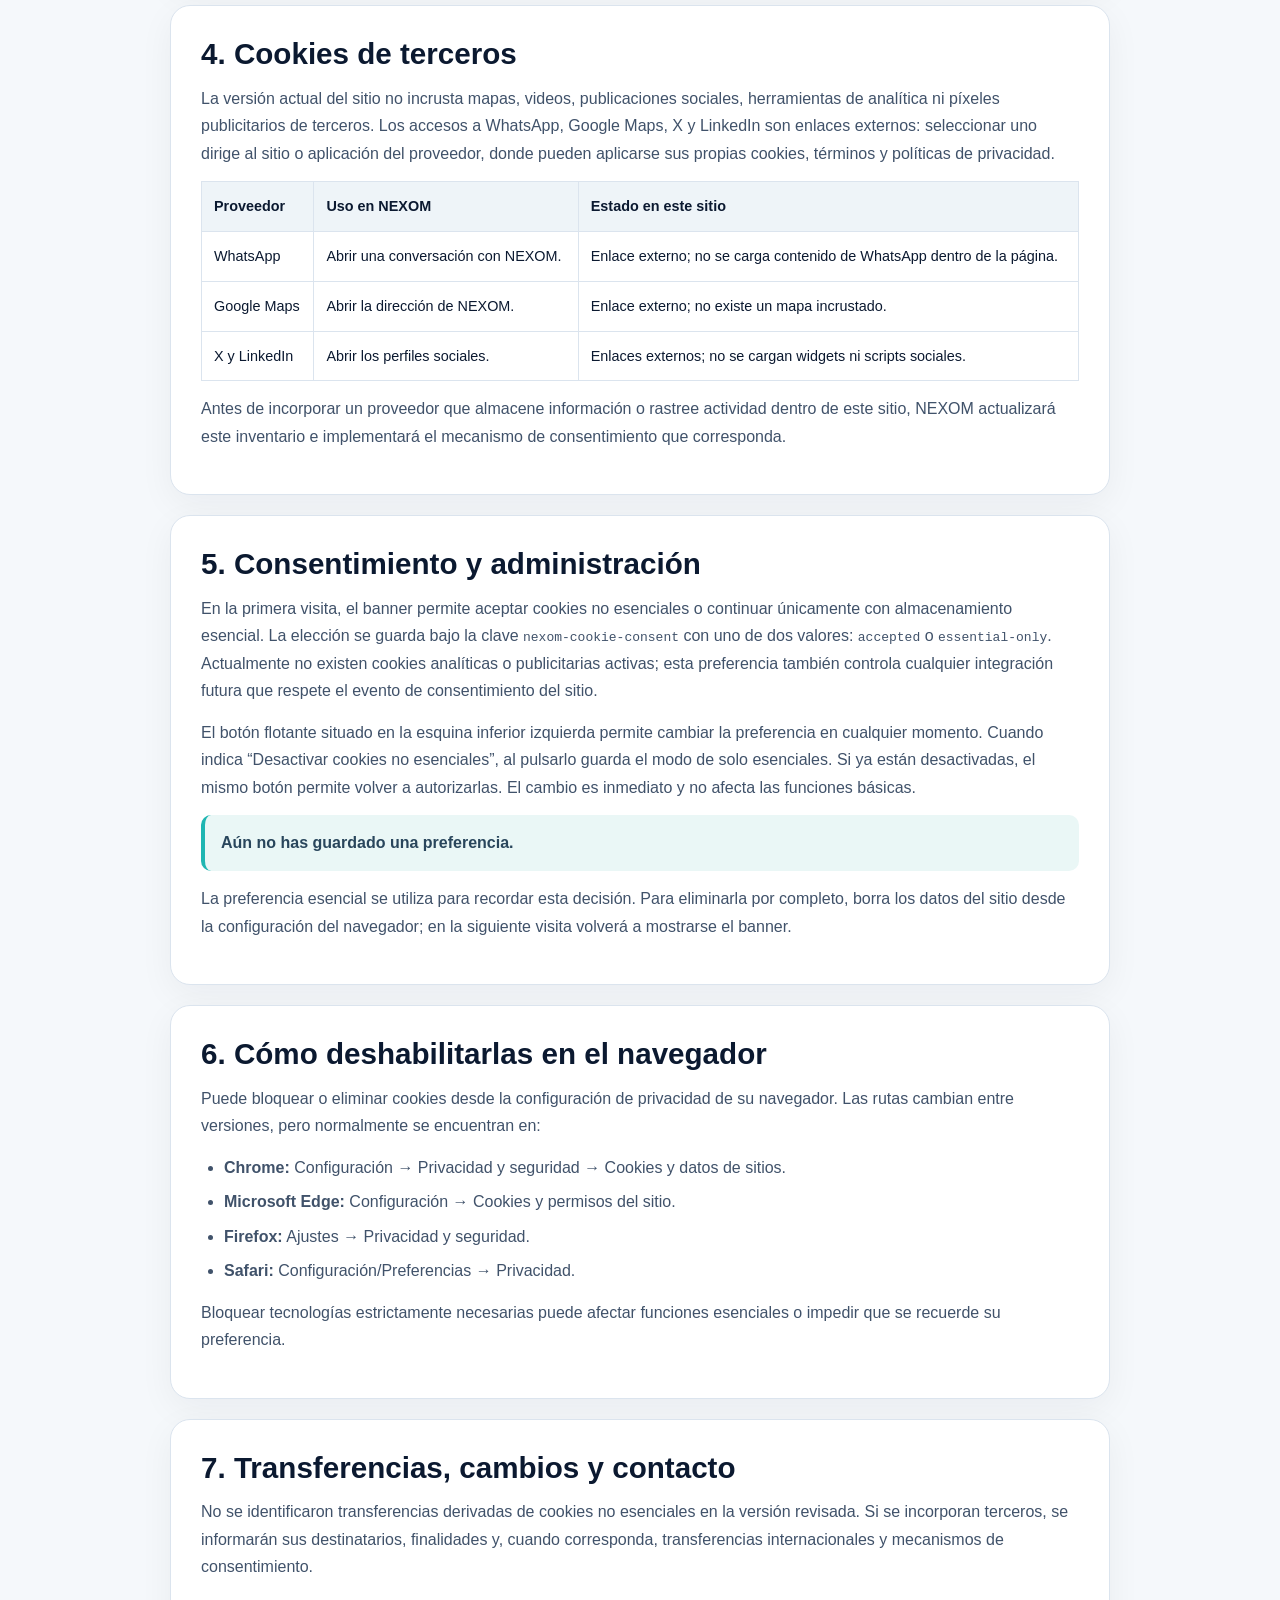
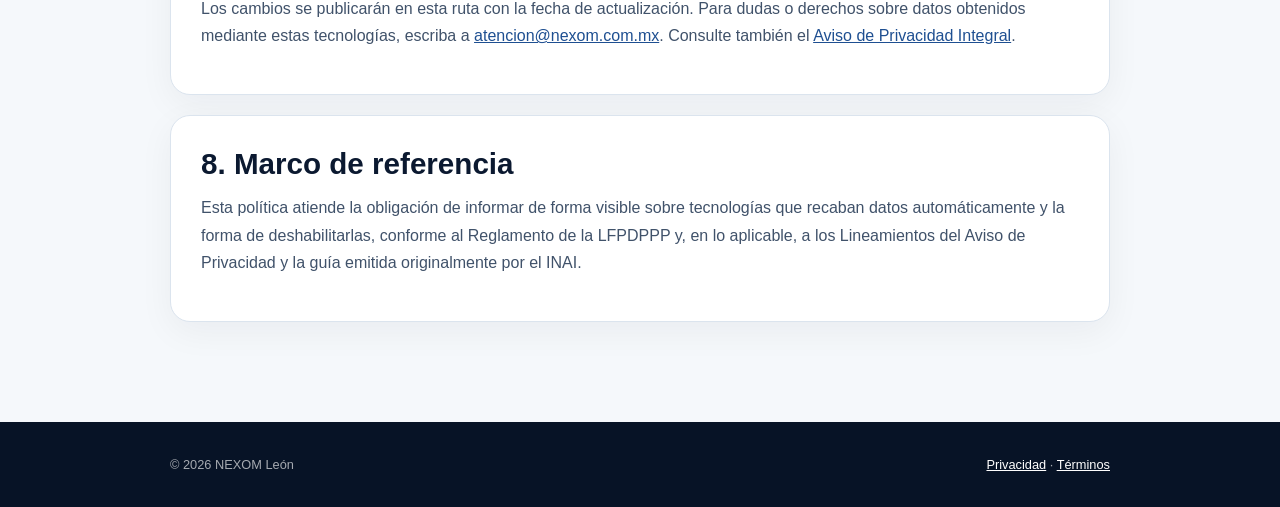
<file: politica-de-cookies/index.html>
<!doctype html>
<html lang="es-MX">
<head>
  <meta charset="utf-8"><meta name="viewport" content="width=device-width,initial-scale=1">
  <title>Política de Cookies | NEXOM León</title>
  <meta name="description" content="Política de Cookies y tecnologías similares del sitio de NEXOM León.">
  <link rel="icon" href="../images/logo_nexom_sinfondo.png" type="image/png"><link rel="stylesheet" href="../css/legal.css"><link rel="stylesheet" href="../css/whatsapp.css?v=20261015-1">
</head>
<body id="top">
<header class="legal-header"><div class="container legal-nav"><a class="legal-brand" href="../index.html" aria-label="NEXOM, inicio"><img src="../images/logo_nexom_sinfondo.png" alt="NEXOM"></a><a class="back-link" href="../index.html">Volver al sitio</a></div></header>
<section class="legal-hero"><div class="container"><span>Documento legal</span><h1>Política de Cookies</h1><p>Última actualización: 7 de agosto de 2026.</p></div></section>
<main class="legal-main"><div class="container">
  <div class="notice"><strong>Estado actual.</strong> Este sitio no carga cookies analíticas, publicitarias ni contenido incrustado de terceros. Solo conserva localmente la preferencia de consentimiento elegida por la persona usuaria.</div>
  <section class="legal-card"><h2>1. Qué son las cookies</h2><p>Las cookies son pequeños archivos que un sitio almacena en el navegador o dispositivo para recordar información sobre la visita. Tecnologías similares incluyen almacenamiento local, píxeles, etiquetas, SDK y web beacons. Pueden ser necesarias para operar el sitio o utilizarse, con el consentimiento correspondiente, para medición y publicidad.</p></section>
  <section class="legal-card"><h2>2. Información que pueden obtener</h2><p>Según la tecnología habilitada, pueden obtenerse dirección IP, identificadores del navegador o dispositivo, sistema operativo, idioma, páginas consultadas, enlaces seleccionados, fecha, hora, procedencia aproximada, duración de la sesión y preferencias de consentimiento. NEXOM no utiliza estas tecnologías para solicitar deliberadamente datos sensibles.</p></section>
  <section class="legal-card"><h2>3. Tipos y estado actual</h2><table class="legal-table"><thead><tr><th>Tipo</th><th>Finalidad</th><th>Estado / duración</th></tr></thead><tbody><tr><td>Propias y esenciales</td><td>Funcionamiento del sitio y almacenamiento de la elección de consentimiento.</td><td>Activa: <code>nexom-cookie-consent</code> se guarda en el almacenamiento local hasta que la persona cambie o elimine su preferencia.</td></tr><tr><td>De sesión</td><td>Mantener temporalmente el estado de una visita.</td><td>No se identificaron cookies de sesión creadas por el código actual del sitio.</td></tr><tr><td>De terceros</td><td>Funciones suministradas por plataformas externas.</td><td>No activas: las plataformas externas se ofrecen únicamente mediante enlaces.</td></tr><tr><td>Analíticas</td><td>Medir uso, rendimiento y mejorar contenidos.</td><td>No activas. Cualquier incorporación futura requerirá revisión y, cuando corresponda, consentimiento previo.</td></tr><tr><td>Publicitarias</td><td>Crear perfiles, medir campañas o personalizar publicidad.</td><td>No activas y no se instalarán antes de obtener el consentimiento aplicable.</td></tr></tbody></table></section>
  <section class="legal-card"><h2>4. Cookies de terceros</h2><p>La versión actual del sitio no incrusta mapas, videos, publicaciones sociales, herramientas de analítica ni píxeles publicitarios de terceros. Los accesos a WhatsApp, Google Maps, X y LinkedIn son enlaces externos: seleccionar uno dirige al sitio o aplicación del proveedor, donde pueden aplicarse sus propias cookies, términos y políticas de privacidad.</p><table class="legal-table"><thead><tr><th>Proveedor</th><th>Uso en NEXOM</th><th>Estado en este sitio</th></tr></thead><tbody><tr><td>WhatsApp</td><td>Abrir una conversación con NEXOM.</td><td>Enlace externo; no se carga contenido de WhatsApp dentro de la página.</td></tr><tr><td>Google Maps</td><td>Abrir la dirección de NEXOM.</td><td>Enlace externo; no existe un mapa incrustado.</td></tr><tr><td>X y LinkedIn</td><td>Abrir los perfiles sociales.</td><td>Enlaces externos; no se cargan widgets ni scripts sociales.</td></tr></tbody></table><p>Antes de incorporar un proveedor que almacene información o rastree actividad dentro de este sitio, NEXOM actualizará este inventario e implementará el mecanismo de consentimiento que corresponda.</p></section>
  <section class="legal-card"><h2>5. Consentimiento y administración</h2><p>En la primera visita, el banner permite aceptar cookies no esenciales o continuar únicamente con almacenamiento esencial. La elección se guarda bajo la clave <code>nexom-cookie-consent</code> con uno de dos valores: <code>accepted</code> o <code>essential-only</code>. Actualmente no existen cookies analíticas o publicitarias activas; esta preferencia también controla cualquier integración futura que respete el evento de consentimiento del sitio.</p><p>El botón flotante situado en la esquina inferior izquierda permite cambiar la preferencia en cualquier momento. Cuando indica “Desactivar cookies no esenciales”, al pulsarlo guarda el modo de solo esenciales. Si ya están desactivadas, el mismo botón permite volver a autorizarlas. El cambio es inmediato y no afecta las funciones básicas.</p><p id="cookiePreferenceStatus" class="cookie-preference-status" aria-live="polite">Consultando tu preferencia actual…</p><p>La preferencia esencial se utiliza para recordar esta decisión. Para eliminarla por completo, borra los datos del sitio desde la configuración del navegador; en la siguiente visita volverá a mostrarse el banner.</p></section>
  <section class="legal-card"><h2>6. Cómo deshabilitarlas en el navegador</h2><p>Puede bloquear o eliminar cookies desde la configuración de privacidad de su navegador. Las rutas cambian entre versiones, pero normalmente se encuentran en:</p><ul><li><strong>Chrome:</strong> Configuración → Privacidad y seguridad → Cookies y datos de sitios.</li><li><strong>Microsoft Edge:</strong> Configuración → Cookies y permisos del sitio.</li><li><strong>Firefox:</strong> Ajustes → Privacidad y seguridad.</li><li><strong>Safari:</strong> Configuración/Preferencias → Privacidad.</li></ul><p>Bloquear tecnologías estrictamente necesarias puede afectar funciones esenciales o impedir que se recuerde su preferencia.</p></section>
  <section class="legal-card"><h2>7. Transferencias, cambios y contacto</h2><p>No se identificaron transferencias derivadas de cookies no esenciales en la versión revisada. Si se incorporan terceros, se informarán sus destinatarios, finalidades y, cuando corresponda, transferencias internacionales y mecanismos de consentimiento.</p><p>Los cambios se publicarán en esta ruta con la fecha de actualización. Para dudas o derechos sobre datos obtenidos mediante estas tecnologías, escriba a <a href="mailto:atencion@nexom.com.mx">atencion@nexom.com.mx</a>. Consulte también el <a href="../aviso-de-privacidad/index.html">Aviso de Privacidad Integral</a>.</p></section>
  <section class="legal-card"><h2>8. Marco de referencia</h2><p>Esta política atiende la obligación de informar de forma visible sobre tecnologías que recaban datos automáticamente y la forma de deshabilitarlas, conforme al Reglamento de la LFPDPPP y, en lo aplicable, a los Lineamientos del Aviso de Privacidad y la guía emitida originalmente por el INAI.</p></section>
</div></main>
<footer class="legal-footer"><div class="container legal-footer-inner"><span>© 2026 NEXOM León</span><span><a href="../aviso-de-privacidad/index.html">Privacidad</a> · <a href="../terminos-y-condiciones/index.html">Términos</a></span></div></footer>
<button class="cookie-control" id="cookiePreferences" type="button" aria-pressed="false" aria-label="Cambiar preferencia de cookies"><svg viewBox="0 0 24 24" fill="none" aria-hidden="true"><path d="M20 13.2A8.4 8.4 0 0 1 10.8 4 4 4 0 0 0 20 13.2Z" stroke="currentColor" stroke-width="1.7" stroke-linejoin="round"/><circle cx="9" cy="10" r="1" fill="currentColor"/><circle cx="13.5" cy="15" r="1" fill="currentColor"/><circle cx="8.5" cy="16.5" r="1" fill="currentColor"/></svg><span>Desactivar cookies no esenciales</span></button>
<a class="whatsapp" href="https://wa.me/524776279522" target="_blank" rel="noopener noreferrer" aria-label="Hablar con el asistente virtual de NEXOM"><svg viewBox="0 0 24 24" fill="none" aria-hidden="true"><path d="M20 11.5a8 8 0 0 1-11.8 7L4 20l1.4-4A8 8 0 1 1 20 11.5Z" stroke="currentColor" stroke-width="1.8"/><path d="M8.5 8.5c.8 3 2.2 4.4 5.2 5.2" stroke="currentColor" stroke-width="1.8" stroke-linecap="round"/></svg><span class="whatsapp-tooltip" aria-hidden="true">Habla con nuestro asistente virtual</span></a>
<a class="back-to-top" href="#top" aria-label="Volver al inicio de la página" title="Volver arriba"><svg viewBox="0 0 24 24" fill="none" aria-hidden="true"><path d="m6 15 6-6 6 6" stroke="currentColor" stroke-width="2" stroke-linecap="round" stroke-linejoin="round"/></svg></a>
<script src="../js/cookie-consent.js"></script>
</body>
</html>
</file>
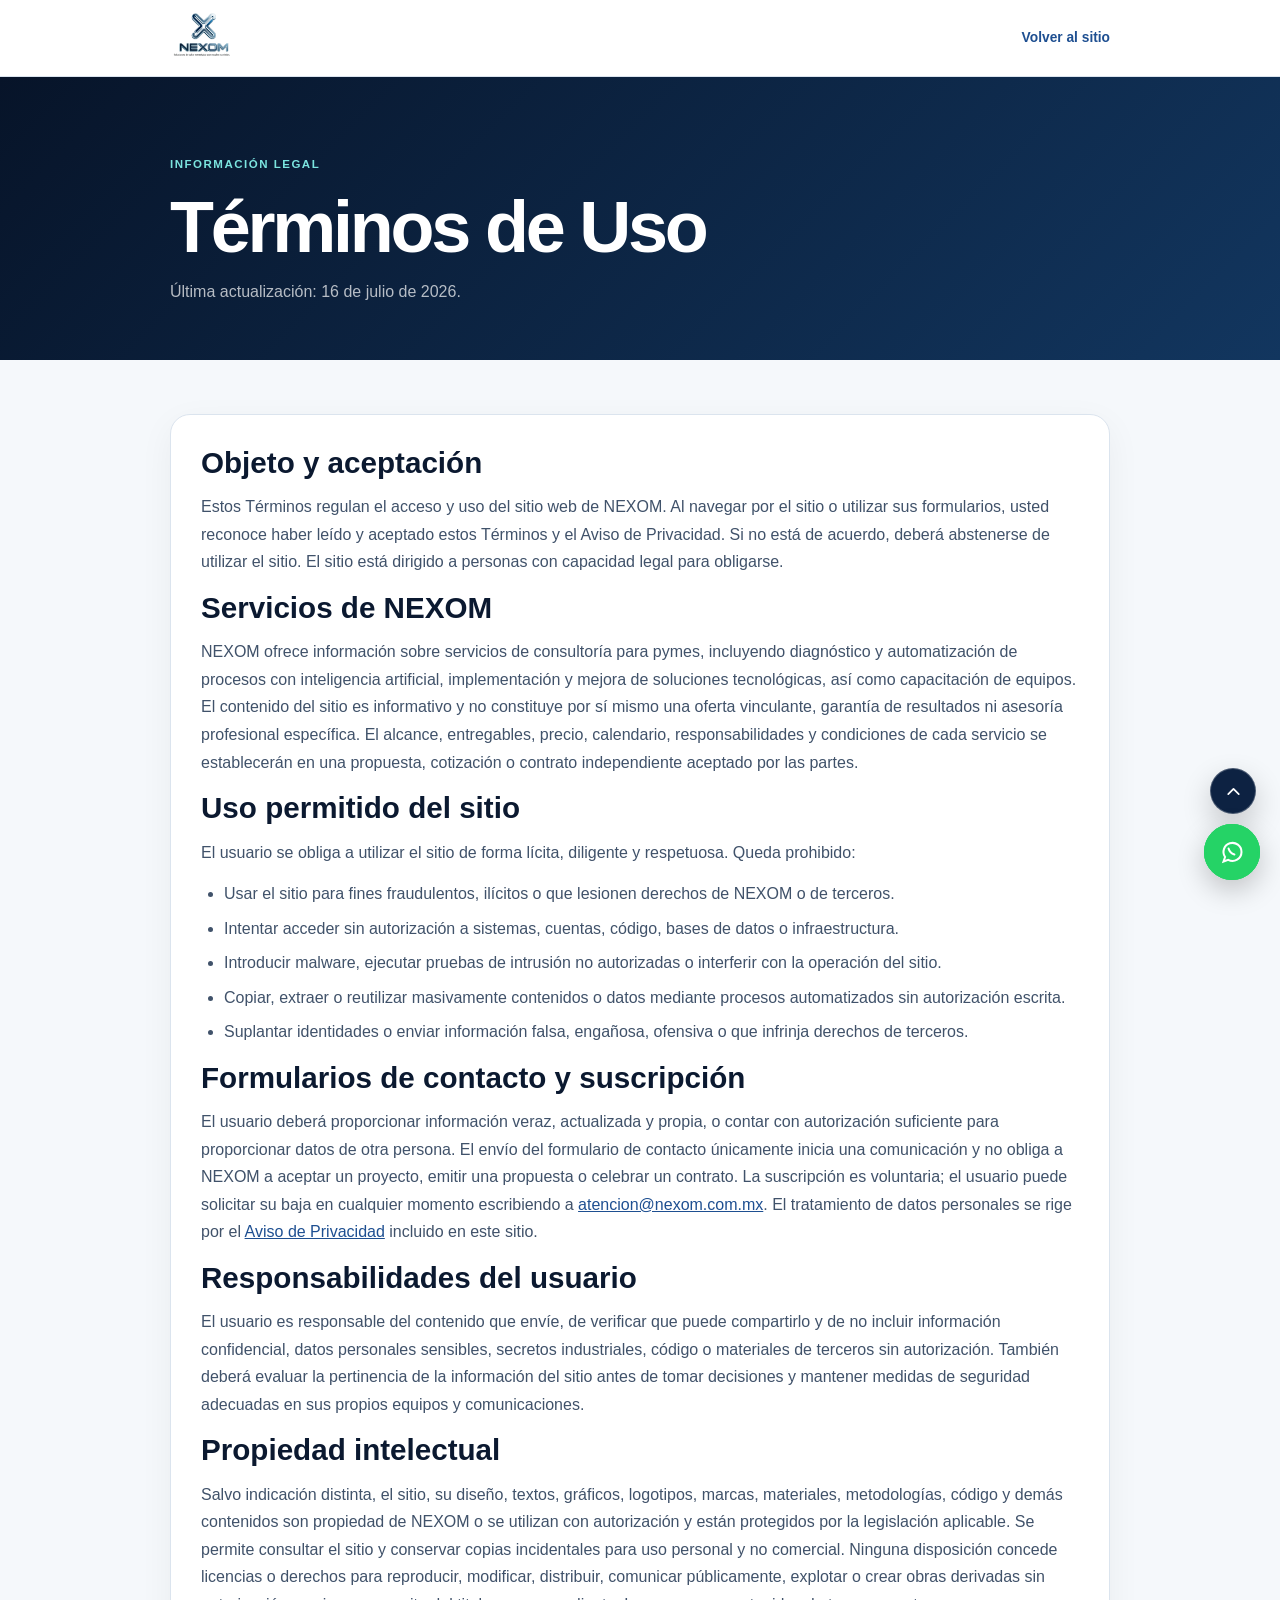
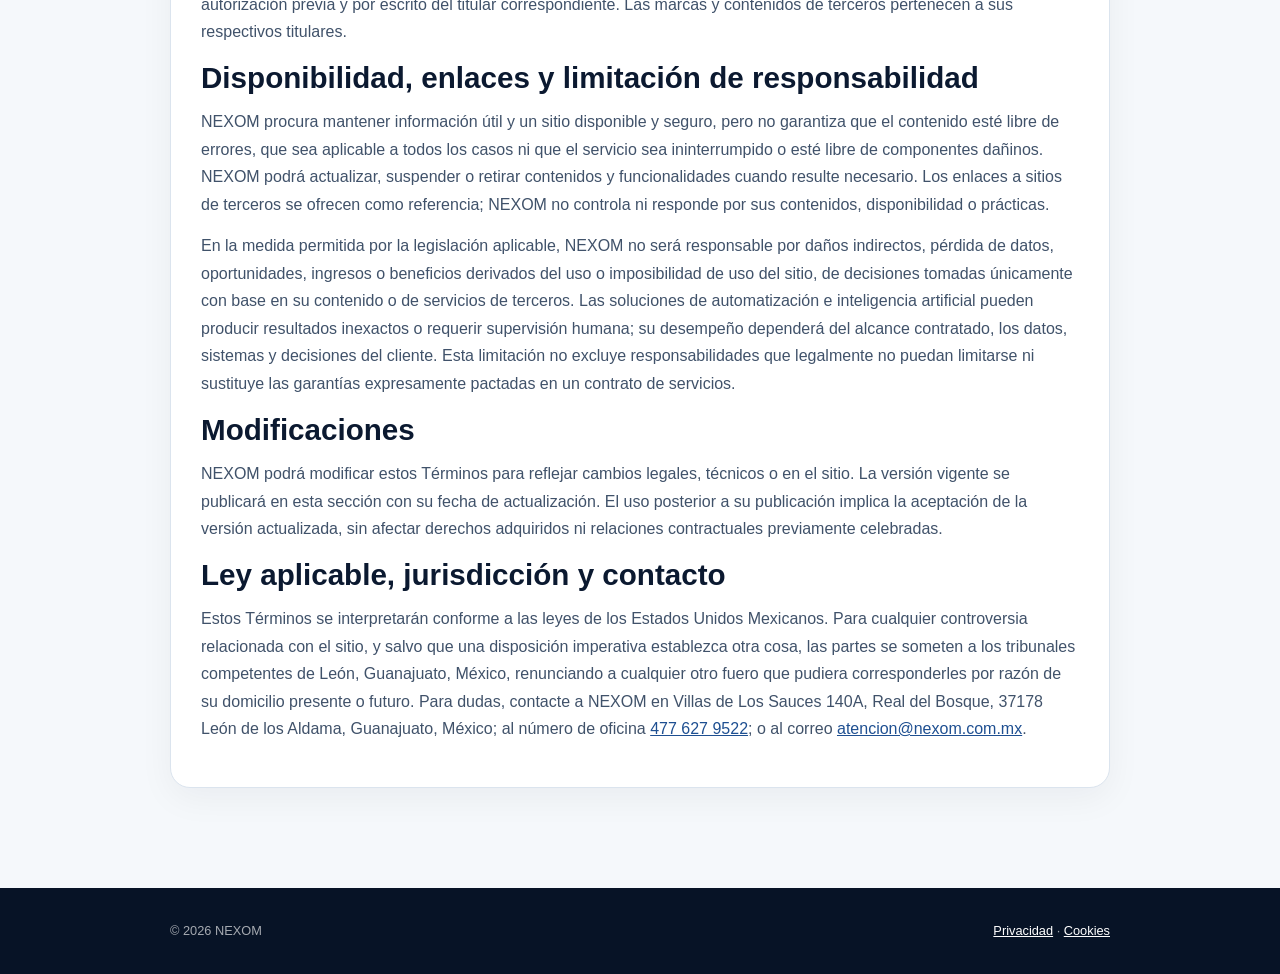
<file: terminos-y-condiciones/index.html>
<!doctype html>
<html lang="es-MX">
<head>
  <meta charset="utf-8"><meta name="viewport" content="width=device-width,initial-scale=1">
  <title>Términos de Uso | NEXOM</title>
  <meta name="description" content="Términos de Uso del sitio web de NEXOM.">
  <link rel="icon" href="../images/logo_nexom_sinfondo.png" type="image/png"><link rel="stylesheet" href="../css/legal.css"><link rel="stylesheet" href="../css/whatsapp.css?v=20261015-1">
</head>
<body id="top">
<header class="legal-header"><div class="container legal-nav"><a class="legal-brand" href="../index.html" aria-label="NEXOM, inicio"><img src="../images/logo_nexom_sinfondo.png" alt="NEXOM"></a><a class="back-link" href="../index.html">Volver al sitio</a></div></header>
<section class="legal-hero"><div class="container"><span>Información legal</span><h1>Términos de Uso</h1><p>Última actualización: 16 de julio de 2026.</p></div></section>
<main class="legal-main"><div class="container"><article class="legal-card">
  <h2>Objeto y aceptación</h2>
  <p>Estos Términos regulan el acceso y uso del sitio web de NEXOM. Al navegar por el sitio o utilizar sus formularios, usted reconoce haber leído y aceptado estos Términos y el Aviso de Privacidad. Si no está de acuerdo, deberá abstenerse de utilizar el sitio. El sitio está dirigido a personas con capacidad legal para obligarse.</p>

  <h2>Servicios de NEXOM</h2>
  <p>NEXOM ofrece información sobre servicios de consultoría para pymes, incluyendo diagnóstico y automatización de procesos con inteligencia artificial, implementación y mejora de soluciones tecnológicas, así como capacitación de equipos. El contenido del sitio es informativo y no constituye por sí mismo una oferta vinculante, garantía de resultados ni asesoría profesional específica. El alcance, entregables, precio, calendario, responsabilidades y condiciones de cada servicio se establecerán en una propuesta, cotización o contrato independiente aceptado por las partes.</p>

  <h2>Uso permitido del sitio</h2>
  <p>El usuario se obliga a utilizar el sitio de forma lícita, diligente y respetuosa. Queda prohibido:</p>
  <ul><li>Usar el sitio para fines fraudulentos, ilícitos o que lesionen derechos de NEXOM o de terceros.</li><li>Intentar acceder sin autorización a sistemas, cuentas, código, bases de datos o infraestructura.</li><li>Introducir malware, ejecutar pruebas de intrusión no autorizadas o interferir con la operación del sitio.</li><li>Copiar, extraer o reutilizar masivamente contenidos o datos mediante procesos automatizados sin autorización escrita.</li><li>Suplantar identidades o enviar información falsa, engañosa, ofensiva o que infrinja derechos de terceros.</li></ul>

  <h2>Formularios de contacto y suscripción</h2>
  <p>El usuario deberá proporcionar información veraz, actualizada y propia, o contar con autorización suficiente para proporcionar datos de otra persona. El envío del formulario de contacto únicamente inicia una comunicación y no obliga a NEXOM a aceptar un proyecto, emitir una propuesta o celebrar un contrato. La suscripción es voluntaria; el usuario puede solicitar su baja en cualquier momento escribiendo a <a href="mailto:atencion@nexom.com.mx">atencion@nexom.com.mx</a>. El tratamiento de datos personales se rige por el <a href="../aviso-de-privacidad/index.html">Aviso de Privacidad</a> incluido en este sitio.</p>

  <h2>Responsabilidades del usuario</h2>
  <p>El usuario es responsable del contenido que envíe, de verificar que puede compartirlo y de no incluir información confidencial, datos personales sensibles, secretos industriales, código o materiales de terceros sin autorización. También deberá evaluar la pertinencia de la información del sitio antes de tomar decisiones y mantener medidas de seguridad adecuadas en sus propios equipos y comunicaciones.</p>

  <h2>Propiedad intelectual</h2>
  <p>Salvo indicación distinta, el sitio, su diseño, textos, gráficos, logotipos, marcas, materiales, metodologías, código y demás contenidos son propiedad de NEXOM o se utilizan con autorización y están protegidos por la legislación aplicable. Se permite consultar el sitio y conservar copias incidentales para uso personal y no comercial. Ninguna disposición concede licencias o derechos para reproducir, modificar, distribuir, comunicar públicamente, explotar o crear obras derivadas sin autorización previa y por escrito del titular correspondiente. Las marcas y contenidos de terceros pertenecen a sus respectivos titulares.</p>

  <h2>Disponibilidad, enlaces y limitación de responsabilidad</h2>
  <p>NEXOM procura mantener información útil y un sitio disponible y seguro, pero no garantiza que el contenido esté libre de errores, que sea aplicable a todos los casos ni que el servicio sea ininterrumpido o esté libre de componentes dañinos. NEXOM podrá actualizar, suspender o retirar contenidos y funcionalidades cuando resulte necesario. Los enlaces a sitios de terceros se ofrecen como referencia; NEXOM no controla ni responde por sus contenidos, disponibilidad o prácticas.</p>
  <p>En la medida permitida por la legislación aplicable, NEXOM no será responsable por daños indirectos, pérdida de datos, oportunidades, ingresos o beneficios derivados del uso o imposibilidad de uso del sitio, de decisiones tomadas únicamente con base en su contenido o de servicios de terceros. Las soluciones de automatización e inteligencia artificial pueden producir resultados inexactos o requerir supervisión humana; su desempeño dependerá del alcance contratado, los datos, sistemas y decisiones del cliente. Esta limitación no excluye responsabilidades que legalmente no puedan limitarse ni sustituye las garantías expresamente pactadas en un contrato de servicios.</p>

  <h2>Modificaciones</h2>
  <p>NEXOM podrá modificar estos Términos para reflejar cambios legales, técnicos o en el sitio. La versión vigente se publicará en esta sección con su fecha de actualización. El uso posterior a su publicación implica la aceptación de la versión actualizada, sin afectar derechos adquiridos ni relaciones contractuales previamente celebradas.</p>

  <h2>Ley aplicable, jurisdicción y contacto</h2>
  <p>Estos Términos se interpretarán conforme a las leyes de los Estados Unidos Mexicanos. Para cualquier controversia relacionada con el sitio, y salvo que una disposición imperativa establezca otra cosa, las partes se someten a los tribunales competentes de León, Guanajuato, México, renunciando a cualquier otro fuero que pudiera corresponderles por razón de su domicilio presente o futuro. Para dudas, contacte a NEXOM en Villas de Los Sauces 140A, Real del Bosque, 37178 León de los Aldama, Guanajuato, México; al número de oficina <a href="tel:+524776279522">477 627 9522</a>; o al correo <a href="mailto:atencion@nexom.com.mx">atencion@nexom.com.mx</a>.</p>
</article></div></main>
<footer class="legal-footer"><div class="container legal-footer-inner"><span>© 2026 NEXOM</span><span><a href="../aviso-de-privacidad/index.html">Privacidad</a> · <a href="../politica-de-cookies/index.html">Cookies</a></span></div></footer>
<a class="whatsapp" href="https://wa.me/524776279522" target="_blank" rel="noopener noreferrer" aria-label="Hablar con el asistente virtual de NEXOM"><svg viewBox="0 0 24 24" fill="none" aria-hidden="true"><path d="M20 11.5a8 8 0 0 1-11.8 7L4 20l1.4-4A8 8 0 1 1 20 11.5Z" stroke="currentColor" stroke-width="1.8"/><path d="M8.5 8.5c.8 3 2.2 4.4 5.2 5.2" stroke="currentColor" stroke-width="1.8" stroke-linecap="round"/></svg><span class="whatsapp-tooltip" aria-hidden="true">Habla con nuestro asistente virtual</span></a>
<a class="back-to-top" href="#top" aria-label="Volver al inicio de la página" title="Volver arriba"><svg viewBox="0 0 24 24" fill="none" aria-hidden="true"><path d="m6 15 6-6 6 6" stroke="currentColor" stroke-width="2" stroke-linecap="round" stroke-linejoin="round"/></svg></a>
</body>
</html>
</file>
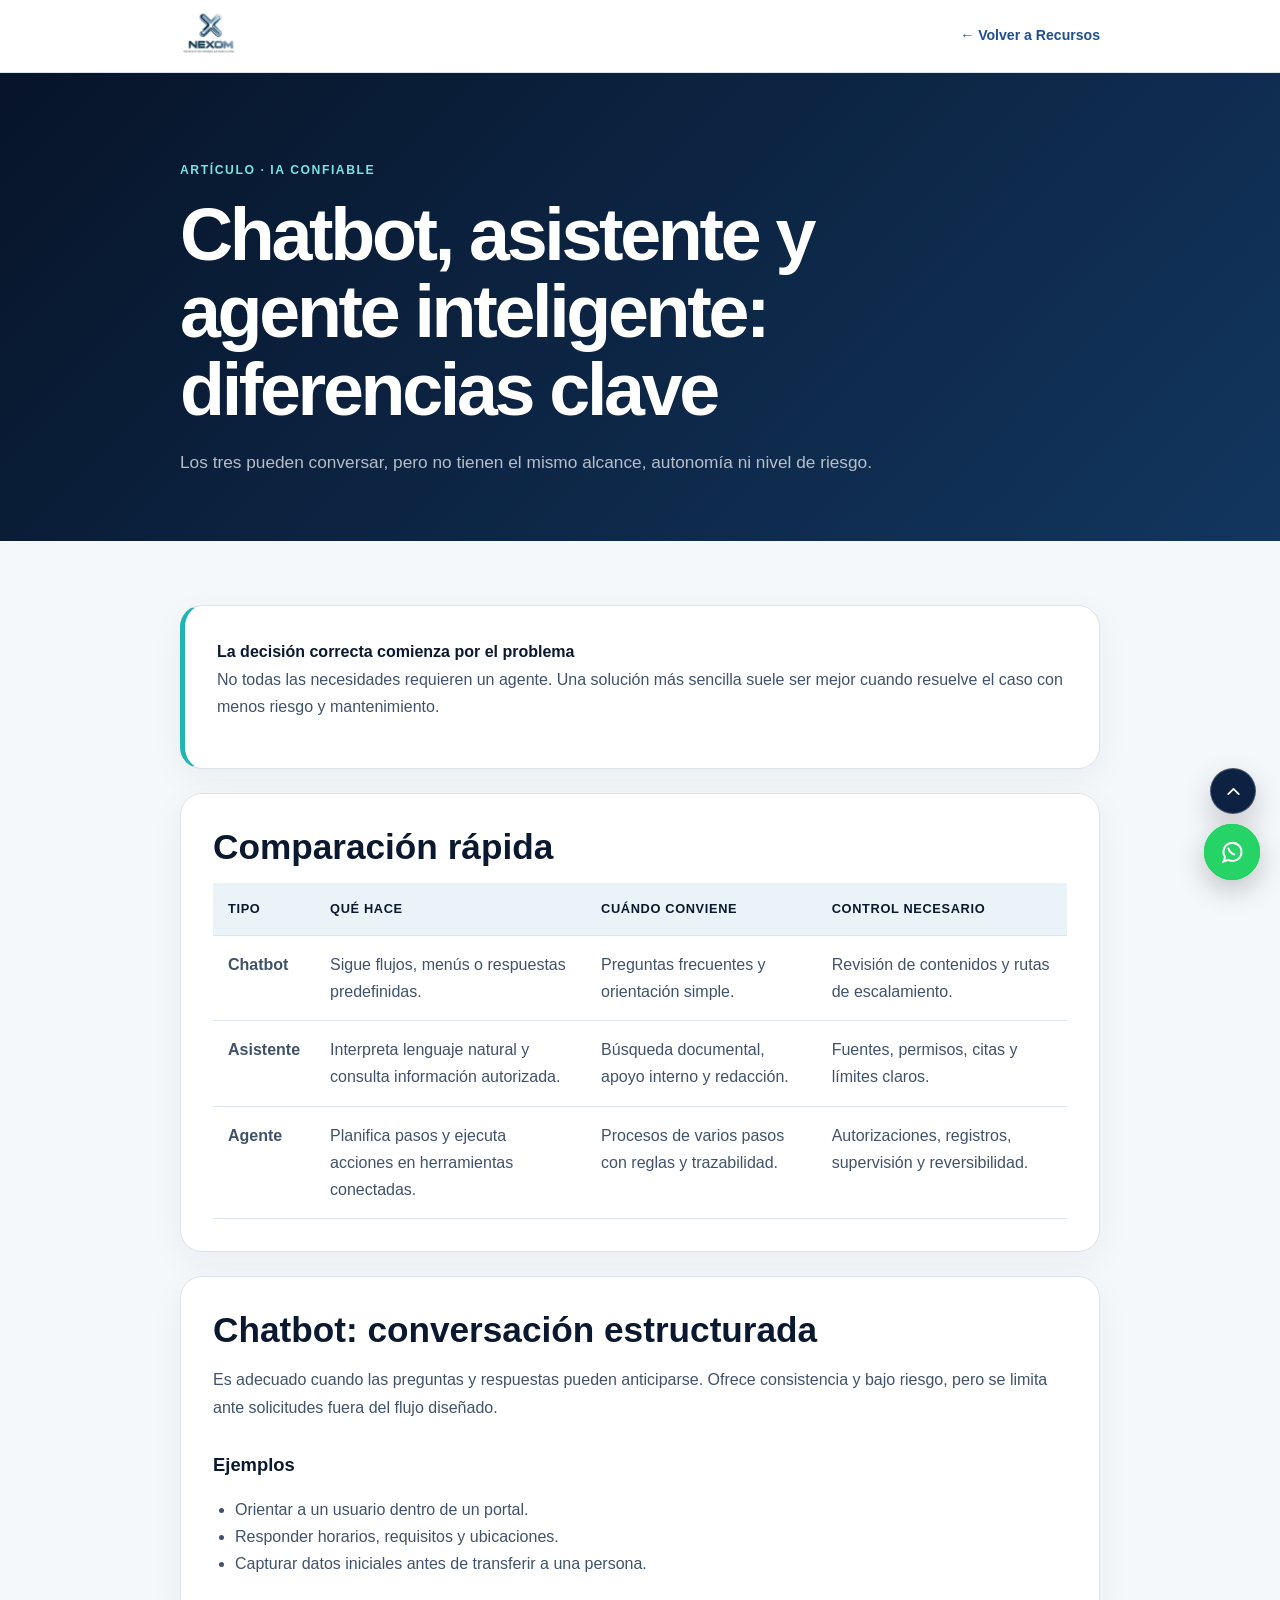
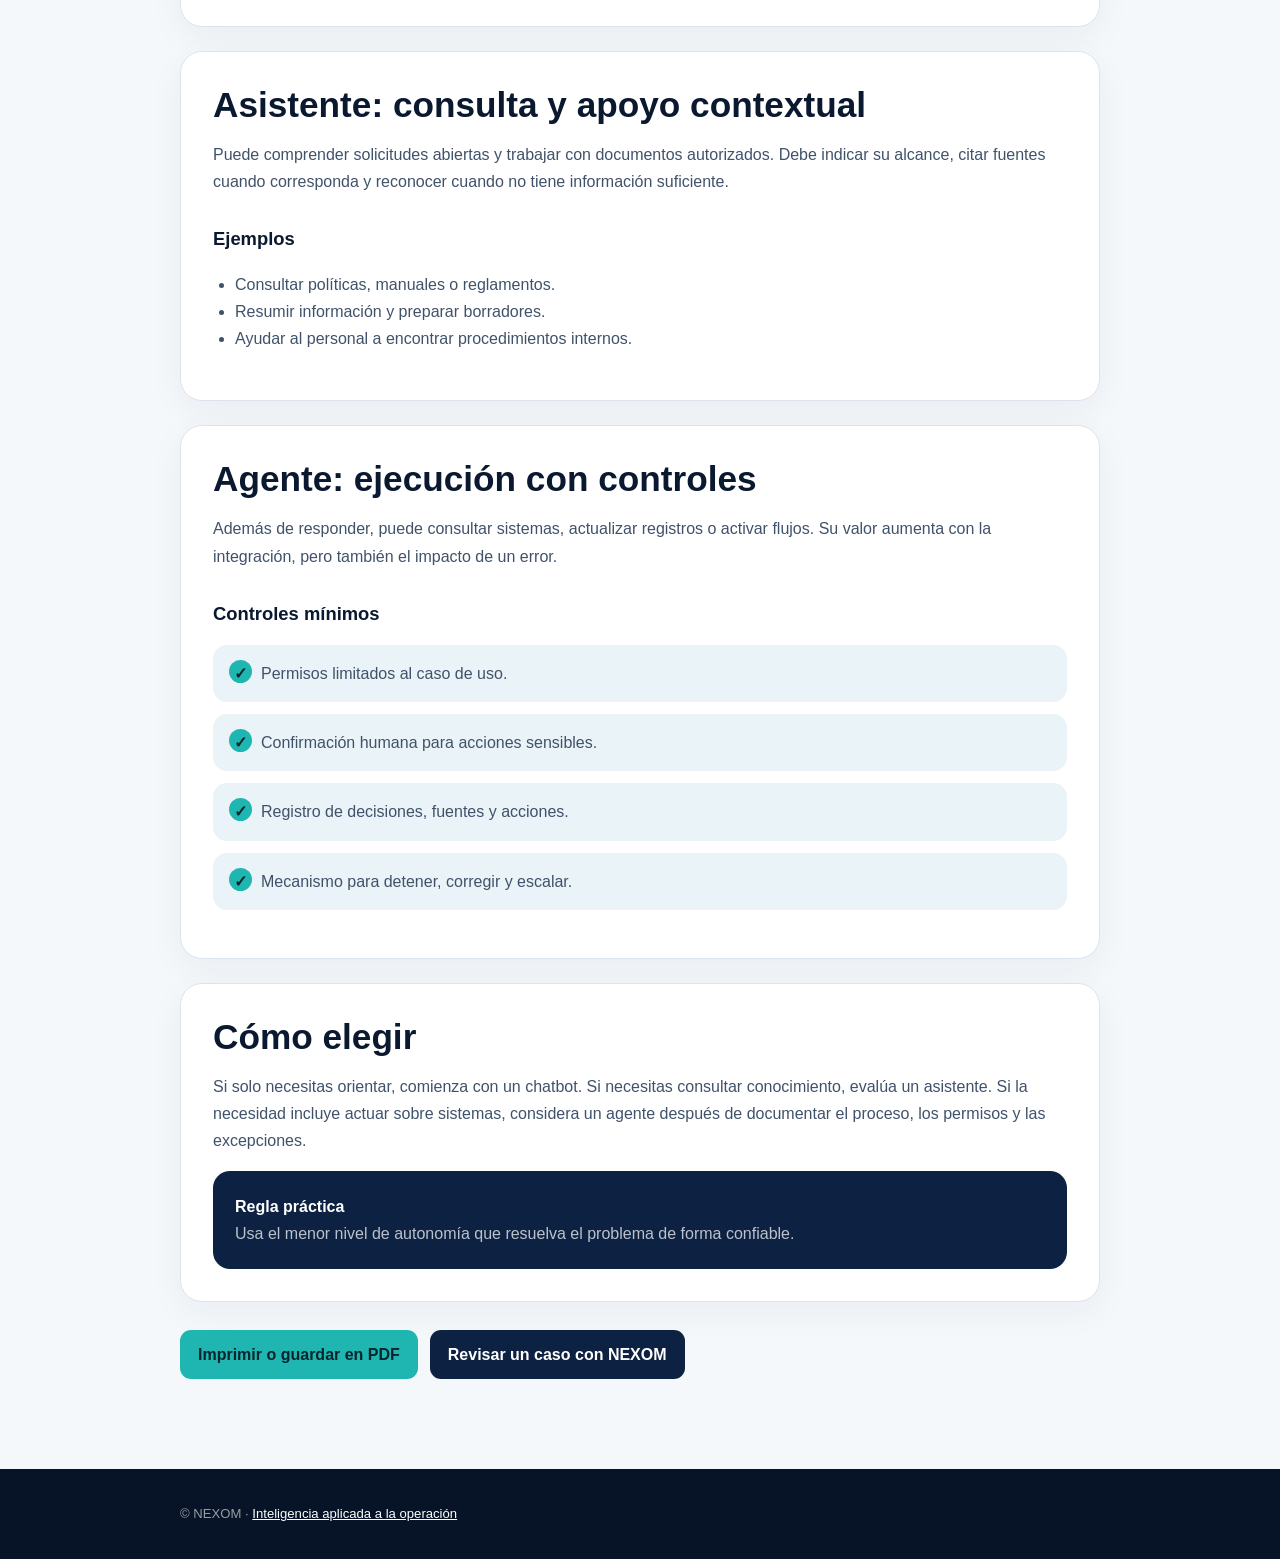
<file: pages/chatbot-asistente-agente.html>
<!doctype html>
<html lang="es-MX">
<head>
  <meta charset="utf-8">
  <meta name="viewport" content="width=device-width,initial-scale=1">
  <title>Chatbot, asistente y agente inteligente | NEXOM</title>
  <meta name="description" content="Comparación práctica entre chatbot, asistente y agente inteligente para elegir la solución adecuada.">
  <link rel="stylesheet" href="../css/resources.css"><link rel="stylesheet" href="../css/whatsapp.css?v=20261015-1">
</head>
<body id="top">
<header class="topbar"><div class="container topbar-inner"><a class="brand" href="../index.html"><img class="brand-logo" src="../images/logo_nexom_sinfondo.png" alt="NEXOM"></a><a class="back" href="../index.html#recursos">← Volver a Recursos</a></div></header>
<section class="resource-hero"><div class="container"><span class="eyebrow">Artículo · IA confiable</span><h1>Chatbot, asistente y agente inteligente: diferencias clave</h1><p>Los tres pueden conversar, pero no tienen el mismo alcance, autonomía ni nivel de riesgo.</p></div></section>
<main class="resource-main"><div class="container">
  <aside class="lead-card"><strong>La decisión correcta comienza por el problema</strong><p>No todas las necesidades requieren un agente. Una solución más sencilla suele ser mejor cuando resuelve el caso con menos riesgo y mantenimiento.</p></aside>
  <section class="content-card"><h2>Comparación rápida</h2><div class="table-wrap"><table><thead><tr><th>Tipo</th><th>Qué hace</th><th>Cuándo conviene</th><th>Control necesario</th></tr></thead><tbody><tr><td><strong>Chatbot</strong></td><td>Sigue flujos, menús o respuestas predefinidas.</td><td>Preguntas frecuentes y orientación simple.</td><td>Revisión de contenidos y rutas de escalamiento.</td></tr><tr><td><strong>Asistente</strong></td><td>Interpreta lenguaje natural y consulta información autorizada.</td><td>Búsqueda documental, apoyo interno y redacción.</td><td>Fuentes, permisos, citas y límites claros.</td></tr><tr><td><strong>Agente</strong></td><td>Planifica pasos y ejecuta acciones en herramientas conectadas.</td><td>Procesos de varios pasos con reglas y trazabilidad.</td><td>Autorizaciones, registros, supervisión y reversibilidad.</td></tr></tbody></table></div></section>
  <section class="content-card"><h2>Chatbot: conversación estructurada</h2><p>Es adecuado cuando las preguntas y respuestas pueden anticiparse. Ofrece consistencia y bajo riesgo, pero se limita ante solicitudes fuera del flujo diseñado.</p><h3>Ejemplos</h3><ul><li>Orientar a un usuario dentro de un portal.</li><li>Responder horarios, requisitos y ubicaciones.</li><li>Capturar datos iniciales antes de transferir a una persona.</li></ul></section>
  <section class="content-card"><h2>Asistente: consulta y apoyo contextual</h2><p>Puede comprender solicitudes abiertas y trabajar con documentos autorizados. Debe indicar su alcance, citar fuentes cuando corresponda y reconocer cuando no tiene información suficiente.</p><h3>Ejemplos</h3><ul><li>Consultar políticas, manuales o reglamentos.</li><li>Resumir información y preparar borradores.</li><li>Ayudar al personal a encontrar procedimientos internos.</li></ul></section>
  <section class="content-card"><h2>Agente: ejecución con controles</h2><p>Además de responder, puede consultar sistemas, actualizar registros o activar flujos. Su valor aumenta con la integración, pero también el impacto de un error.</p><h3>Controles mínimos</h3><ul class="checklist"><li>Permisos limitados al caso de uso.</li><li>Confirmación humana para acciones sensibles.</li><li>Registro de decisiones, fuentes y acciones.</li><li>Mecanismo para detener, corregir y escalar.</li></ul></section>
  <section class="content-card"><h2>Cómo elegir</h2><p>Si solo necesitas orientar, comienza con un chatbot. Si necesitas consultar conocimiento, evalúa un asistente. Si la necesidad incluye actuar sobre sistemas, considera un agente después de documentar el proceso, los permisos y las excepciones.</p><div class="callout"><strong>Regla práctica</strong><p>Usa el menor nivel de autonomía que resuelva el problema de forma confiable.</p></div></section>
  <div class="actions"><button class="btn" type="button" onclick="window.print()">Imprimir o guardar en PDF</button><a class="btn secondary" href="../index.html#contacto">Revisar un caso con NEXOM</a></div>
</div></main>
<footer class="resource-footer"><div class="container">© NEXOM · <a href="../index.html">Inteligencia aplicada a la operación</a></div></footer>
<a class="whatsapp" href="https://wa.me/524776279522" target="_blank" rel="noopener noreferrer" aria-label="Hablar con el asistente virtual de NEXOM"><svg viewBox="0 0 24 24" fill="none" aria-hidden="true"><path d="M20 11.5a8 8 0 0 1-11.8 7L4 20l1.4-4A8 8 0 1 1 20 11.5Z" stroke="currentColor" stroke-width="1.8"/><path d="M8.5 8.5c.8 3 2.2 4.4 5.2 5.2" stroke="currentColor" stroke-width="1.8" stroke-linecap="round"/></svg><span class="whatsapp-tooltip" aria-hidden="true">Habla con nuestro asistente virtual</span></a>
<a class="back-to-top" href="#top" aria-label="Volver al inicio de la página" title="Volver arriba"><svg viewBox="0 0 24 24" fill="none" aria-hidden="true"><path d="m6 15 6-6 6 6" stroke="currentColor" stroke-width="2" stroke-linecap="round" stroke-linejoin="round"/></svg></a>
</body>
</html>
</file>
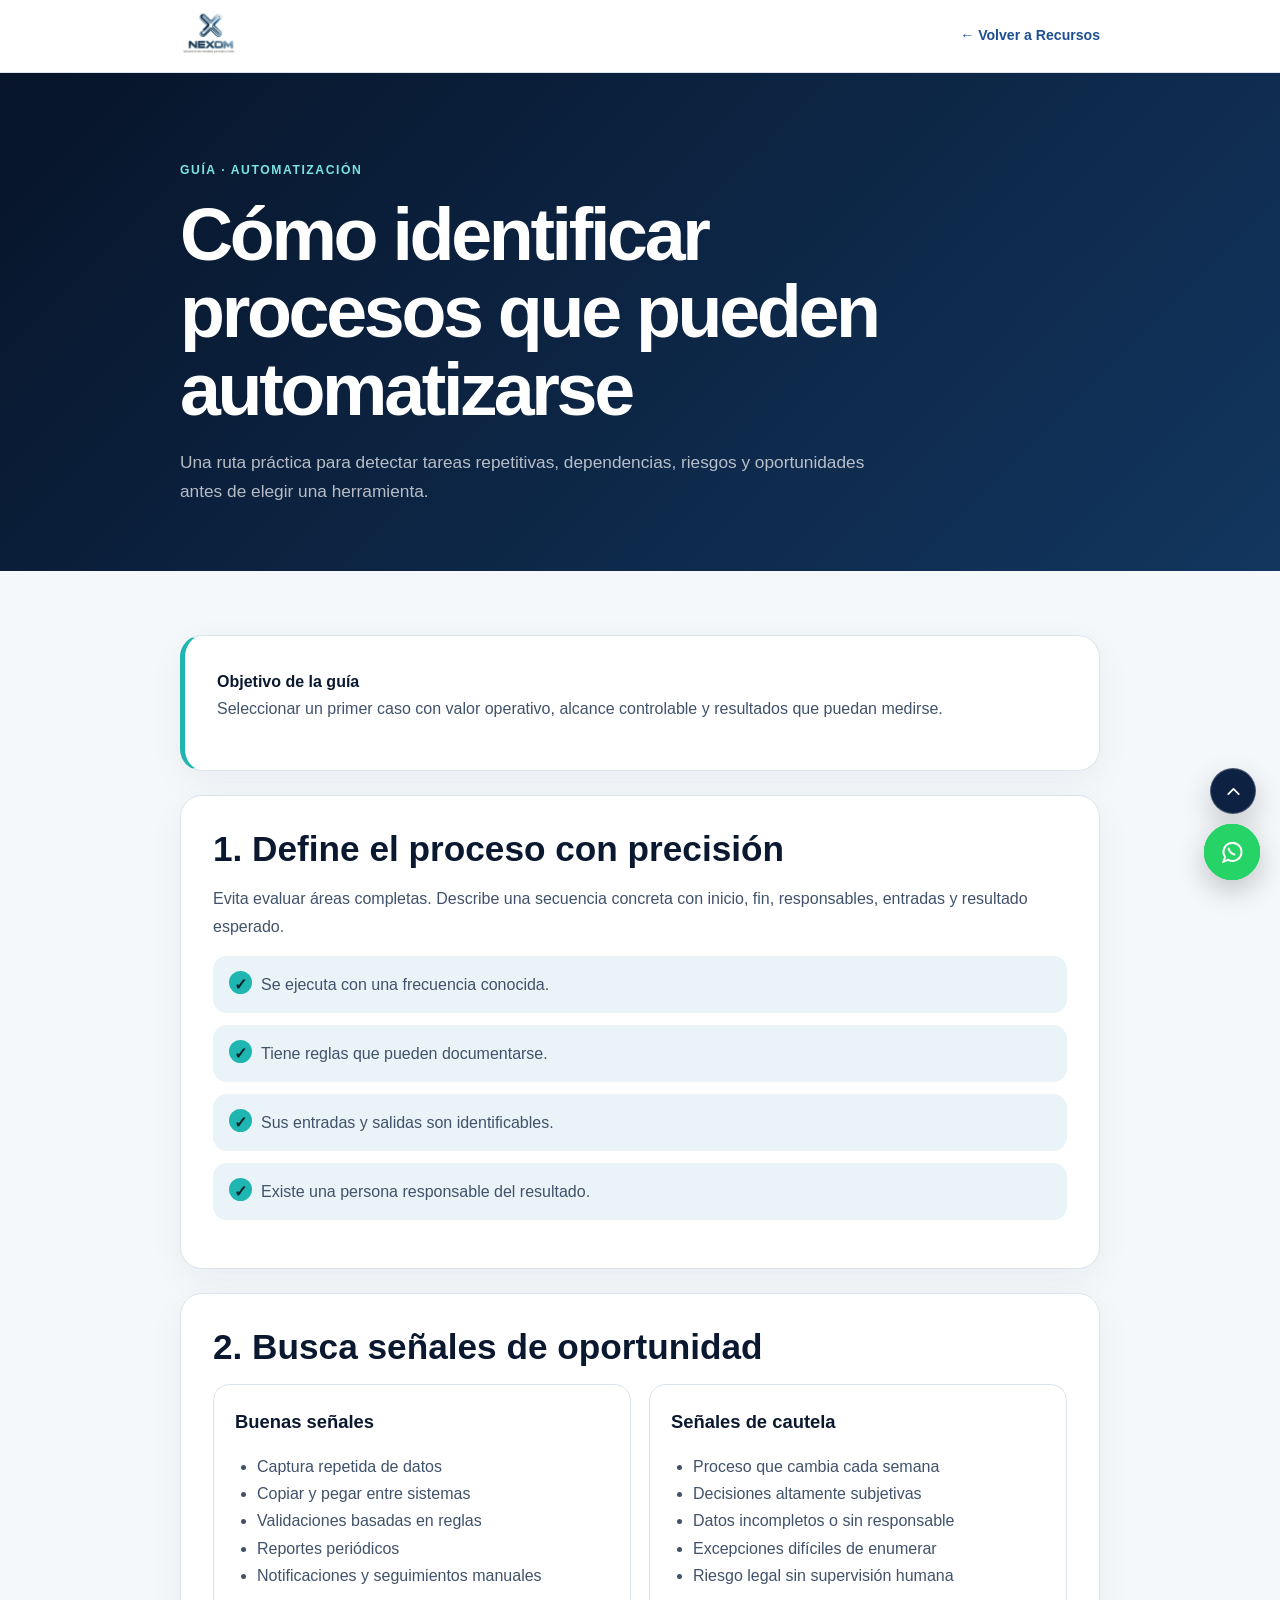
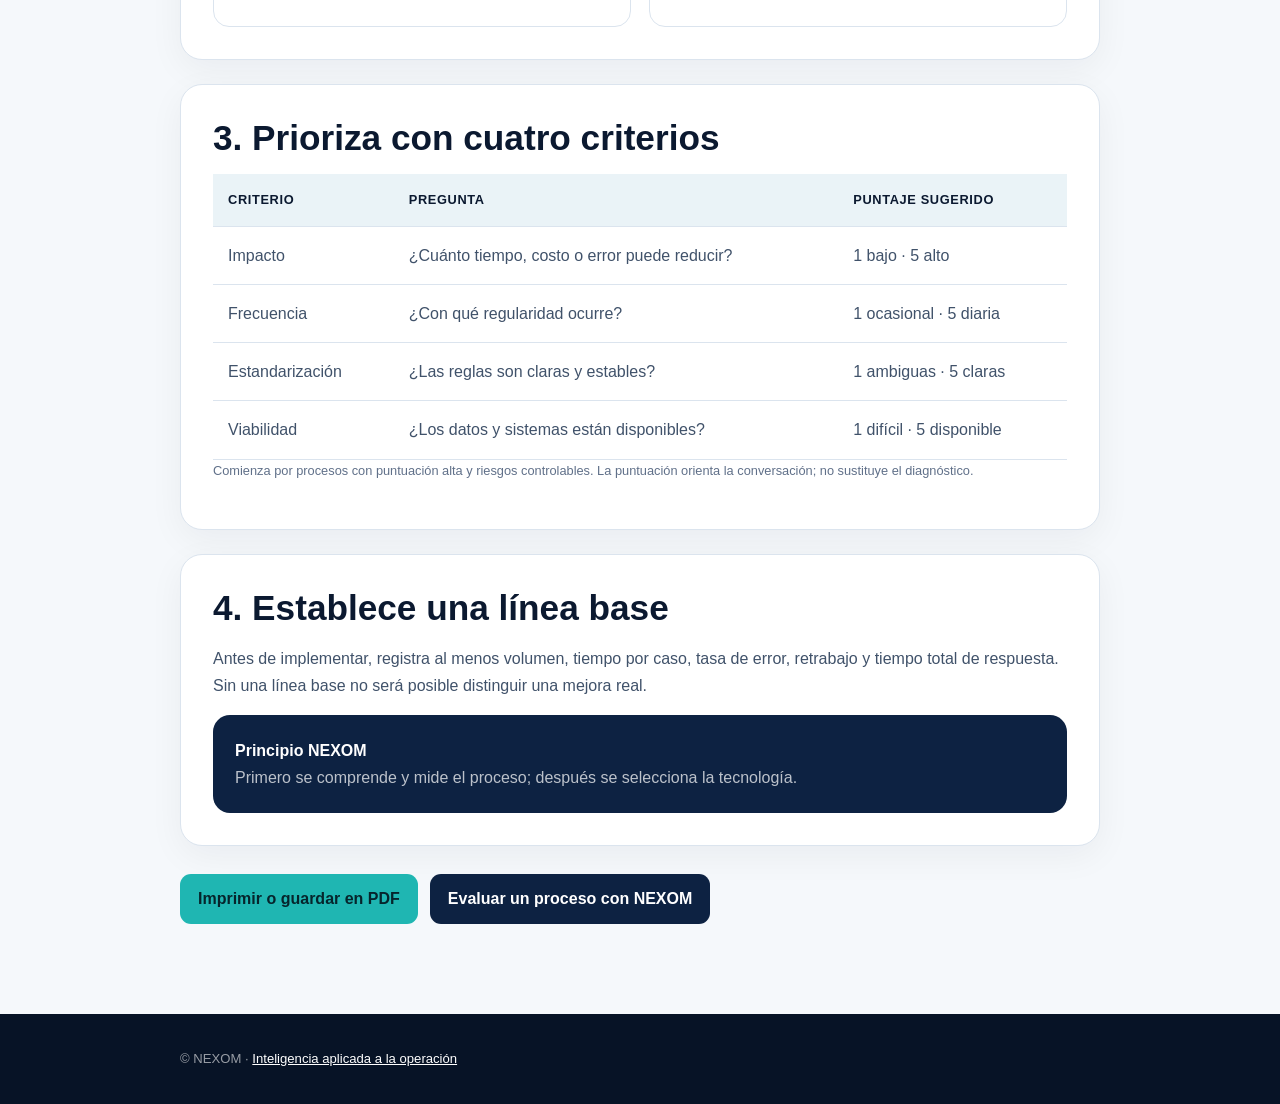
<file: pages/guia-procesos-automatizables.html>
<!doctype html>
<html lang="es-MX">
<head>
  <meta charset="utf-8">
  <meta name="viewport" content="width=device-width,initial-scale=1">
  <title>Guía para identificar procesos automatizables | NEXOM</title>
  <meta name="description" content="Guía práctica de NEXOM para evaluar y priorizar procesos con potencial de automatización.">
  <link rel="stylesheet" href="../css/resources.css"><link rel="stylesheet" href="../css/whatsapp.css?v=20261015-1">
</head>
<body id="top">
<header class="topbar"><div class="container topbar-inner"><a class="brand" href="../index.html"><img class="brand-logo" src="../images/logo_nexom_sinfondo.png" alt="NEXOM"></a><a class="back" href="../index.html#recursos">← Volver a Recursos</a></div></header>
<section class="resource-hero"><div class="container"><span class="eyebrow">Guía · Automatización</span><h1>Cómo identificar procesos que pueden automatizarse</h1><p>Una ruta práctica para detectar tareas repetitivas, dependencias, riesgos y oportunidades antes de elegir una herramienta.</p></div></section>
<main class="resource-main"><div class="container">
  <aside class="lead-card"><strong>Objetivo de la guía</strong><p>Seleccionar un primer caso con valor operativo, alcance controlable y resultados que puedan medirse.</p></aside>
  <section class="content-card"><h2>1. Define el proceso con precisión</h2><p>Evita evaluar áreas completas. Describe una secuencia concreta con inicio, fin, responsables, entradas y resultado esperado.</p><ul class="checklist"><li>Se ejecuta con una frecuencia conocida.</li><li>Tiene reglas que pueden documentarse.</li><li>Sus entradas y salidas son identificables.</li><li>Existe una persona responsable del resultado.</li></ul></section>
  <section class="content-card"><h2>2. Busca señales de oportunidad</h2><div class="grid-2"><article class="mini-card"><h3>Buenas señales</h3><ul><li>Captura repetida de datos</li><li>Copiar y pegar entre sistemas</li><li>Validaciones basadas en reglas</li><li>Reportes periódicos</li><li>Notificaciones y seguimientos manuales</li></ul></article><article class="mini-card"><h3>Señales de cautela</h3><ul><li>Proceso que cambia cada semana</li><li>Decisiones altamente subjetivas</li><li>Datos incompletos o sin responsable</li><li>Excepciones difíciles de enumerar</li><li>Riesgo legal sin supervisión humana</li></ul></article></div></section>
  <section class="content-card"><h2>3. Prioriza con cuatro criterios</h2><div class="table-wrap"><table><thead><tr><th>Criterio</th><th>Pregunta</th><th>Puntaje sugerido</th></tr></thead><tbody><tr><td>Impacto</td><td>¿Cuánto tiempo, costo o error puede reducir?</td><td>1 bajo · 5 alto</td></tr><tr><td>Frecuencia</td><td>¿Con qué regularidad ocurre?</td><td>1 ocasional · 5 diaria</td></tr><tr><td>Estandarización</td><td>¿Las reglas son claras y estables?</td><td>1 ambiguas · 5 claras</td></tr><tr><td>Viabilidad</td><td>¿Los datos y sistemas están disponibles?</td><td>1 difícil · 5 disponible</td></tr></tbody></table></div><p class="note">Comienza por procesos con puntuación alta y riesgos controlables. La puntuación orienta la conversación; no sustituye el diagnóstico.</p></section>
  <section class="content-card"><h2>4. Establece una línea base</h2><p>Antes de implementar, registra al menos volumen, tiempo por caso, tasa de error, retrabajo y tiempo total de respuesta. Sin una línea base no será posible distinguir una mejora real.</p><div class="callout"><strong>Principio NEXOM</strong><p>Primero se comprende y mide el proceso; después se selecciona la tecnología.</p></div></section>
  <div class="actions"><button class="btn" type="button" onclick="window.print()">Imprimir o guardar en PDF</button><a class="btn secondary" href="../index.html#contacto">Evaluar un proceso con NEXOM</a></div>
</div></main>
<footer class="resource-footer"><div class="container">© NEXOM · <a href="../index.html">Inteligencia aplicada a la operación</a></div></footer>
<a class="whatsapp" href="https://wa.me/524776279522" target="_blank" rel="noopener noreferrer" aria-label="Hablar con el asistente virtual de NEXOM"><svg viewBox="0 0 24 24" fill="none" aria-hidden="true"><path d="M20 11.5a8 8 0 0 1-11.8 7L4 20l1.4-4A8 8 0 1 1 20 11.5Z" stroke="currentColor" stroke-width="1.8"/><path d="M8.5 8.5c.8 3 2.2 4.4 5.2 5.2" stroke="currentColor" stroke-width="1.8" stroke-linecap="round"/></svg><span class="whatsapp-tooltip" aria-hidden="true">Habla con nuestro asistente virtual</span></a>
<a class="back-to-top" href="#top" aria-label="Volver al inicio de la página" title="Volver arriba"><svg viewBox="0 0 24 24" fill="none" aria-hidden="true"><path d="m6 15 6-6 6 6" stroke="currentColor" stroke-width="2" stroke-linecap="round" stroke-linejoin="round"/></svg></a>
</body>
</html>
</file>
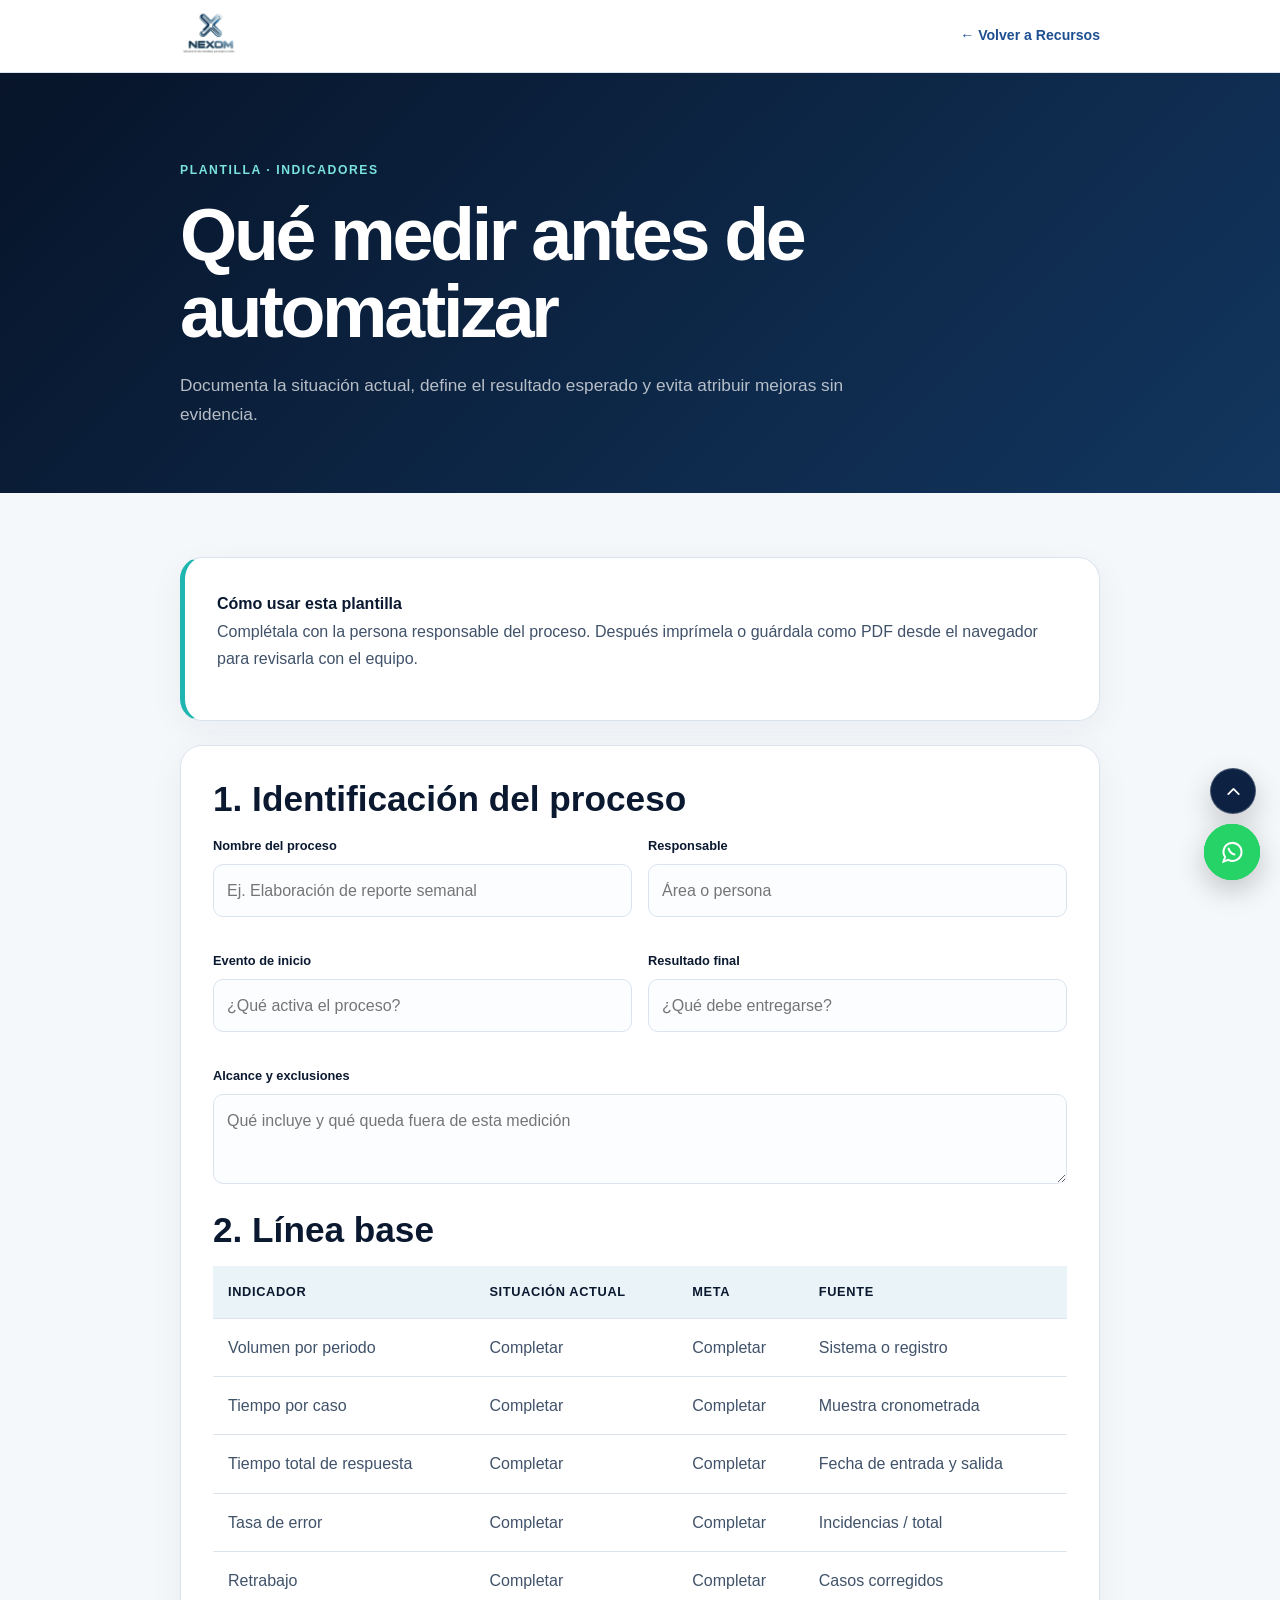
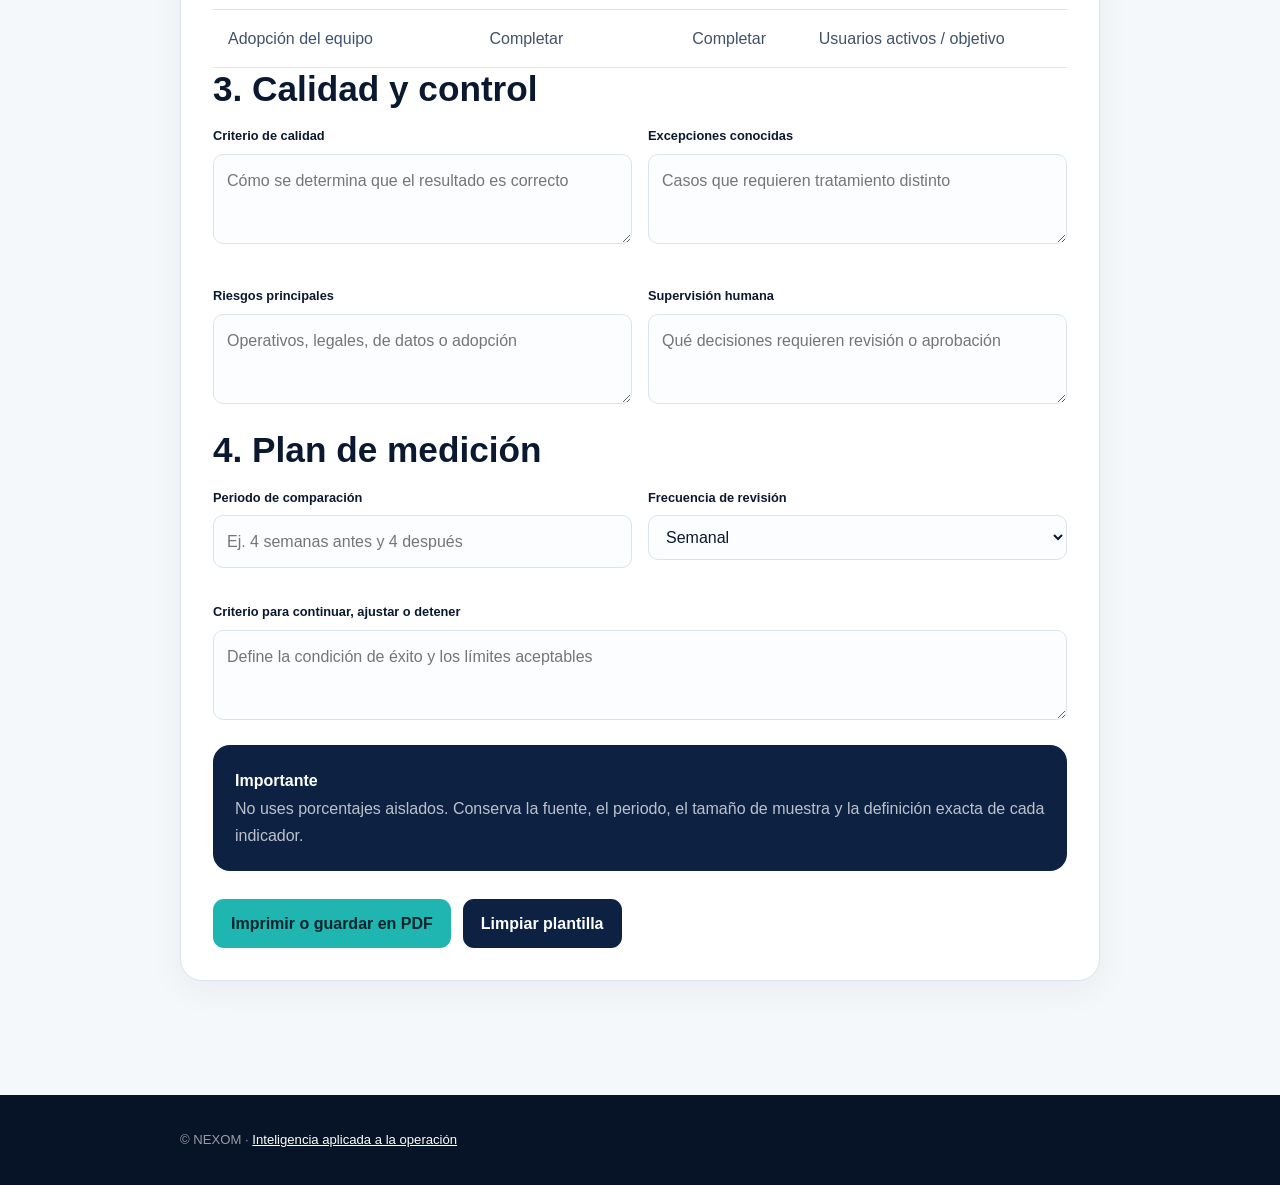
<file: pages/plantilla-indicadores.html>
<!doctype html>
<html lang="es-MX">
<head>
  <meta charset="utf-8">
  <meta name="viewport" content="width=device-width,initial-scale=1">
  <title>Plantilla de indicadores de automatización | NEXOM</title>
  <meta name="description" content="Plantilla práctica para definir la línea base y medir resultados de un proyecto de automatización.">
  <link rel="stylesheet" href="../css/resources.css"><link rel="stylesheet" href="../css/whatsapp.css?v=20261015-1">
</head>
<body id="top">
<header class="topbar"><div class="container topbar-inner"><a class="brand" href="../index.html"><img class="brand-logo" src="../images/logo_nexom_sinfondo.png" alt="NEXOM"></a><a class="back" href="../index.html#recursos">← Volver a Recursos</a></div></header>
<section class="resource-hero"><div class="container"><span class="eyebrow">Plantilla · Indicadores</span><h1>Qué medir antes de automatizar</h1><p>Documenta la situación actual, define el resultado esperado y evita atribuir mejoras sin evidencia.</p></div></section>
<main class="resource-main"><div class="container">
  <aside class="lead-card"><strong>Cómo usar esta plantilla</strong><p>Complétala con la persona responsable del proceso. Después imprímela o guárdala como PDF desde el navegador para revisarla con el equipo.</p></aside>
  <form class="worksheet" onsubmit="return false">
    <h2>1. Identificación del proceso</h2><div class="field-grid"><div class="field"><label for="proceso">Nombre del proceso</label><input id="proceso" placeholder="Ej. Elaboración de reporte semanal"></div><div class="field"><label for="responsable">Responsable</label><input id="responsable" placeholder="Área o persona"></div><div class="field"><label for="inicio">Evento de inicio</label><input id="inicio" placeholder="¿Qué activa el proceso?"></div><div class="field"><label for="fin">Resultado final</label><input id="fin" placeholder="¿Qué debe entregarse?"></div><div class="field full"><label for="alcance">Alcance y exclusiones</label><textarea id="alcance" placeholder="Qué incluye y qué queda fuera de esta medición"></textarea></div></div>
    <h2>2. Línea base</h2><div class="table-wrap"><table><thead><tr><th>Indicador</th><th>Situación actual</th><th>Meta</th><th>Fuente</th></tr></thead><tbody><tr><td>Volumen por periodo</td><td contenteditable="true">Completar</td><td contenteditable="true">Completar</td><td contenteditable="true">Sistema o registro</td></tr><tr><td>Tiempo por caso</td><td contenteditable="true">Completar</td><td contenteditable="true">Completar</td><td contenteditable="true">Muestra cronometrada</td></tr><tr><td>Tiempo total de respuesta</td><td contenteditable="true">Completar</td><td contenteditable="true">Completar</td><td contenteditable="true">Fecha de entrada y salida</td></tr><tr><td>Tasa de error</td><td contenteditable="true">Completar</td><td contenteditable="true">Completar</td><td contenteditable="true">Incidencias / total</td></tr><tr><td>Retrabajo</td><td contenteditable="true">Completar</td><td contenteditable="true">Completar</td><td contenteditable="true">Casos corregidos</td></tr><tr><td>Adopción del equipo</td><td contenteditable="true">Completar</td><td contenteditable="true">Completar</td><td contenteditable="true">Usuarios activos / objetivo</td></tr></tbody></table></div>
    <h2>3. Calidad y control</h2><div class="field-grid"><div class="field"><label for="calidad">Criterio de calidad</label><textarea id="calidad" placeholder="Cómo se determina que el resultado es correcto"></textarea></div><div class="field"><label for="excepciones">Excepciones conocidas</label><textarea id="excepciones" placeholder="Casos que requieren tratamiento distinto"></textarea></div><div class="field"><label for="riesgos">Riesgos principales</label><textarea id="riesgos" placeholder="Operativos, legales, de datos o adopción"></textarea></div><div class="field"><label for="supervision">Supervisión humana</label><textarea id="supervision" placeholder="Qué decisiones requieren revisión o aprobación"></textarea></div></div>
    <h2>4. Plan de medición</h2><div class="field-grid"><div class="field"><label for="periodo">Periodo de comparación</label><input id="periodo" placeholder="Ej. 4 semanas antes y 4 después"></div><div class="field"><label for="frecuencia">Frecuencia de revisión</label><select id="frecuencia"><option>Semanal</option><option>Quincenal</option><option>Mensual</option><option>Por cada ejecución</option></select></div><div class="field full"><label for="decision">Criterio para continuar, ajustar o detener</label><textarea id="decision" placeholder="Define la condición de éxito y los límites aceptables"></textarea></div></div>
    <div class="callout"><strong>Importante</strong><p>No uses porcentajes aislados. Conserva la fuente, el periodo, el tamaño de muestra y la definición exacta de cada indicador.</p></div>
    <div class="actions"><button class="btn" type="button" onclick="window.print()">Imprimir o guardar en PDF</button><button class="btn secondary" type="reset">Limpiar plantilla</button></div>
  </form>
</div></main>
<footer class="resource-footer"><div class="container">© NEXOM · <a href="../index.html">Inteligencia aplicada a la operación</a></div></footer>
<a class="whatsapp" href="https://wa.me/524776279522" target="_blank" rel="noopener noreferrer" aria-label="Hablar con el asistente virtual de NEXOM"><svg viewBox="0 0 24 24" fill="none" aria-hidden="true"><path d="M20 11.5a8 8 0 0 1-11.8 7L4 20l1.4-4A8 8 0 1 1 20 11.5Z" stroke="currentColor" stroke-width="1.8"/><path d="M8.5 8.5c.8 3 2.2 4.4 5.2 5.2" stroke="currentColor" stroke-width="1.8" stroke-linecap="round"/></svg><span class="whatsapp-tooltip" aria-hidden="true">Habla con nuestro asistente virtual</span></a>
<a class="back-to-top" href="#top" aria-label="Volver al inicio de la página" title="Volver arriba"><svg viewBox="0 0 24 24" fill="none" aria-hidden="true"><path d="m6 15 6-6 6 6" stroke="currentColor" stroke-width="2" stroke-linecap="round" stroke-linejoin="round"/></svg></a>
</body>
</html>
</file>
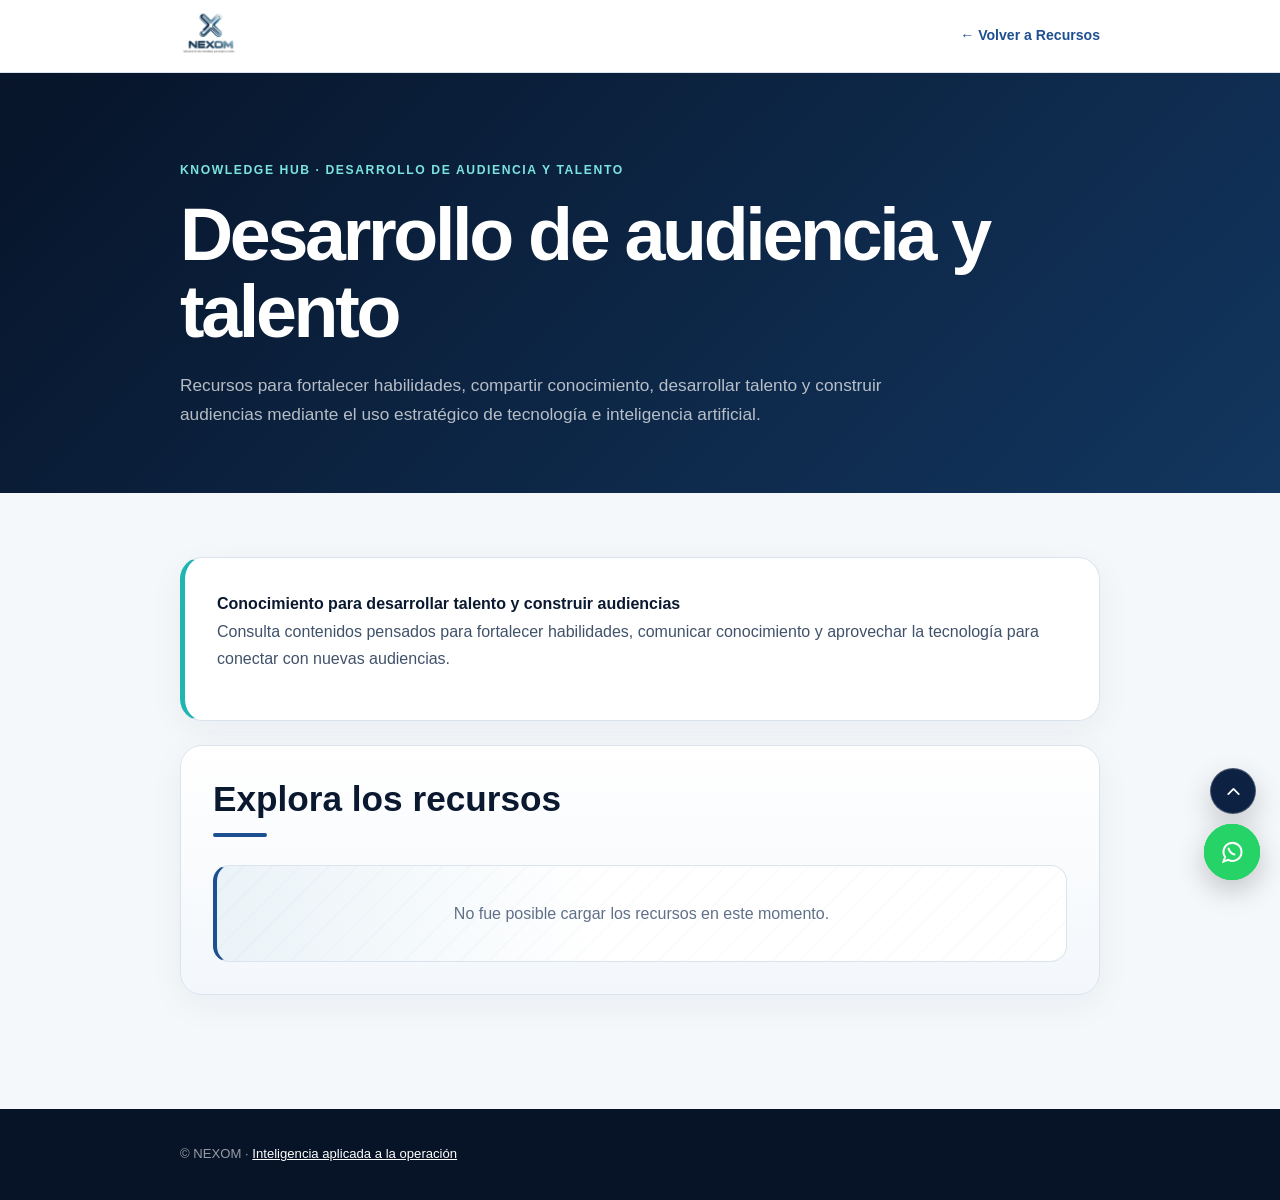
<file: pages/recursos-audiencia-talento.html>
<!doctype html>
<html lang="es-MX">
<head>
  <meta charset="utf-8">
  <meta name="viewport" content="width=device-width, initial-scale=1">
  <title>Recursos para desarrollo de audiencia y talento | NEXOM</title>
  <meta name="description" content="Recursos y herramientas sobre inteligencia artificial, aprendizaje, comunicación, desarrollo de talento y construcción de audiencia.">
  <link rel="stylesheet" href="../css/resources.css?v=20260810-2">
  <link rel="stylesheet" href="../css/whatsapp.css?v=20261015-1">
</head>
<body id="top">
  <header class="topbar">
    <div class="container topbar-inner">
      <a class="brand" href="../index.html" aria-label="Ir al inicio de NEXOM">
        <img class="brand-logo" src="../images/logo_nexom_sinfondo.png" alt="NEXOM">
      </a>
      <a class="back" href="../index.html#recursos">← Volver a Recursos</a>
    </div>
  </header>

  <section class="resource-hero" aria-labelledby="page-title">
    <div class="container">
      <span class="eyebrow">Knowledge Hub · Desarrollo de audiencia y talento</span>
      <h1 id="page-title">Desarrollo de audiencia y talento</h1>
      <p>Recursos para fortalecer habilidades, compartir conocimiento, desarrollar talento y construir audiencias mediante el uso estratégico de tecnología e inteligencia artificial.</p>
    </div>
  </section>

  <main class="resource-main">
    <div class="container">
      <aside class="lead-card">
        <strong>Conocimiento para desarrollar talento y construir audiencias</strong>
        <p>Consulta contenidos pensados para fortalecer habilidades, comunicar conocimiento y aprovechar la tecnología para conectar con nuevas audiencias.</p>
      </aside>

      <section class="content-card knowledge-hub-listing knowledge-hub-listing--audience" aria-labelledby="recursos-audiencia-talento-title">
        <h2 id="recursos-audiencia-talento-title">Explora los recursos</h2>
        <div id="recursos-audiencia-talento" aria-live="polite">
          <p>Los recursos se cargarán aquí.</p>
        </div>
      </section>
    </div>
  </main>

  <footer class="resource-footer">
    <div class="container">© NEXOM · <a href="../index.html">Inteligencia aplicada a la operación</a></div>
  </footer>

  <a class="whatsapp" href="https://wa.me/524776279522" target="_blank" rel="noopener noreferrer" aria-label="Hablar con el asistente virtual de NEXOM">
    <svg viewBox="0 0 24 24" fill="none" aria-hidden="true">
      <path d="M20 11.5a8 8 0 0 1-11.8 7L4 20l1.4-4A8 8 0 1 1 20 11.5Z" stroke="currentColor" stroke-width="1.8"/>
      <path d="M8.5 8.5c.8 3 2.2 4.4 5.2 5.2" stroke="currentColor" stroke-width="1.8" stroke-linecap="round"/>
    </svg>
    <span class="whatsapp-tooltip" aria-hidden="true">Habla con nuestro asistente virtual</span>
  </a>
  <a class="back-to-top" href="#top" aria-label="Volver al inicio de la página" title="Volver arriba">
    <svg viewBox="0 0 24 24" fill="none" aria-hidden="true">
      <path d="m6 15 6-6 6 6" stroke="currentColor" stroke-width="2" stroke-linecap="round" stroke-linejoin="round"/>
    </svg>
  </a>
  <script src="../js/knowledge-hub-audiencia-talento.js"></script>
</body>
</html>
</file>
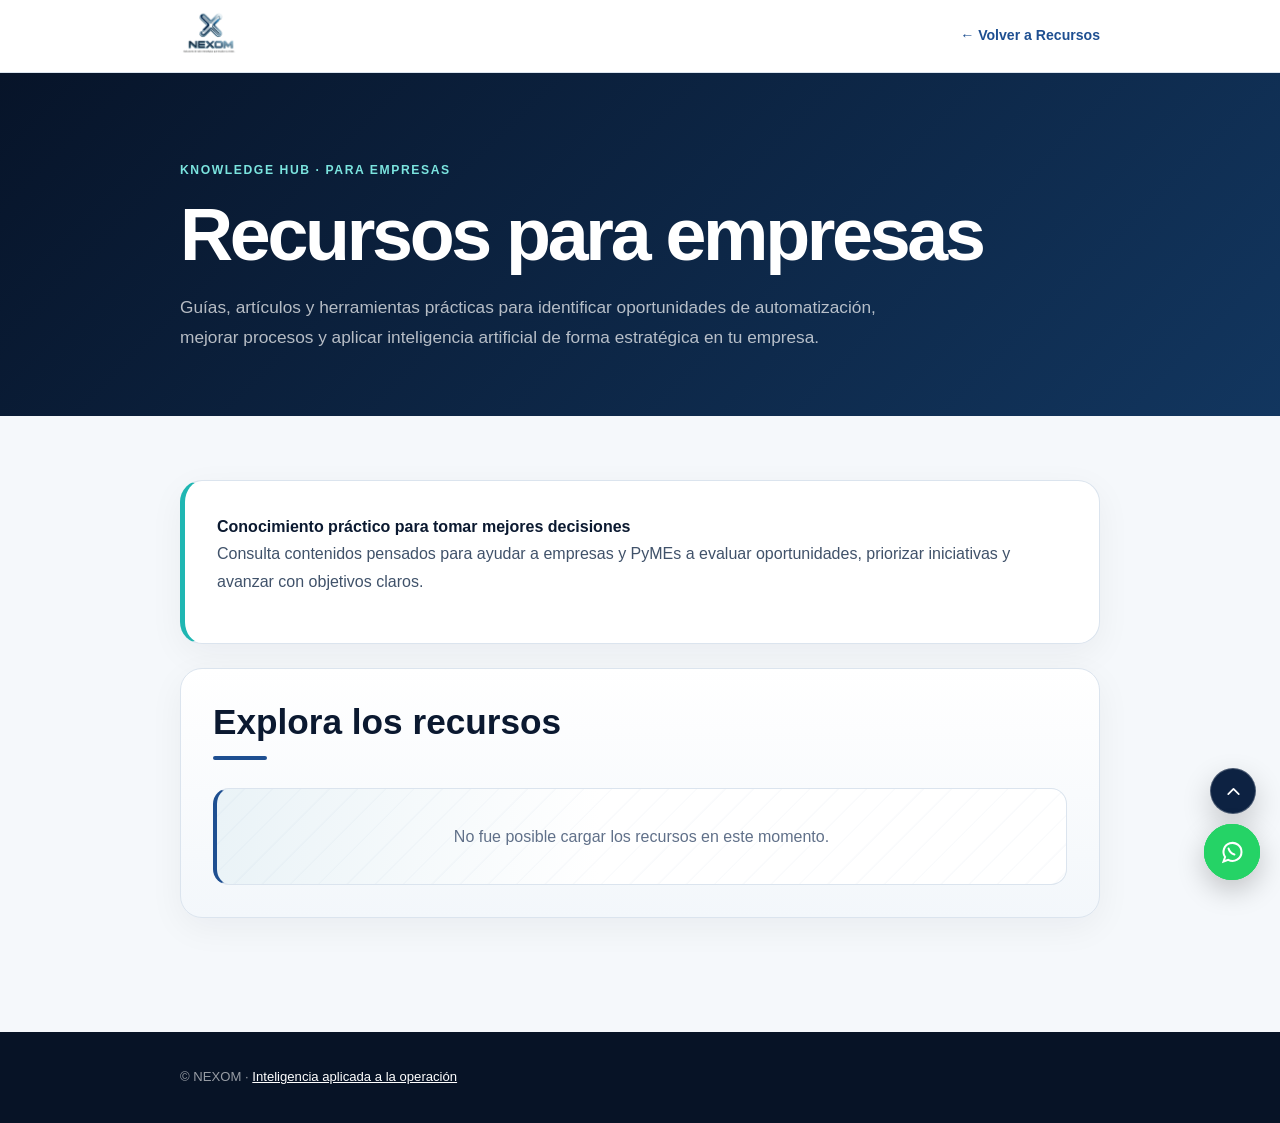
<file: pages/recursos-empresas.html>
<!doctype html>
<html lang="es-MX">
<head>
  <meta charset="utf-8">
  <meta name="viewport" content="width=device-width, initial-scale=1">
  <title>Recursos para empresas | NEXOM</title>
  <meta name="description" content="Recursos prácticos sobre inteligencia artificial, automatización y tecnología para empresas y PyMEs.">
  <link rel="stylesheet" href="../css/resources.css?v=20260810-2">
  <link rel="stylesheet" href="../css/whatsapp.css?v=20261015-1">
</head>
<body id="top">
  <header class="topbar">
    <div class="container topbar-inner">
      <a class="brand" href="../index.html" aria-label="Ir al inicio de NEXOM">
        <img class="brand-logo" src="../images/logo_nexom_sinfondo.png" alt="NEXOM">
      </a>
      <a class="back" href="../index.html#recursos">← Volver a Recursos</a>
    </div>
  </header>

  <section class="resource-hero" aria-labelledby="page-title">
    <div class="container">
      <span class="eyebrow">Knowledge Hub · Para empresas</span>
      <h1 id="page-title">Recursos para empresas</h1>
      <p>Guías, artículos y herramientas prácticas para identificar oportunidades de automatización, mejorar procesos y aplicar inteligencia artificial de forma estratégica en tu empresa.</p>
    </div>
  </section>

  <main class="resource-main">
    <div class="container">
      <aside class="lead-card">
        <strong>Conocimiento práctico para tomar mejores decisiones</strong>
        <p>Consulta contenidos pensados para ayudar a empresas y PyMEs a evaluar oportunidades, priorizar iniciativas y avanzar con objetivos claros.</p>
      </aside>

      <section class="content-card knowledge-hub-listing knowledge-hub-listing--business" aria-labelledby="recursos-empresas-title">
        <h2 id="recursos-empresas-title">Explora los recursos</h2>
        <div id="recursos-empresas" aria-live="polite">
          <p>Los recursos se cargarán aquí.</p>
        </div>
      </section>
    </div>
  </main>

  <footer class="resource-footer">
    <div class="container">© NEXOM · <a href="../index.html">Inteligencia aplicada a la operación</a></div>
  </footer>

  <a class="whatsapp" href="https://wa.me/524776279522" target="_blank" rel="noopener noreferrer" aria-label="Hablar con el asistente virtual de NEXOM">
    <svg viewBox="0 0 24 24" fill="none" aria-hidden="true">
      <path d="M20 11.5a8 8 0 0 1-11.8 7L4 20l1.4-4A8 8 0 1 1 20 11.5Z" stroke="currentColor" stroke-width="1.8"/>
      <path d="M8.5 8.5c.8 3 2.2 4.4 5.2 5.2" stroke="currentColor" stroke-width="1.8" stroke-linecap="round"/>
    </svg>
    <span class="whatsapp-tooltip" aria-hidden="true">Habla con nuestro asistente virtual</span>
  </a>
  <a class="back-to-top" href="#top" aria-label="Volver al inicio de la página" title="Volver arriba">
    <svg viewBox="0 0 24 24" fill="none" aria-hidden="true">
      <path d="m6 15 6-6 6 6" stroke="currentColor" stroke-width="2" stroke-linecap="round" stroke-linejoin="round"/>
    </svg>
  </a>
  <script src="../js/knowledge-hub-empresas.js?v=20260810-1"></script>
</body>
</html>
</file>
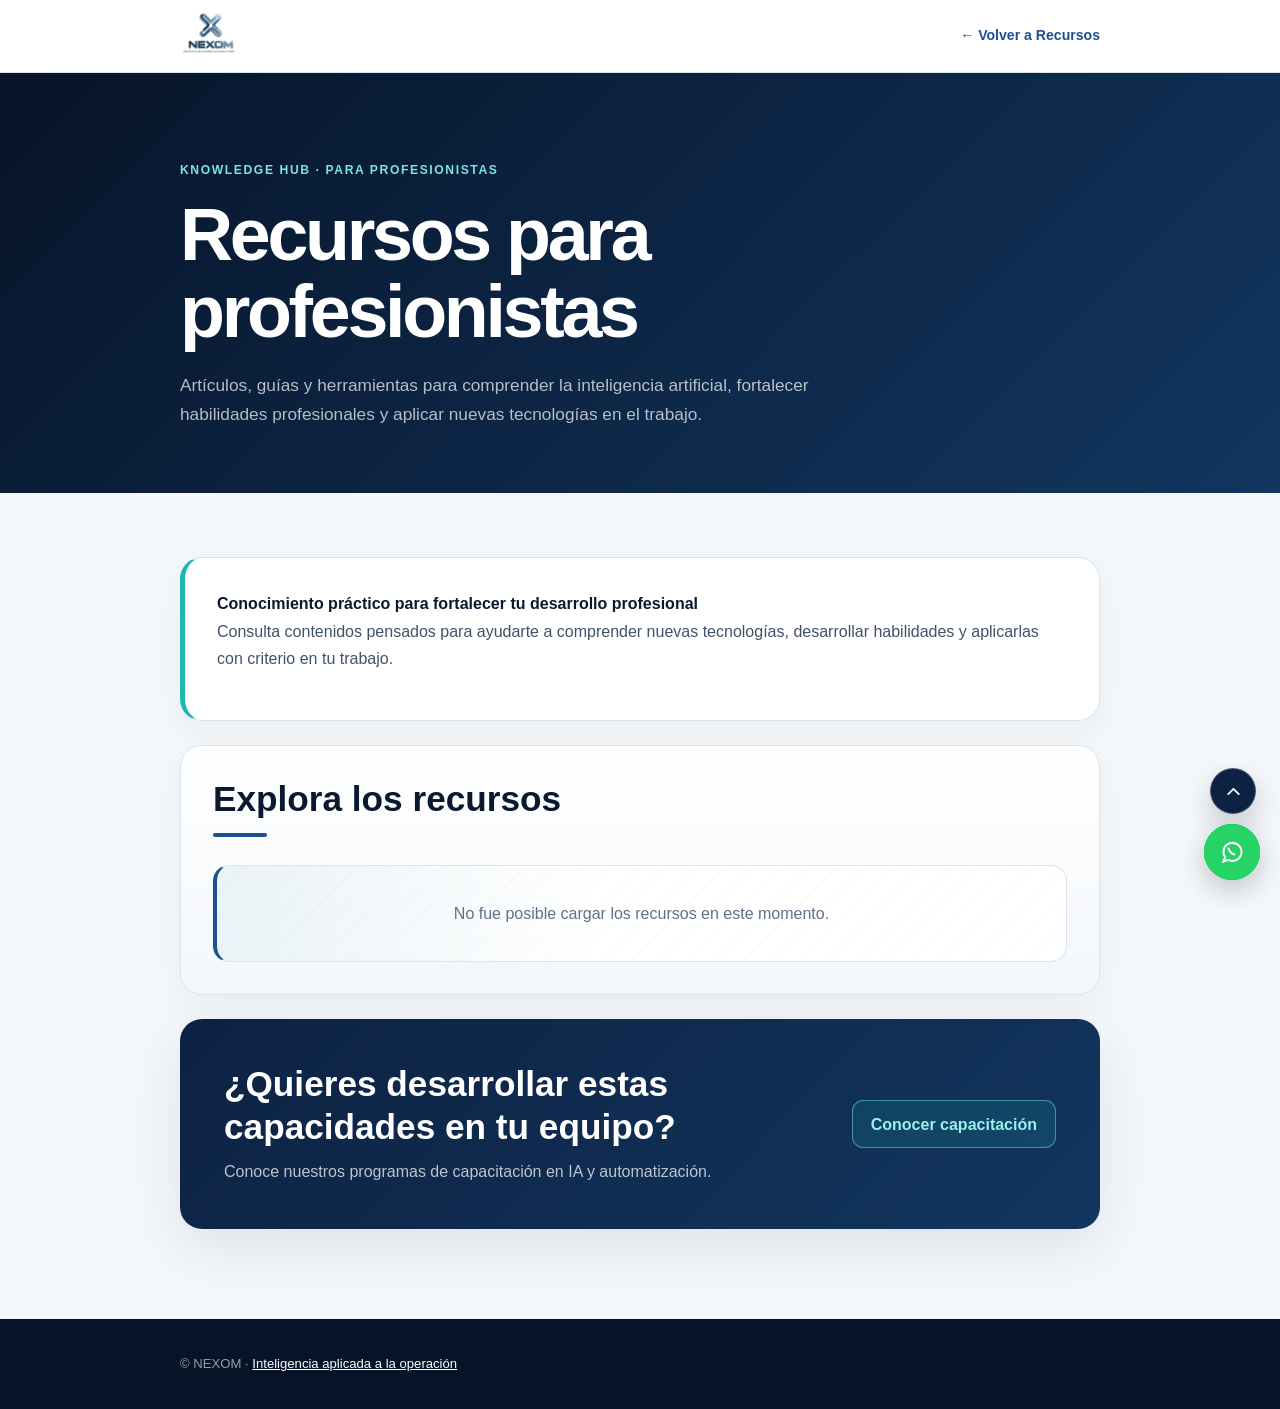
<file: pages/recursos-profesionistas.html>
<!doctype html>
<html lang="es-MX">
<head>
  <meta charset="utf-8">
  <meta name="viewport" content="width=device-width, initial-scale=1">
  <title>Recursos para profesionistas | NEXOM</title>
  <meta name="description" content="Recursos, artículos y herramientas sobre inteligencia artificial, automatización y desarrollo profesional para profesionistas.">
  <link rel="stylesheet" href="../css/resources.css?v=20260811-1">
  <link rel="stylesheet" href="../css/whatsapp.css?v=20261015-1">
</head>
<body id="top">
  <header class="topbar">
    <div class="container topbar-inner">
      <a class="brand" href="../index.html" aria-label="Ir al inicio de NEXOM">
        <img class="brand-logo" src="../images/logo_nexom_sinfondo.png" alt="NEXOM">
      </a>
      <a class="back" href="../index.html#recursos">← Volver a Recursos</a>
    </div>
  </header>

  <section class="resource-hero" aria-labelledby="page-title">
    <div class="container">
      <span class="eyebrow">Knowledge Hub · Para profesionistas</span>
      <h1 id="page-title">Recursos para profesionistas</h1>
      <p>Artículos, guías y herramientas para comprender la inteligencia artificial, fortalecer habilidades profesionales y aplicar nuevas tecnologías en el trabajo.</p>
    </div>
  </section>

  <main class="resource-main">
    <div class="container">
      <aside class="lead-card">
        <strong>Conocimiento práctico para fortalecer tu desarrollo profesional</strong>
        <p>Consulta contenidos pensados para ayudarte a comprender nuevas tecnologías, desarrollar habilidades y aplicarlas con criterio en tu trabajo.</p>
      </aside>

      <section class="content-card knowledge-hub-listing knowledge-hub-listing--professionals" aria-labelledby="recursos-profesionistas-title">
        <h2 id="recursos-profesionistas-title">Explora los recursos</h2>
        <div id="recursos-profesionistas" aria-live="polite">
          <p>Los recursos se cargarán aquí.</p>
        </div>
      </section>

      <section class="professionals-cta" aria-labelledby="professionals-cta-title">
        <div>
          <h2 id="professionals-cta-title">¿Quieres desarrollar estas capacidades en tu equipo?</h2>
          <p>Conoce nuestros programas de capacitación en IA y automatización.</p>
        </div>
        <span class="professionals-cta-action">Conocer capacitación</span>
      </section>
    </div>
  </main>

  <footer class="resource-footer">
    <div class="container">© NEXOM · <a href="../index.html">Inteligencia aplicada a la operación</a></div>
  </footer>

  <a class="whatsapp" href="https://wa.me/524776279522" target="_blank" rel="noopener noreferrer" aria-label="Hablar con el asistente virtual de NEXOM">
    <svg viewBox="0 0 24 24" fill="none" aria-hidden="true">
      <path d="M20 11.5a8 8 0 0 1-11.8 7L4 20l1.4-4A8 8 0 1 1 20 11.5Z" stroke="currentColor" stroke-width="1.8"/>
      <path d="M8.5 8.5c.8 3 2.2 4.4 5.2 5.2" stroke="currentColor" stroke-width="1.8" stroke-linecap="round"/>
    </svg>
    <span class="whatsapp-tooltip" aria-hidden="true">Habla con nuestro asistente virtual</span>
  </a>
  <a class="back-to-top" href="#top" aria-label="Volver al inicio de la página" title="Volver arriba">
    <svg viewBox="0 0 24 24" fill="none" aria-hidden="true">
      <path d="m6 15 6-6 6 6" stroke="currentColor" stroke-width="2" stroke-linecap="round" stroke-linejoin="round"/>
    </svg>
  </a>
  <script src="../js/knowledge-hub-profesionistas.js?v=20260811-1"></script>
</body>
</html>
</file>
<file: css/whatsapp.css>
.whatsapp {
  position: fixed;
  right: 20px;
  bottom: 20px;
  z-index: 500;
  isolation: isolate;
  display: grid;
  width: 56px;
  height: 56px;
  place-items: center;
  border-radius: 50%;
  background: #25d366;
  color: #fff;
  box-shadow: 0 10px 28px rgba(0, 0, 0, .22);
  transition: transform .22s ease, box-shadow .22s ease;
  animation: whatsapp-attention 3s ease-in-out infinite;
}

.whatsapp::before,
.whatsapp::after {
  position: absolute;
  z-index: -1;
  inset: 0;
  border: 2px solid #25d366;
  border-radius: inherit;
  content: "";
  pointer-events: none;
  animation: whatsapp-ripple 2.4s ease-out infinite;
}

.whatsapp::after {
  animation-delay: 1.2s;
}

.whatsapp svg {
  position: relative;
  z-index: 1;
  width: 27px;
  height: 27px;
}

.whatsapp-tooltip {
  position: absolute;
  right: calc(100% + 12px);
  top: 50%;
  z-index: 2;
  width: max-content;
  max-width: min(280px, calc(100vw - 100px));
  padding: 9px 12px;
  border-radius: 8px;
  background: #0d2242;
  color: #fff;
  font-size: .82rem;
  font-weight: 600;
  line-height: 1.35;
  opacity: 0;
  pointer-events: none;
  transform: translate(4px, -50%);
  transition: opacity .18s ease, transform .18s ease, visibility .18s ease;
  visibility: hidden;
}

.whatsapp:hover,
.whatsapp:focus-visible {
  box-shadow: 0 12px 32px rgba(0, 0, 0, .28);
  transform: scale(1.06);
}

.whatsapp:hover .whatsapp-tooltip,
.whatsapp:focus-visible .whatsapp-tooltip {
  opacity: 1;
  transform: translate(0, -50%);
  visibility: visible;
}

.whatsapp:focus-visible {
  outline: 3px solid #0d2242;
  outline-offset: 4px;
}

@keyframes whatsapp-ripple {
  0% {
    opacity: .45;
    transform: scale(1);
  }

  100% {
    opacity: 0;
    transform: scale(1.85);
  }
}

@keyframes whatsapp-attention {
  0%, 100% {
    box-shadow: 0 10px 28px rgba(0, 0, 0, .22);
  }

  50% {
    box-shadow: 0 12px 31px rgba(37, 211, 102, .32);
  }
}

@media (max-width: 680px) {
  .whatsapp {
    right: calc(16px + env(safe-area-inset-right, 0px));
    bottom: calc(16px + env(safe-area-inset-bottom, 0px));
    width: 58px;
    height: 58px;
  }
}

@media (prefers-reduced-motion: reduce) {
  .whatsapp,
  .whatsapp::before,
  .whatsapp::after,
  .whatsapp-tooltip {
    animation: none;
    transition: none;
  }

  .whatsapp:hover,
  .whatsapp:focus-visible {
    transform: none;
  }
}
</file>
<file: css/legal.css>
:root{--ink:#0b1930;--navy:#0d2242;--blue:#1e4f91;--cyan:#1fb6b2;--paper:#f5f8fb;--white:#fff;--muted:#607089;--line:#dbe4ee;--max:940px}
*{box-sizing:border-box}
html{scroll-behavior:smooth}
body{margin:0;background:var(--paper);color:var(--ink);font-family:Inter,"Segoe UI",Arial,sans-serif;line-height:1.72}
a{color:var(--blue)}
.container{width:min(calc(100% - 36px),var(--max));margin:auto}
.legal-header{position:sticky;top:0;z-index:20;background:rgba(255,255,255,.96);border-bottom:1px solid var(--line);backdrop-filter:blur(14px)}
.legal-nav{min-height:76px;display:flex;align-items:center;justify-content:space-between;gap:20px}
.legal-brand{display:flex;align-items:center;text-decoration:none}
.legal-brand img{display:block;width:68px;height:68px;object-fit:contain}
.back-link{font-size:.86rem;font-weight:800;text-decoration:none}
.legal-hero{padding:72px 0 54px;background:linear-gradient(135deg,#071429,#12365f);color:#fff}
.legal-hero span{color:#7be4df;font-size:.72rem;font-weight:900;letter-spacing:.13em;text-transform:uppercase}
.legal-hero h1{max-width:820px;margin:13px 0 14px;font-size:clamp(2.25rem,6vw,4.5rem);line-height:1.04;letter-spacing:-.045em}
.legal-hero p{max-width:760px;margin:0;color:rgba(255,255,255,.7)}
.legal-main{padding:54px 0 80px}
.notice{padding:18px 20px;border-left:4px solid var(--cyan);border-radius:10px;background:#eaf7f6;color:#29465c;margin-bottom:24px}
.legal-card{padding:30px;border:1px solid var(--line);border-radius:20px;background:#fff;box-shadow:0 10px 35px rgba(11,25,48,.05);margin-bottom:20px}
.legal-card h2{margin:0 0 13px;font-size:clamp(1.35rem,3vw,1.85rem);line-height:1.2}
.legal-card h3{margin:22px 0 8px;font-size:1.05rem}
.legal-card p{margin:0 0 14px;color:#40526a}
.legal-card ul,.legal-card ol{margin:0 0 14px;padding-left:23px;color:#40526a}
.legal-card li+li{margin-top:7px}
.placeholder{padding:2px 5px;border-radius:5px;background:#fff0c8;color:#784f00;font-weight:800}
.legal-table{width:100%;border-collapse:collapse;margin:14px 0;font-size:.9rem}
.legal-table th,.legal-table td{padding:12px;text-align:left;vertical-align:top;border:1px solid var(--line)}
.legal-table th{background:#eef4f8}
.legal-footer{padding:32px 0;background:#071326;color:rgba(255,255,255,.64);font-size:.8rem}
.legal-footer-inner{display:flex;justify-content:space-between;gap:20px;flex-wrap:wrap}
.legal-footer a{color:#fff}
.whatsapp{position:fixed;right:20px;bottom:20px;z-index:50;display:grid;width:54px;height:54px;place-items:center;border-radius:50%;background:#25d366;color:#fff;box-shadow:0 14px 35px rgba(0,0,0,.24);transition:transform .2s ease,box-shadow .2s ease}.whatsapp:hover{transform:translateY(-3px);box-shadow:0 18px 40px rgba(0,0,0,.3)}.whatsapp:focus-visible{outline:3px solid #fff;outline-offset:3px}.whatsapp svg{width:25px;height:25px}
.back-to-top{position:fixed;right:24px;bottom:86px;z-index:50;display:grid;width:46px;height:46px;place-items:center;border:1px solid rgba(255,255,255,.24);border-radius:50%;background:var(--navy);color:#fff;text-decoration:none;box-shadow:0 12px 30px rgba(0,0,0,.2);transition:transform .2s ease,background-color .2s ease}.back-to-top:hover{transform:translateY(-3px);background:var(--blue)}.back-to-top:focus-visible{outline:3px solid var(--cyan);outline-offset:3px}.back-to-top svg{width:21px;height:21px}
.cookie-control{position:fixed;left:20px;bottom:20px;z-index:50;display:flex;align-items:center;gap:9px;min-height:46px;padding:10px 15px;border:1px solid rgba(255,255,255,.3);border-radius:999px;background:var(--navy);color:#fff;font:inherit;font-size:.76rem;font-weight:800;box-shadow:0 12px 30px rgba(0,0,0,.22);cursor:pointer;transition:transform .2s ease,background-color .2s ease}.cookie-control:hover{transform:translateY(-3px);background:var(--blue)}.cookie-control:focus-visible{outline:3px solid var(--cyan);outline-offset:3px}.cookie-control[aria-pressed="true"]{background:#315b55}.cookie-control svg{width:21px;height:21px;flex:0 0 21px}.cookie-preference-status{padding:14px 16px;border-left:4px solid var(--cyan);border-radius:10px;background:#eaf7f6;color:#29465c!important;font-weight:700}@media(max-width:680px){.cookie-control{left:10px;bottom:10px;max-width:calc(100vw - 88px);padding:9px 12px;font-size:.68rem}.cookie-control span{overflow:hidden;text-overflow:ellipsis;white-space:nowrap}}
@media(max-width:680px){.legal-nav{min-height:66px}.legal-brand img{width:60px;height:60px}.back-link{font-size:.72rem}.legal-hero{padding:52px 0 40px}.legal-main{padding:34px 0 58px}.legal-card{padding:22px 18px}.legal-table{display:block;overflow-x:auto;font-size:.78rem}}
</file>
<file: css/resources.css>
:root{--ink:#0b1930;--navy:#0d2242;--blue:#1e4f91;--cyan:#1fb6b2;--paper:#f5f8fb;--white:#fff;--muted:#607089;--line:#dbe4ee;--soft:#eaf3f7;--shadow:0 18px 60px rgba(11,25,48,.1);--max:920px}
*{box-sizing:border-box}html{scroll-behavior:smooth}body{margin:0;background:var(--paper);color:var(--ink);font-family:Inter,"Segoe UI",Arial,sans-serif;line-height:1.7}a{color:inherit}button,input,textarea,select{font:inherit}.container{width:min(calc(100% - 36px),var(--max));margin:auto}.topbar{position:sticky;top:0;z-index:20;background:rgba(255,255,255,.94);border-bottom:1px solid var(--line);backdrop-filter:blur(14px)}.topbar-inner{min-height:72px;display:flex;align-items:center;justify-content:space-between;gap:20px}.brand{display:flex;align-items:center;text-decoration:none}.brand-logo{display:block;width:62px;height:62px;object-fit:contain}.back{color:var(--blue);font-weight:800;text-decoration:none;font-size:.88rem}.resource-hero{padding:82px 0 64px;background:linear-gradient(135deg,#071429,#12365f);color:#fff}.eyebrow{color:#7be4df;font-size:.76rem;font-weight:900;letter-spacing:.13em;text-transform:uppercase}.resource-hero h1{max-width:820px;margin:14px 0 20px;font-size:clamp(2.35rem,6vw,4.6rem);line-height:1.05;letter-spacing:-.045em}.resource-hero p{max-width:720px;margin:0;color:rgba(255,255,255,.7);font-size:1.08rem}.resource-main{padding:64px 0 90px}.lead-card,.content-card,.worksheet{padding:32px;border:1px solid var(--line);border-radius:22px;background:#fff;box-shadow:0 10px 35px rgba(11,25,48,.05);margin-bottom:24px}.lead-card{border-left:5px solid var(--cyan)}h2{margin:0 0 15px;font-size:clamp(1.6rem,3vw,2.2rem);line-height:1.2}h3{margin:28px 0 8px;font-size:1.15rem}p{margin:0 0 16px;color:#40526a}ul,ol{color:#40526a;padding-left:22px}.checklist{display:grid;gap:12px;padding:0;list-style:none}.checklist li{position:relative;padding:15px 16px 15px 48px;border-radius:14px;background:var(--soft)}.checklist li:before{content:"✓";position:absolute;left:16px;top:15px;width:23px;height:23px;border-radius:50%;display:grid;place-items:center;background:var(--cyan);color:#06252c;font-weight:900}.grid-2{display:grid;grid-template-columns:1fr 1fr;gap:18px}.mini-card{padding:21px;border:1px solid var(--line);border-radius:16px;background:#fff}.mini-card h3{margin-top:0}.table-wrap{overflow-x:auto}table{width:100%;border-collapse:collapse;min-width:620px}th,td{padding:15px;text-align:left;vertical-align:top;border-bottom:1px solid var(--line)}th{background:var(--soft);font-size:.8rem;text-transform:uppercase;letter-spacing:.05em}td{color:#40526a}.callout{padding:22px;border-radius:17px;background:var(--navy);color:#fff}.callout p{color:rgba(255,255,255,.72);margin:0}.worksheet label{display:block;margin-bottom:7px;font-size:.8rem;font-weight:800}.worksheet input,.worksheet textarea,.worksheet select{width:100%;padding:12px 13px;border:1px solid var(--line);border-radius:10px;background:#fbfdff;color:var(--ink)}.worksheet textarea{min-height:90px;resize:vertical}.field-grid{display:grid;grid-template-columns:1fr 1fr;gap:16px}.field{margin-bottom:17px}.full{grid-column:1/-1}.actions{display:flex;gap:12px;flex-wrap:wrap;margin-top:28px}.btn{display:inline-flex;align-items:center;justify-content:center;min-height:48px;padding:11px 18px;border:0;border-radius:11px;background:var(--cyan);color:#06252c;font-weight:900;text-decoration:none;cursor:pointer}.btn.secondary{background:var(--navy);color:#fff}.resource-footer{padding:34px 0;background:#071326;color:rgba(255,255,255,.58);font-size:.82rem}.resource-footer a{color:#fff}.note{font-size:.8rem;color:var(--muted)}
.whatsapp{position:fixed;right:20px;bottom:20px;z-index:50;display:grid;width:54px;height:54px;place-items:center;border-radius:50%;background:#25d366;color:#fff;box-shadow:0 14px 35px rgba(0,0,0,.24);transition:transform .2s ease,box-shadow .2s ease}.whatsapp:hover{transform:translateY(-3px);box-shadow:0 18px 40px rgba(0,0,0,.3)}.whatsapp:focus-visible{outline:3px solid #fff;outline-offset:3px}.whatsapp svg{width:25px;height:25px}
.back-to-top{position:fixed;right:24px;bottom:86px;z-index:50;display:grid;width:46px;height:46px;place-items:center;border:1px solid rgba(255,255,255,.24);border-radius:50%;background:var(--navy);color:#fff;text-decoration:none;box-shadow:0 12px 30px rgba(0,0,0,.2);transition:transform .2s ease,background-color .2s ease}.back-to-top:hover{transform:translateY(-3px);background:var(--blue)}.back-to-top:focus-visible{outline:3px solid var(--cyan);outline-offset:3px}.back-to-top svg{width:21px;height:21px}
@media(max-width:680px){.resource-hero{padding:58px 0 46px}.resource-main{padding:40px 0 65px}.lead-card,.content-card,.worksheet{padding:23px}.grid-2,.field-grid{grid-template-columns:1fr}.full{grid-column:auto}.topbar-inner{min-height:64px}.back{font-size:0}.back:after{content:"← Volver";font-size:.86rem}}
@media print{.topbar,.actions,.resource-footer,.whatsapp,.back-to-top{display:none}.resource-hero{padding:24px 0;background:#fff;color:#000}.resource-hero p{color:#333}.eyebrow{color:#000}.resource-main{padding:24px 0}.content-card,.lead-card,.worksheet{box-shadow:none;break-inside:avoid}body{background:#fff}}

/* Knowledge Hub - listado de recursos */
.knowledge-hub-listing {
  --resource-accent: var(--blue);
  --resource-accent-hover: var(--navy);
  --resource-accent-contrast: var(--white);
  background: linear-gradient(180deg, var(--white) 0%, #f3f7fb 100%);
}

.knowledge-hub-listing.knowledge-hub-listing--business {
  --resource-accent: var(--blue);
  --resource-accent-hover: var(--navy);
  --resource-accent-contrast: var(--white);
}

.knowledge-hub-listing > h2 {
  margin-bottom: 28px;
}

.knowledge-hub-listing > h2::after {
  display: block;
  width: 54px;
  height: 4px;
  margin-top: 13px;
  border-radius: 999px;
  background: var(--resource-accent);
  content: "";
}

.knowledge-hub-listing .resources-grid {
  display: grid;
  grid-template-columns: repeat(3, minmax(0, 1fr));
  gap: 24px;
  align-items: stretch;
}

.knowledge-hub-listing .resource-list-card {
  position: relative;
  isolation: isolate;
  display: flex;
  flex-direction: column;
  min-width: 0;
  height: 100%;
  overflow: hidden;
  background: linear-gradient(155deg, var(--white) 0%, #f9fbfd 100%);
  border: 1px solid var(--line);
  border-radius: 20px;
  box-shadow: 0 12px 28px rgba(11, 25, 48, .075);
  transition: transform .25s ease, box-shadow .25s ease, border-color .25s ease;
}

.knowledge-hub-listing .resource-list-card::before {
  position: absolute;
  top: 0;
  left: 24px;
  z-index: 3;
  width: 52px;
  height: 2px;
  border-radius: 0 0 999px 999px;
  background: var(--resource-accent);
  opacity: .55;
  pointer-events: none;
  content: "";
}

.knowledge-hub-listing .resource-list-card:focus-within {
  border-color: var(--resource-accent);
  box-shadow: 0 0 0 3px var(--white), 0 0 0 6px var(--resource-accent), 0 16px 36px rgba(11, 25, 48, .12);
}

.knowledge-hub-listing .resource-list-card:only-child {
  display: grid;
  grid-column: 1 / -1;
  grid-template-columns: minmax(280px, 44%) minmax(0, 1fr);
}

.knowledge-hub-listing .resource-list-card:only-child .resource-list-media {
  align-self: center;
  width: 100%;
  aspect-ratio: 16 / 9;
}

.knowledge-hub-listing .resource-list-card:only-child .resource-list-content {
  justify-content: center;
  padding: clamp(28px, 4vw, 40px);
}

.knowledge-hub-listing .resource-list-card:only-child .resource-list-title {
  font-size: clamp(1.5rem, 3vw, 2rem);
}

.knowledge-hub-listing .resource-list-card:only-child .resource-list-link {
  align-self: flex-start;
  min-width: 190px;
}

.knowledge-hub-listing .resource-list-media {
  position: relative;
  overflow: hidden;
  aspect-ratio: 16 / 9;
  background: var(--soft);
}

.knowledge-hub-listing .resource-list-media::after {
  position: absolute;
  inset: 35% 0 0;
  background: linear-gradient(180deg, transparent 0%, rgba(7, 20, 41, .38) 100%);
  pointer-events: none;
  content: "";
}

.knowledge-hub-listing .resource-list-image {
  display: block;
  width: 100%;
  height: 100%;
  object-fit: cover;
  transition: transform .35s ease;
}

.knowledge-hub-listing .resource-list-image--fallback {
  padding: 24px;
  object-fit: contain;
}

.knowledge-hub-listing .resource-list-badge {
  position: absolute;
  top: 14px;
  left: 14px;
  z-index: 1;
  max-width: calc(100% - 28px);
  padding: 6px 12px;
  overflow: hidden;
  border-radius: 999px;
  background: var(--resource-accent);
  color: var(--resource-accent-contrast);
  font-size: .72rem;
  font-weight: 900;
  line-height: 1.2;
  letter-spacing: .05em;
  text-overflow: ellipsis;
  text-transform: uppercase;
  white-space: nowrap;
  border: 1px solid var(--resource-accent-contrast);
  box-shadow: inset 0 1px 0 var(--resource-accent-contrast), 0 6px 14px rgba(11, 25, 48, .16);
}

.knowledge-hub-listing .resource-list-content {
  display: flex;
  flex: 1;
  flex-direction: column;
  padding: 22px;
}

.knowledge-hub-listing .resource-list-title {
  margin: 0 0 9px;
  color: var(--ink);
  font-size: clamp(1.18rem, 1.6vw, 1.42rem);
  line-height: 1.25;
  letter-spacing: -.015em;
}

.knowledge-hub-listing .resource-list-description {
  display: -webkit-box;
  margin: 0 0 18px;
  overflow: hidden;
  color: var(--muted);
  line-height: 1.6;
  -webkit-box-orient: vertical;
  -webkit-line-clamp: 4;
}

.knowledge-hub-listing .resource-list-link {
  display: inline-flex;
  align-items: center;
  justify-content: center;
  align-self: stretch;
  min-height: 50px;
  margin-top: auto;
  padding: 12px 24px;
  border-radius: 11px;
  background: linear-gradient(135deg, var(--resource-accent) 0%, var(--resource-accent-hover) 115%);
  color: var(--resource-accent-contrast);
  font-weight: 900;
  line-height: 1.2;
  text-decoration: none;
  box-shadow: 0 8px 18px rgba(11, 25, 48, .16);
  transition: background-color .2s ease, transform .2s ease, box-shadow .2s ease;
}

.knowledge-hub-listing .resource-list-link::after {
  margin-left: 9px;
  content: "→";
}

.knowledge-hub-listing .resource-list-link:focus-visible {
  outline: 3px solid var(--resource-accent);
  outline-offset: 3px;
}

.knowledge-hub-listing .resource-list-status {
  position: absolute;
  width: 1px;
  height: 1px;
  padding: 0;
  overflow: hidden;
  clip: rect(0, 0, 0, 0);
  white-space: nowrap;
  border: 0;
}

.knowledge-hub-listing .resource-list-state {
  position: relative;
  isolation: isolate;
  overflow: hidden;
  padding: 34px 24px;
  border: 1px dashed var(--line);
  border-radius: 16px;
  background: var(--white);
  text-align: center;
}

.knowledge-hub-listing .resource-list-state p {
  position: relative;
  z-index: 1;
  max-width: 580px;
  margin: 0 auto;
  color: var(--muted);
}

.knowledge-hub-listing .resource-list-state--empty {
  border-style: dashed;
}

.knowledge-hub-listing .resource-list-state--empty::before {
  position: absolute;
  top: -30px;
  right: -20px;
  width: 110px;
  height: 110px;
  border: 1px solid var(--resource-accent);
  border-radius: 50%;
  box-shadow: inset 0 0 0 16px var(--white), inset 0 0 0 17px var(--resource-accent);
  opacity: .12;
  pointer-events: none;
  content: "";
}

.knowledge-hub-listing .resource-list-state--error {
  border-style: solid;
  border-left: 4px solid var(--resource-accent);
  background: linear-gradient(90deg, var(--soft) 0%, var(--white) 45%);
}

.knowledge-hub-listing .resource-list-state--error::before {
  position: absolute;
  inset: 0;
  background: repeating-linear-gradient(135deg, transparent 0 18px, var(--resource-accent) 19px 20px);
  opacity: .025;
  pointer-events: none;
  content: "";
}

.knowledge-hub-listing .resource-list-card--skeleton {
  pointer-events: none;
}

.knowledge-hub-listing .resource-list-card--skeleton::before {
  opacity: .18;
}

.knowledge-hub-listing .resource-list-skeleton {
  display: block;
  border-radius: 8px;
  background: linear-gradient(90deg, #e4ebf2 25%, #f5f8fb 50%, #e4ebf2 75%);
  background-size: 200% 100%;
  animation: resource-skeleton-loading 1.35s ease-in-out infinite;
}

.knowledge-hub-listing .resource-list-skeleton--image {
  aspect-ratio: 16 / 9;
  border-radius: 0;
}

.knowledge-hub-listing .resource-list-skeleton--title {
  width: 86%;
  height: 24px;
  margin-bottom: 18px;
}

.knowledge-hub-listing .resource-list-skeleton--text,
.knowledge-hub-listing .resource-list-skeleton--text-short {
  height: 14px;
  margin-bottom: 11px;
}

.knowledge-hub-listing .resource-list-skeleton--text-short {
  width: 68%;
}

.knowledge-hub-listing .resource-list-skeleton--button {
  width: 100%;
  height: 48px;
  margin-top: 25px;
}

@keyframes resource-skeleton-loading {
  from {
    background-position: 200% 0;
  }

  to {
    background-position: -200% 0;
  }
}

@media (hover: hover) {
  .knowledge-hub-listing .resource-list-card:hover {
    transform: translateY(-4px);
    border-color: var(--line);
    border-color: color-mix(in srgb, var(--resource-accent) 34%, var(--line));
    box-shadow: 0 18px 38px rgba(11, 25, 48, .13);
    box-shadow: 0 18px 38px rgba(11, 25, 48, .13), 0 0 20px color-mix(in srgb, var(--resource-accent) 11%, transparent);
  }

  .knowledge-hub-listing .resource-list-card:hover .resource-list-image {
    transform: scale(1.025);
  }

  .knowledge-hub-listing .resource-list-link:hover {
    background: linear-gradient(135deg, var(--resource-accent-hover) 0%, var(--resource-accent) 120%);
    transform: translateY(-1px);
    box-shadow: 0 10px 22px rgba(11, 25, 48, .22);
  }
}

@media (max-width: 900px) {
  .knowledge-hub-listing .resources-grid {
    grid-template-columns: repeat(2, minmax(0, 1fr));
    gap: 22px;
  }
}

@media (max-width: 680px) {
  .knowledge-hub-listing .resources-grid {
    grid-template-columns: minmax(0, 1fr);
    gap: 18px;
  }

  .knowledge-hub-listing .resource-list-content {
    padding: 22px;
  }

  .knowledge-hub-listing .resource-list-card:only-child {
    display: flex;
    grid-column: auto;
  }

  .knowledge-hub-listing .resource-list-card:only-child .resource-list-media {
    min-height: 0;
    aspect-ratio: 16 / 9;
  }

  .knowledge-hub-listing .resource-list-card:only-child .resource-list-content {
    justify-content: flex-start;
    padding: 22px;
  }

  .knowledge-hub-listing .resource-list-card:only-child .resource-list-title {
    font-size: 1.45rem;
  }

  .knowledge-hub-listing .resource-list-card:only-child .resource-list-link {
    align-self: stretch;
    width: 100%;
  }
}

@media (prefers-reduced-motion: reduce) {
  .knowledge-hub-listing .resource-list-card,
  .knowledge-hub-listing .resource-list-image,
  .knowledge-hub-listing .resource-list-link {
    transition: none;
  }

  .knowledge-hub-listing .resource-list-skeleton {
    animation: none;
  }
}

/* Knowledge Hub - vista estructurada para Profesionistas */
.knowledge-hub-listing--professionals .professional-resources-layout,
.knowledge-hub-listing--professionals .professional-resources-loading {
  display: grid;
  gap: 34px;
  min-width: 0;
}

.knowledge-hub-listing--professionals .professional-resources-section {
  min-width: 0;
}

.knowledge-hub-listing--professionals .professional-resources-section + .professional-resources-section {
  padding-top: 32px;
  border-top: 1px solid var(--line);
}

.knowledge-hub-listing--professionals .professional-resources-section > h3 {
  margin: 0 0 18px;
  color: var(--ink);
  font-size: clamp(1.25rem, 2.3vw, 1.65rem);
  line-height: 1.25;
}

.knowledge-hub-listing--professionals .professional-resource-slot {
  min-width: 0;
}

.knowledge-hub-listing--professionals .professional-resource-slot .resource-list-card:only-child {
  display: grid;
  grid-column: auto;
  grid-template-columns: minmax(260px, 42%) minmax(0, 1fr);
}

.knowledge-hub-listing--professionals .professional-resources-section--featured .professional-resource-slot .resource-list-card {
  grid-template-columns: minmax(300px, 48%) minmax(0, 1fr);
  border-color: color-mix(in srgb, var(--resource-accent) 28%, var(--line));
  box-shadow: 0 18px 42px rgba(11, 25, 48, .11);
}

.knowledge-hub-listing--professionals .professional-resource-slot .resource-list-media {
  align-self: stretch;
  width: 100%;
  min-height: 240px;
  aspect-ratio: auto;
}

.knowledge-hub-listing--professionals .professional-resources-section--featured .resource-list-media {
  min-height: 320px;
}

.knowledge-hub-listing--professionals .professional-resource-slot .resource-list-content {
  justify-content: center;
  padding: clamp(26px, 4vw, 40px);
}

.knowledge-hub-listing--professionals .professional-resource-slot .resource-list-title {
  font-size: clamp(1.4rem, 2.8vw, 2rem);
}

.knowledge-hub-listing--professionals .professional-resource-slot .resource-list-description {
  display: block;
  margin-bottom: 0;
  overflow: visible;
  -webkit-line-clamp: unset;
}

.knowledge-hub-listing--professionals .professional-resource-card {
  cursor: default;
}

.knowledge-hub-listing--professionals .professional-resources-section--case-study .resource-list-card::before {
  background: var(--cyan);
}

.knowledge-hub-listing--professionals .professional-resources-section--tool .resource-list-card {
  background: linear-gradient(155deg, var(--white) 0%, var(--soft) 100%);
}

.knowledge-hub-listing--professionals .professional-resource-slot--loading .resource-list-card {
  display: grid;
  grid-template-columns: minmax(300px, 48%) minmax(0, 1fr);
}

.professionals-cta {
  display: flex;
  align-items: center;
  justify-content: space-between;
  gap: 28px;
  padding: clamp(28px, 5vw, 44px);
  border-radius: 22px;
  background: linear-gradient(135deg, var(--navy) 0%, #12365f 100%);
  box-shadow: var(--shadow);
  color: var(--white);
}

.professionals-cta h2 {
  max-width: 620px;
  margin-bottom: 10px;
  color: var(--white);
}

.professionals-cta p {
  max-width: 620px;
  margin: 0;
  color: rgba(255, 255, 255, .72);
}

.professionals-cta-action {
  display: inline-flex;
  flex: 0 0 auto;
  align-items: center;
  justify-content: center;
  min-height: 48px;
  padding: 11px 18px;
  border: 1px solid rgba(123, 228, 223, .5);
  border-radius: 11px;
  background: rgba(31, 182, 178, .14);
  color: #9af0ec;
  font-weight: 900;
  line-height: 1.2;
}

@media (hover: hover) {
  .knowledge-hub-listing--professionals .professional-resource-card:hover {
    transform: none;
    border-color: var(--line);
    box-shadow: 0 12px 28px rgba(11, 25, 48, .075);
  }

  .knowledge-hub-listing--professionals .professional-resources-section--featured .professional-resource-card:hover {
    border-color: color-mix(in srgb, var(--resource-accent) 28%, var(--line));
    box-shadow: 0 18px 42px rgba(11, 25, 48, .11);
  }

  .knowledge-hub-listing--professionals .professional-resource-card:hover .resource-list-image {
    transform: none;
  }

}

@media (max-width: 680px) {
  .knowledge-hub-listing--professionals .professional-resources-layout,
  .knowledge-hub-listing--professionals .professional-resources-loading {
    gap: 26px;
  }

  .knowledge-hub-listing--professionals .professional-resources-section + .professional-resources-section {
    padding-top: 26px;
  }

  .knowledge-hub-listing--professionals .professional-resource-slot .resource-list-card:only-child,
  .knowledge-hub-listing--professionals .professional-resources-section--featured .professional-resource-slot .resource-list-card,
  .knowledge-hub-listing--professionals .professional-resource-slot--loading .resource-list-card {
    display: flex;
    grid-template-columns: none;
  }

  .knowledge-hub-listing--professionals .professional-resource-slot .resource-list-media,
  .knowledge-hub-listing--professionals .professional-resources-section--featured .resource-list-media {
    min-height: 0;
    aspect-ratio: 16 / 9;
  }

  .knowledge-hub-listing--professionals .professional-resource-slot .resource-list-content {
    justify-content: flex-start;
    padding: 22px;
  }

  .professionals-cta {
    align-items: flex-start;
    flex-direction: column;
  }
}

@media print {
  .professionals-cta {
    border: 1px solid var(--line);
    background: var(--white);
    box-shadow: none;
    color: var(--ink);
  }

  .professionals-cta h2,
  .professionals-cta p,
  .professionals-cta-action {
    color: var(--ink);
  }
}
</file>
